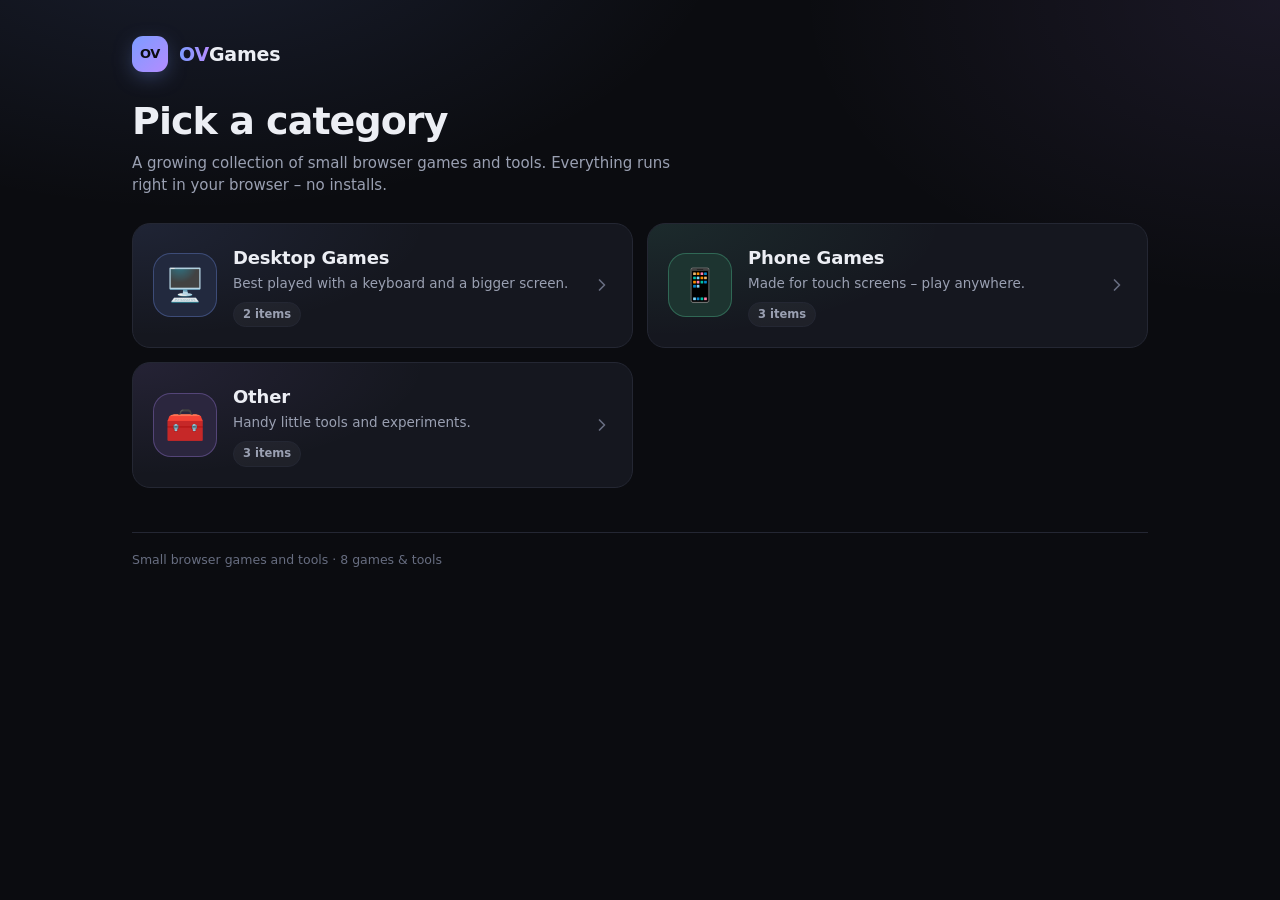
<file: index.html>
<!doctype html>
<html lang="en">
<head>
<meta charset="utf-8">
<meta name="viewport" content="width=device-width, initial-scale=1, viewport-fit=cover">
<meta name="theme-color" content="#0b0c10">
<meta name="description" content="OVGames — a collection of small browser games and tools.">
<title>OVGames</title>
<link rel="icon" href="data:image/svg+xml,%3Csvg xmlns='http://www.w3.org/2000/svg' viewBox='0 0 32 32'%3E%3Crect width='32' height='32' rx='8' fill='%23181a22'/%3E%3Ctext x='16' y='22' font-size='15' font-weight='800' font-family='Arial' text-anchor='middle' fill='%237c9cff'%3EOV%3C/text%3E%3C/svg%3E">
<style>
  /* =====================================================================
     OVGames – valikkosivu. Pelit avataan suoraan omina sivuinaan.
     Uusi peli: lisää rivi GAMES-listaan (ks. skriptin alku).
     ===================================================================== */
  :root {
    --bg: #0b0c10;
    --bg-2: #111319;
    --card: #15171f;
    --card-hover: #1b1e28;
    --line: #242733;
    --line-2: #323646;
    --text: #eceef4;
    --text-2: #9aa0b2;
    --text-3: #676d80;
    --accent: #7c9cff;
    --accent-2: #b48cff;
    --radius: 18px;
    --gutter: 16px;
    color-scheme: dark;
  }

  * { box-sizing: border-box; }
  html { -webkit-text-size-adjust: 100%; }
  body {
    margin: 0;
    min-height: 100vh;
    min-height: 100dvh;
    background:
      radial-gradient(900px 500px at 15% -10%, rgba(124, 156, 255, .13), transparent 60%),
      radial-gradient(800px 500px at 100% 0%, rgba(180, 140, 255, .09), transparent 60%),
      var(--bg);
    background-attachment: fixed;
    color: var(--text);
    font-family: system-ui, -apple-system, "Segoe UI", Roboto, "Helvetica Neue", Arial, sans-serif;
    font-size: 15px;
    line-height: 1.5;
    -webkit-font-smoothing: antialiased;
    -webkit-tap-highlight-color: transparent;
  }
  a { color: inherit; text-decoration: none; }
  :focus-visible { outline: 2px solid var(--accent); outline-offset: 3px; border-radius: 10px; }

  .wrap {
    max-width: 1080px;
    margin: 0 auto;
    padding: max(20px, env(safe-area-inset-top)) max(var(--gutter), env(safe-area-inset-right))
             max(40px, env(safe-area-inset-bottom)) max(var(--gutter), env(safe-area-inset-left));
  }
  @media (min-width: 700px) { :root { --gutter: 32px; } .wrap { padding-top: 36px; } }

  /* ---------- yläpalkki ---------- */
  .top { display: flex; align-items: center; gap: 12px; margin-bottom: 28px; }
  .logo {
    display: inline-flex; align-items: center; gap: 11px;
    font-weight: 800; font-size: 19px; letter-spacing: -.01em;
  }
  .logo-mark {
    width: 36px; height: 36px; border-radius: 11px;
    display: grid; place-items: center;
    background: linear-gradient(135deg, var(--accent), var(--accent-2));
    color: #0b0c10; font-size: 13px; font-weight: 900; letter-spacing: -.02em;
    box-shadow: 0 6px 24px -8px rgba(124, 156, 255, .8);
  }
  .logo span b { font-weight: 800; background: linear-gradient(90deg, var(--accent), var(--accent-2)); -webkit-background-clip: text; background-clip: text; color: transparent; }

  /* ---------- otsikkoalue ---------- */
  .crumbs {
    display: flex; align-items: center; gap: 8px; flex-wrap: wrap;
    margin: 0 0 6px; font-size: 13px; color: var(--text-3);
  }
  .crumbs a { color: var(--text-2); padding: 6px 0; }
  .crumbs a:hover { color: var(--text); }
  .back {
    display: inline-flex; align-items: center; gap: 6px;
    margin: 0 0 14px; padding: 9px 14px 9px 10px;
    border: 1px solid var(--line); border-radius: 999px;
    background: var(--bg-2); color: var(--text-2); font-size: 14px; font-weight: 500;
    transition: color .15s, border-color .15s, background-color .15s;
  }
  .back:hover { color: var(--text); border-color: var(--line-2); background: var(--card); }
  .back svg { width: 18px; height: 18px; }
  h1 { margin: 0; font-size: clamp(26px, 6vw, 38px); line-height: 1.15; letter-spacing: -.025em; font-weight: 750; }
  .lead { margin: 8px 0 26px; color: var(--text-2); max-width: 60ch; }

  /* ---------- kortit ---------- */
  .grid { display: grid; gap: 12px; grid-template-columns: 1fr; }
  @media (min-width: 560px) { .grid { grid-template-columns: repeat(2, minmax(0, 1fr)); gap: 14px; } }
  @media (min-width: 900px) { .grid.games { grid-template-columns: repeat(3, minmax(0, 1fr)); } }

  .card {
    --c: var(--accent);
    position: relative;
    display: flex; align-items: center; gap: 16px;
    min-height: 88px; padding: 16px 18px;
    border: 1px solid var(--line); border-radius: var(--radius);
    background: var(--card);
    overflow: hidden;
    transition: transform .18s ease, border-color .18s, background-color .18s, box-shadow .18s;
  }
  .card::before {
    content: ""; position: absolute; inset: 0; pointer-events: none;
    background: radial-gradient(420px 160px at 0% 0%, color-mix(in srgb, var(--c) 14%, transparent), transparent 70%);
    opacity: .7; transition: opacity .18s;
  }
  .card:hover {
    transform: translateY(-2px);
    border-color: color-mix(in srgb, var(--c) 45%, var(--line));
    background: var(--card-hover);
    box-shadow: 0 14px 34px -18px color-mix(in srgb, var(--c) 70%, transparent);
  }
  .card:hover::before { opacity: 1; }
  .card:active { transform: translateY(0) scale(.99); }

  .icon {
    position: relative; flex: none;
    width: 56px; height: 56px; border-radius: 16px;
    display: grid; place-items: center;
    font-size: 28px; line-height: 1;
    background: color-mix(in srgb, var(--c) 16%, var(--bg-2));
    border: 1px solid color-mix(in srgb, var(--c) 30%, transparent);
  }
  .body { position: relative; min-width: 0; flex: 1; }
  .title { display: block; font-size: 16.5px; font-weight: 650; letter-spacing: -.01em; }
  .desc { display: block; margin-top: 2px; font-size: 13.5px; color: var(--text-2); }
  .meta { display: flex; align-items: center; gap: 6px; flex-wrap: wrap; margin-top: 9px; }
  .chip {
    display: inline-flex; align-items: center; gap: 5px;
    padding: 3px 9px; border-radius: 999px;
    font-size: 11.5px; font-weight: 550; color: var(--text-2);
    background: rgba(255, 255, 255, .045); border: 1px solid var(--line);
  }
  .chip svg { width: 13px; height: 13px; }
  .chip.warn { color: #ffcf7a; border-color: rgba(255, 207, 122, .3); background: rgba(255, 207, 122, .07); }
  .arrow { position: relative; flex: none; width: 20px; height: 20px; color: var(--text-3); transition: transform .18s, color .18s; }
  .card:hover .arrow { color: var(--text); transform: translateX(3px); }

  /* kategoriakortit hieman isommat */
  .grid.cats .card { min-height: 112px; padding: 20px; }
  .grid.cats .icon { width: 64px; height: 64px; font-size: 32px; border-radius: 18px; }
  .grid.cats .title { font-size: 18px; }

  .empty { padding: 40px 0; color: var(--text-3); }

  footer { margin-top: 44px; padding-top: 18px; border-top: 1px solid var(--line); font-size: 12.5px; color: var(--text-3); }

  .view { animation: in .22s ease-out; }
  @keyframes in { from { opacity: 0; transform: translateY(6px); } }
  @media (prefers-reduced-motion: reduce) {
    *, *::before { animation: none !important; transition: none !important; }
  }
</style>
</head>
<body>
<div class="wrap">
  <header class="top">
    <a class="logo" href="#/" aria-label="OVGames home">
      <span class="logo-mark" aria-hidden="true">OV</span>
      <span><b>OV</b>Games</span>
    </a>
  </header>

  <main id="app" aria-live="polite"></main>

  <footer>Small browser games and tools · <span id="count"></span></footer>
</div>

<script>
(() => {
  'use strict';

  /* =====================================================================
     PELILISTA – uusi peli lisätään tähän yhdellä rivillä.
       category = kategorian tunnus (ks. CATEGORIES); tuntematon tunnus luo uuden kategorian
       path     = polku pelin aloitussivuun tämän tiedoston sijainnista
       devices  = 'desktop', 'phone' tai molemmat
       color    = kortin korostusväri (valinnainen)
     ===================================================================== */
  const GAMES = [
    { category: 'desktop-games', title: 'Copper Mountain', icon: '⛰️', color: '#d58b4c',
      path: 'desktop-games/vaskivuori/index.html',
      desc: 'Roguelike adventure – descend ten floors and win back the Sampo.', devices: ['desktop'] },
    { category: 'desktop-games', title: 'Saylor Snake', icon: '🐍', color: '#f7931a',
      path: 'desktop-games/saylorsnake/index.html',
      desc: 'Classic snake with a satirical Bitcoin twist.', devices: ['desktop'] },

    { category: 'phone-games', title: 'Orbit', icon: '🪐', color: '#7ad7ff',
      path: 'phone-games/orbit/index.html',
      desc: 'Fit pieces onto rotating rings and clear lines.', devices: ['phone', 'desktop'] },
    { category: 'phone-games', title: 'Block Workshop', icon: '🧱', color: '#c89a52',
      path: 'phone-games/palikkapaja/palikkapaja.html',
      desc: 'Drag wooden blocks onto the grid and fill rows and columns.', devices: ['phone', 'desktop'] },
    { category: 'phone-games', title: 'Drop', icon: '🧊', color: '#4f8dff',
      path: 'phone-games/pudotus/index.html',
      desc: 'Drop cubes and match three of a color before the stack overflows.', devices: ['phone', 'desktop'] },

    { category: 'other', title: 'Beat Meter', icon: '🎵', color: '#ffb020',
      path: 'other/metronomi/index.html',
      desc: 'Metronome with tap tempo and many time signatures.', devices: ['phone', 'desktop'] },
    { category: 'other', title: 'Key Hunt', icon: '🔑', color: '#ff7a00',
      path: 'other/avainjahti/index.html',
      desc: 'Visualizes just how enormous the Bitcoin key space is.', devices: ['desktop', 'phone'] },
    { category: 'other', title: 'IronGrid', icon: '🥁', color: '#ff5a1f',
      path: 'other/rumpukone/index.html',
      desc: 'Rock & metal drum machine – step sequencer, song mode, samples and WAV export.', devices: ['desktop'] },
  ];

  // Kategorioiden nimet, kuvaukset ja järjestys. Listaamaton kategoria näytetään lopussa tunnuksen pohjalta.
  const CATEGORIES = [
    { id: 'desktop-games', title: 'Desktop Games', icon: '🖥️', color: '#7c9cff', desc: 'Best played with a keyboard and a bigger screen.' },
    { id: 'phone-games',   title: 'Phone Games',   icon: '📱', color: '#5ee0a8', desc: 'Made for touch screens – play anywhere.' },
    { id: 'other',         title: 'Other',         icon: '🧰', color: '#b48cff', desc: 'Handy little tools and experiments.' },
  ];

  /* ===================================================================== */

  const ICONS = {
    desktop: '<svg viewBox="0 0 24 24" fill="none" stroke="currentColor" stroke-width="2" stroke-linecap="round" stroke-linejoin="round" aria-hidden="true"><rect x="3" y="4" width="18" height="12" rx="2"/><path d="M8 20h8M12 16v4"/></svg>',
    phone:   '<svg viewBox="0 0 24 24" fill="none" stroke="currentColor" stroke-width="2" stroke-linecap="round" stroke-linejoin="round" aria-hidden="true"><rect x="7" y="2.5" width="10" height="19" rx="2.5"/><path d="M11 18.5h2"/></svg>',
    arrow:   '<svg class="arrow" viewBox="0 0 24 24" fill="none" stroke="currentColor" stroke-width="2" stroke-linecap="round" stroke-linejoin="round" aria-hidden="true"><path d="m9 6 6 6-6 6"/></svg>',
    back:    '<svg viewBox="0 0 24 24" fill="none" stroke="currentColor" stroke-width="2" stroke-linecap="round" stroke-linejoin="round" aria-hidden="true"><path d="m15 6-6 6 6 6"/></svg>',
  };
  const DEVICE_LABEL = { desktop: 'Desktop', phone: 'Phone' };

  const app = document.getElementById('app');
  const touch = matchMedia('(pointer: coarse)').matches;
  const esc = s => String(s).replace(/[&<>"']/g, c => ({ '&': '&amp;', '<': '&lt;', '>': '&gt;', '"': '&quot;', "'": '&#39;' }[c]));
  const titleCase = id => id.replace(/[-_]+/g, ' ').replace(/\b\w/g, c => c.toUpperCase());

  // Kategoriat: määritellyt ensin, sitten pelilistasta löytyvät muut.
  function categories() {
    const list = CATEGORIES.map(c => ({ ...c }));
    for (const g of GAMES) {
      if (!list.some(c => c.id === g.category)) {
        list.push({ id: g.category, title: titleCase(g.category), icon: '🎮', color: '#7c9cff', desc: '' });
      }
    }
    return list
      .map(c => ({ ...c, games: GAMES.filter(g => g.category === c.id) }))
      .filter(c => c.games.length);
  }

  function categoryCard(c) {
    const n = c.games.length;
    return `<a class="card" href="#/${encodeURIComponent(c.id)}" style="--c:${esc(c.color)}">
      <span class="icon" aria-hidden="true">${esc(c.icon)}</span>
      <span class="body">
        <span class="title">${esc(c.title)}</span>
        ${c.desc ? `<span class="desc">${esc(c.desc)}</span>` : ''}
        <span class="meta"><span class="chip">${n} ${n === 1 ? 'item' : 'items'}</span></span>
      </span>
      ${ICONS.arrow}
    </a>`;
  }

  function gameCard(g) {
    const devices = g.devices && g.devices.length ? g.devices : ['desktop', 'phone'];
    let chips = devices.map(d => `<span class="chip">${ICONS[d] || ''}${esc(DEVICE_LABEL[d] || d)}</span>`).join('');
    if (touch && !devices.includes('phone')) chips += '<span class="chip warn">Best on a computer</span>';
    return `<a class="card" href="${encodeURI(g.path)}" style="--c:${esc(g.color || '#7c9cff')}">
      <span class="icon" aria-hidden="true">${esc(g.icon || '🎮')}</span>
      <span class="body">
        <span class="title">${esc(g.title)}</span>
        ${g.desc ? `<span class="desc">${esc(g.desc)}</span>` : ''}
        <span class="meta">${chips}</span>
      </span>
      ${ICONS.arrow}
    </a>`;
  }

  function renderHome(cats) {
    document.title = 'OVGames';
    app.innerHTML = `<section class="view">
      <h1>Pick a category</h1>
      <p class="lead">A growing collection of small browser games and tools. Everything runs right in your browser – no installs.</p>
      <div class="grid cats">${cats.map(categoryCard).join('')}</div>
    </section>`;
  }

  function renderCategory(c) {
    document.title = `${c.title} · OVGames`;
    app.innerHTML = `<section class="view">
      <a class="back" href="#/">${ICONS.back}All categories</a>
      <h1>${esc(c.icon)} ${esc(c.title)}</h1>
      ${c.desc ? `<p class="lead">${esc(c.desc)}</p>` : '<div style="height:22px"></div>'}
      <div class="grid games">${c.games.map(gameCard).join('')}</div>
    </section>`;
  }

  // Reititys osoitteen #-osan perusteella, jotta selaimen takaisin-painike toimii myös valikossa.
  function route() {
    const cats = categories();
    const id = decodeURIComponent(location.hash.replace(/^#\/?/, ''));
    const cat = cats.find(c => c.id === id);
    if (cat) renderCategory(cat);
    else renderHome(cats);
    window.scrollTo(0, 0);
  }

  document.getElementById('count').textContent = `${GAMES.length} games & tools`;
  window.addEventListener('hashchange', route);
  route();
})();
</script>
</body>
</html>
</file>
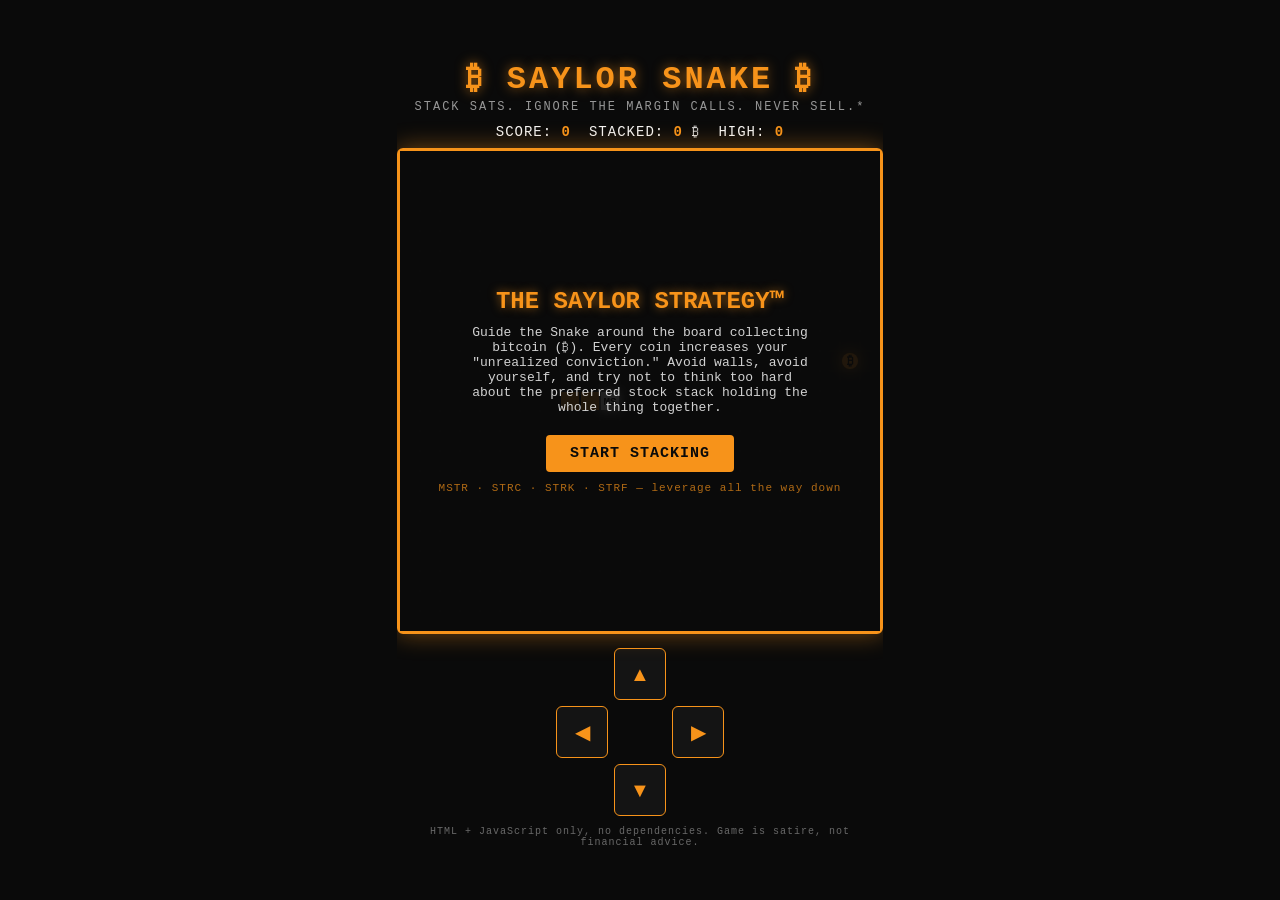
<file: desktop-games/saylorsnake/index.html>
<!DOCTYPE html>
<html lang="en">
<head>
<meta charset="UTF-8">
<title>SAYLOR SNAKE - Stack Sats</title>
<link rel="icon" href="data:image/svg+xml,%3Csvg%20xmlns='http://www.w3.org/2000/svg'%20viewBox='0%200%20100%20100'%3E%3Ccircle%20cx='50'%20cy='50'%20r='48'%20fill='%23f7931a'/%3E%3Ctext%20x='50'%20y='68'%20font-size='58'%20font-family='Arial,%20sans-serif'%20font-weight='bold'%20fill='%230a0a0a'%20text-anchor='middle'%3E%E2%82%BF%3C/text%3E%3C/svg%3E">
<style>
  :root{
    --black:#0a0a0a;
    --orange:#f7931a;
    --white:#f5f5f5;
  }
  *{box-sizing:border-box;}
  html,body{
    margin:0;
    height:100%;
    background:var(--black);
    color:var(--white);
    font-family:"Courier New", monospace;
    display:flex;
    flex-direction:column;
    align-items:center;
    justify-content:center;
    overflow:hidden;
  }
  h1{
    color:var(--orange);
    letter-spacing:3px;
    margin:8px 0 2px 0;
    font-size:clamp(20px,4vw,32px);
    text-shadow:0 0 12px rgba(247,147,26,0.6);
  }
  .subtitle{
    color:var(--white);
    opacity:0.6;
    font-size:12px;
    margin-bottom:10px;
    letter-spacing:2px;
    text-align:center;
    padding:0 12px;
  }
  #hud{
    display:flex;
    flex-wrap:wrap;
    justify-content:center;
    gap:18px;
    color:var(--white);
    font-size:14px;
    margin-bottom:8px;
    letter-spacing:1px;
  }
  #hud span{color:var(--orange); font-weight:bold;}
  #wrap{
    position:relative;
    border:3px solid var(--orange);
    box-shadow:0 0 25px rgba(247,147,26,0.45);
    border-radius:6px;
  }
  canvas{
    display:block;
    background:var(--black);
  }
  #overlay{
    position:absolute;
    inset:0;
    background:rgba(10,10,10,0.9);
    display:flex;
    flex-direction:column;
    align-items:center;
    justify-content:center;
    text-align:center;
    padding:20px;
  }
  #overlay h2{
    color:var(--orange);
    margin:0 0 6px 0;
    font-size:24px;
    text-shadow:0 0 10px rgba(247,147,26,0.6);
  }
  #overlay p{
    color:var(--white);
    margin:4px 0;
    font-size:13px;
    opacity:0.85;
    max-width:340px;
  }
  #overlay .ticker{
    color:var(--orange);
    font-size:11px;
    opacity:0.7;
    margin-top:10px;
    letter-spacing:1px;
  }
  #overlay button{
    margin-top:16px;
    background:var(--orange);
    color:var(--black);
    border:none;
    padding:10px 24px;
    font-family:inherit;
    font-weight:bold;
    font-size:15px;
    letter-spacing:1px;
    border-radius:4px;
    cursor:pointer;
    transition:transform 0.1s ease;
  }
  #overlay button:hover{transform:scale(1.05);}
  footer{
    margin-top:10px;
    font-size:10px;
    color:var(--white);
    opacity:0.4;
    letter-spacing:1px;
    text-align:center;
    max-width:480px;
    padding:0 10px;
  }
  #touchControls{
    display:grid;
    margin-top:14px;
    grid-template-columns:repeat(3,52px);
    grid-template-rows:repeat(3,52px);
    gap:6px;
  }
  #touchControls button{
    background:#141414;
    border:1px solid var(--orange);
    color:var(--orange);
    font-size:20px;
    border-radius:6px;
  }
</style>
</head>
<body>

<h1>₿ SAYLOR SNAKE ₿</h1>
<div class="subtitle">STACK SATS. IGNORE THE MARGIN CALLS. NEVER SELL.*</div>

<div id="hud">
  <div>SCORE: <span id="score">0</span></div>
  <div>STACKED: <span id="stacked">0</span> ₿</div>
  <div>HIGH: <span id="high">0</span></div>
</div>

<div id="wrap">
  <canvas id="game" width="480" height="480"></canvas>
  <div id="overlay">
    <h2>THE SAYLOR STRATEGY™</h2>
    <p>Guide the Snake around the board collecting bitcoin (₿). Every coin
    increases your "unrealized conviction." Avoid walls, avoid yourself,
    and try not to think too hard about the preferred stock stack holding
    the whole thing together.</p>
    <button id="startBtn">START STACKING</button>
    <div class="ticker">MSTR · STRC · STRK · STRF — leverage all the way down</div>
  </div>
</div>

<div id="touchControls">
  <div></div><button data-dir="up">▲</button><div></div>
  <button data-dir="left">◀</button><div></div><button data-dir="right">▶</button>
  <div></div><button data-dir="down">▼</button><div></div>
</div>

<footer>HTML + JavaScript only, no dependencies. Game is satire, not financial advice.</footer>

<script>
(function(){
  const canvas = document.getElementById('game');
  const ctx = canvas.getContext('2d');
  const GRID = 20;
  const CELLS = canvas.width / GRID; // 24
  const scoreEl = document.getElementById('score');
  const stackedEl = document.getElementById('stacked');
  const highEl = document.getElementById('high');
  const overlay = document.getElementById('overlay');
  const startBtn = document.getElementById('startBtn');

  let snake, dir, nextDir, food, score, stacked, speed, running, loopId;
  let highScore = 0;

  // Sarcastic game-over lines poking fun at the leverage-heavy product stack.
  // Framed as narrator commentary, not quotes from any real person.
  const gameOverLines = [
    "The snake got liquidated before the preferred shares did. Small mercies.",
    "Somewhere, a STRC coupon payment just became someone else's problem.",
    "Diamond hands, paper balance sheet.",
    "The convertible notes survive. The snake does not.",
    "Volatility is a feature, said nobody holding STRK at these prices.",
    "You died. The perpetual preferred stock, remarkably, did not — yet.",
    "Turns out 'infinite money glitch' had a wall in it after all.",
    "The NAV premium just went negative faster than your snake."
  ];

  function resetGame(){
    snake = [
      {x: 10, y: 12},
      {x: 9, y: 12},
      {x: 8, y: 12}
    ];
    dir = {x:1, y:0};
    nextDir = {x:1, y:0};
    score = 0;
    stacked = 0;
    speed = 130;
    placeFood();
    updateHud();
  }

  function placeFood(){
    let valid = false;
    while(!valid){
      food = {
        x: Math.floor(Math.random()*CELLS),
        y: Math.floor(Math.random()*CELLS)
      };
      valid = !snake.some(s => s.x === food.x && s.y === food.y);
    }
  }

  function updateHud(){
    scoreEl.textContent = score;
    stackedEl.textContent = stacked;
    highEl.textContent = highScore;
  }

  function drawCell(x, y, color, glow){
    ctx.fillStyle = color;
    if(glow){
      ctx.shadowColor = color;
      ctx.shadowBlur = 12;
    } else {
      ctx.shadowBlur = 0;
    }
    ctx.fillRect(x*GRID+1, y*GRID+1, GRID-2, GRID-2);
    ctx.shadowBlur = 0;
  }

  function drawGrid(){
    ctx.fillStyle = '#0a0a0a';
    ctx.fillRect(0,0,canvas.width,canvas.height);
    ctx.strokeStyle = 'rgba(245,245,245,0.04)';
    for(let i=0;i<=CELLS;i++){
      ctx.beginPath();
      ctx.moveTo(i*GRID,0);
      ctx.lineTo(i*GRID,canvas.height);
      ctx.stroke();
      ctx.beginPath();
      ctx.moveTo(0,i*GRID);
      ctx.lineTo(canvas.width,i*GRID);
      ctx.stroke();
    }
  }

  function drawSnake(){
    snake.forEach((seg, i) => {
      if(i === 0){
        drawCell(seg.x, seg.y, '#f5f5f5', true);
        ctx.fillStyle = '#0a0a0a';
        ctx.font = 'bold 11px Courier New';
        ctx.textAlign = 'center';
        ctx.fillText('MS', seg.x*GRID + GRID/2, seg.y*GRID + GRID/2 + 4);
      } else {
        const fade = Math.max(0.35, 1 - i*0.03);
        ctx.globalAlpha = fade;
        drawCell(seg.x, seg.y, '#f7931a', false);
        ctx.globalAlpha = 1;
      }
    });
  }

  function drawFood(){
    ctx.save();
    ctx.shadowColor = '#f7931a';
    ctx.shadowBlur = 15;
    ctx.fillStyle = '#f7931a';
    ctx.beginPath();
    const cx = food.x*GRID + GRID/2;
    const cy = food.y*GRID + GRID/2;
    ctx.arc(cx, cy, GRID/2 - 2, 0, Math.PI*2);
    ctx.fill();
    ctx.shadowBlur = 0;
    ctx.fillStyle = '#0a0a0a';
    ctx.font = 'bold 13px Courier New';
    ctx.textAlign = 'center';
    ctx.textBaseline = 'middle';
    ctx.fillText('₿', cx, cy+1);
    ctx.restore();
  }

  function step(){
    dir = nextDir;
    const head = {x: snake[0].x + dir.x, y: snake[0].y + dir.y};

    if(head.x < 0 || head.x >= CELLS || head.y < 0 || head.y >= CELLS){
      return gameOver();
    }
    if(snake.some(s => s.x === head.x && s.y === head.y)){
      return gameOver();
    }

    snake.unshift(head);

    if(head.x === food.x && head.y === food.y){
      score += 10;
      stacked += 1;
      if(speed > 60) speed -= 3;
      placeFood();
      restartLoop();
    } else {
      snake.pop();
    }

    updateHud();
    drawGrid();
    drawFood();
    drawSnake();
  }

  function restartLoop(){
    clearInterval(loopId);
    loopId = setInterval(step, speed);
  }

  function gameOver(){
    running = false;
    clearInterval(loopId);
    if(score > highScore) highScore = score;
    updateHud();
    const line = gameOverLines[Math.floor(Math.random()*gameOverLines.length)];
    overlay.innerHTML = `
      <h2>MARGIN CALLED</h2>
      <p>You stacked <strong style="color:#f7931a">${stacked} ₿</strong>
      (${score} points) of unrealized conviction.</p>
      <p style="opacity:0.75;">${line}</p>
      <button id="startBtn2">RE-LEVERAGE AND TRY AGAIN</button>
      <div class="ticker">Past performance of this snake is not indicative of future results</div>
    `;
    overlay.style.display = 'flex';
    document.getElementById('startBtn2').addEventListener('click', beginGame);
  }

  function beginGame(){
    overlay.style.display = 'none';
    resetGame();
    drawGrid();
    drawFood();
    drawSnake();
    running = true;
    restartLoop();
  }

  function setDir(x, y){
    if(dir.x === -x && dir.y === -y) return;
    if(dir.x === x && dir.y === y) return;
    nextDir = {x, y};
  }

  document.addEventListener('keydown', (e) => {
    switch(e.key){
      case 'ArrowUp': case 'w': case 'W': setDir(0,-1); e.preventDefault(); break;
      case 'ArrowDown': case 's': case 'S': setDir(0,1); e.preventDefault(); break;
      case 'ArrowLeft': case 'a': case 'A': setDir(-1,0); e.preventDefault(); break;
      case 'ArrowRight': case 'd': case 'D': setDir(1,0); e.preventDefault(); break;
      case ' ':
        if(!running) beginGame();
        e.preventDefault();
        break;
    }
  });

  document.querySelectorAll('#touchControls button').forEach(btn => {
    btn.addEventListener('click', () => {
      const d = btn.dataset.dir;
      if(d==='up') setDir(0,-1);
      if(d==='down') setDir(0,1);
      if(d==='left') setDir(-1,0);
      if(d==='right') setDir(1,0);
    });
  });

  startBtn.addEventListener('click', beginGame);

  resetGame();
  drawGrid();
  drawFood();
  drawSnake();
})();
</script>
</body>
</html>
</file>
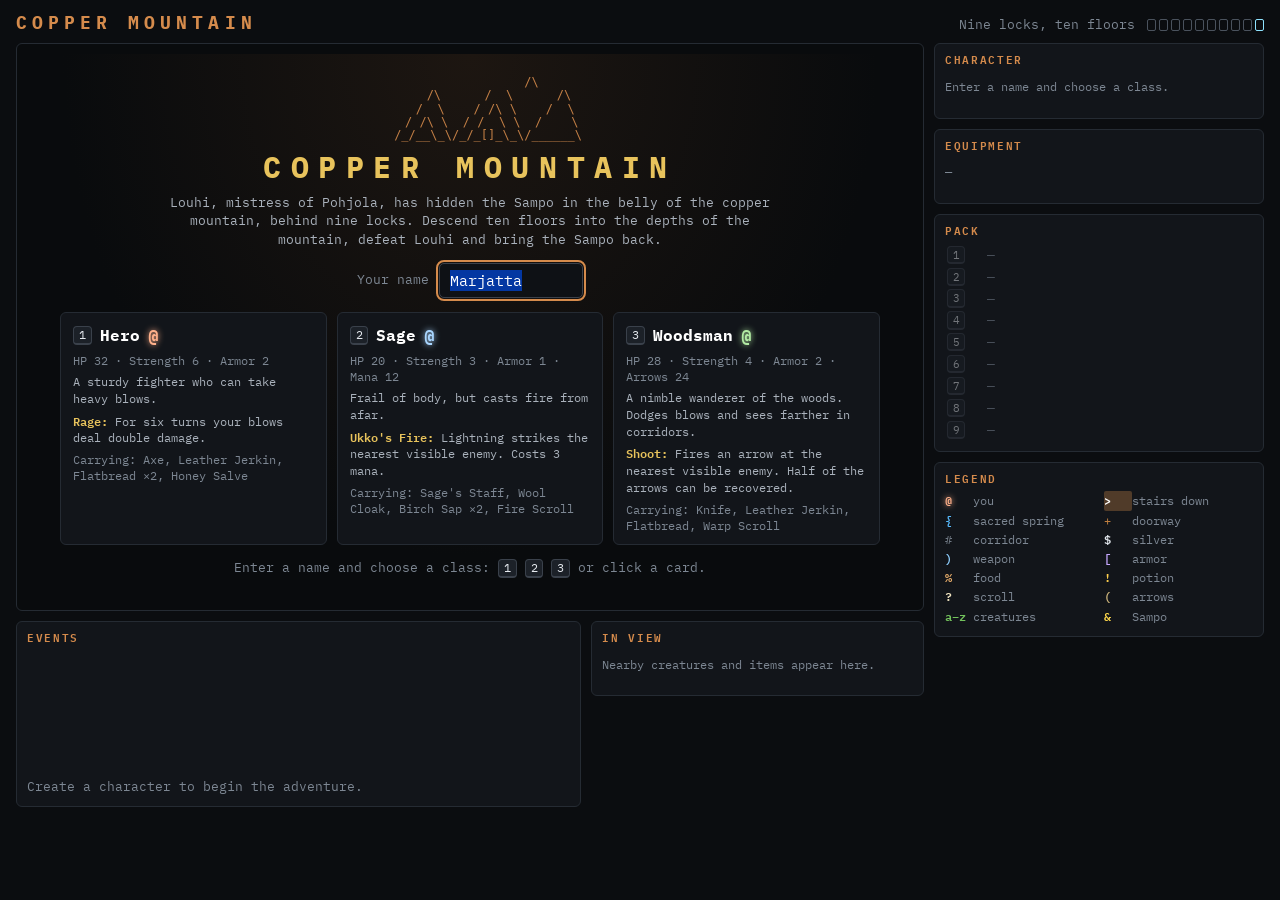
<file: desktop-games/vaskivuori/index.html>
<!DOCTYPE html>
<html lang="en">
<head>
<meta charset="utf-8">
<meta name="viewport" content="width=device-width, initial-scale=1">
<title>Copper Mountain</title>
<link rel="icon" href="data:image/svg+xml,<svg xmlns='http://www.w3.org/2000/svg' viewBox='0 0 32 32'><rect width='32' height='32' rx='6' fill='%230b0d10'/><text x='16' y='23' font-size='22' font-weight='700' text-anchor='middle' fill='%23d58b4c' font-family='monospace'>@</text></svg>">
<link rel="preconnect" href="https://fonts.googleapis.com">
<link rel="preconnect" href="https://fonts.gstatic.com" crossorigin>
<link href="https://fonts.googleapis.com/css2?family=IBM+Plex+Mono:wght@400;600&display=swap" rel="stylesheet">
<style>
  :root {
    color-scheme: dark;
    --mono: 'IBM Plex Mono', Consolas, 'Courier New', monospace;
    --tausta: #0b0d10;
    --paneeli: #12151a;
    --paneeli-2: #181c22;
    --reuna: #252b33;
    --teksti: #cfd5dc;
    --himmea: #7d8793;
    --vaski: #d58b4c;
    --kulta: #e8c35c;
    --hyva: #7fd07c;
    --paha: #ff6b6b;
    --tieto: #82b8ff;
    --hp: #d9534f;
    --mana: #4f8fe0;
    --xp: #c79a3c;
  }

  * { box-sizing: border-box; }

  body {
    margin: 0;
    background: var(--tausta);
    color: var(--teksti);
    font-family: var(--mono);
    font-size: 13px;
    line-height: 1.4;
  }

  button { font: inherit; color: inherit; }

  kbd {
    display: inline-block;
    min-width: 1.6em;
    padding: 0 .35em;
    border: 1px solid #3a414b;
    border-bottom-width: 2px;
    border-radius: 4px;
    background: #1c2128;
    color: #e6eaef;
    font-family: var(--mono);
    font-size: .9em;
    line-height: 1.35;
    text-align: center;
  }

  .app {
    max-width: 1320px;
    margin: 0 auto;
    padding: 10px 16px 16px;
  }

  /* --- yläpalkki --- */
  .ylapalkki {
    display: flex;
    align-items: baseline;
    justify-content: space-between;
    gap: 12px;
    flex-wrap: wrap;
    margin-bottom: 8px;
  }
  .ylapalkki h1 {
    margin: 0;
    font-size: 18px;
    letter-spacing: .28em;
    text-transform: uppercase;
    color: var(--vaski);
  }
  .kerrostieto {
    display: flex;
    align-items: center;
    gap: 12px;
    color: var(--himmea);
  }
  .kerrostieto b { color: var(--teksti); font-weight: 600; }
  .lukot { display: inline-flex; gap: 3px; }
  .lukot i {
    width: 9px;
    height: 12px;
    border: 1px solid #4a525d;
    border-radius: 2px;
  }
  .lukot i.auki { background: var(--vaski); border-color: var(--vaski); }
  .lukot i.louhi { border-color: #8fe3ff; }

  /* --- asettelu --- */
  .peli {
    display: grid;
    grid-template-columns: minmax(0, 1.7fr) minmax(0, 1fr) 330px;
    grid-template-rows: auto 1fr;
    grid-template-areas:
      "kartta kartta sivu"
      "loki nakyvissa sivu";
    gap: 10px;
    align-items: start;
  }
  .kartta-ruutu { grid-area: kartta; }
  .loki-ruutu { grid-area: loki; }
  .nakyvissa-ruutu { grid-area: nakyvissa; }
  .sivu { grid-area: sivu; display: grid; gap: 10px; }

  .ruutu {
    background: var(--paneeli);
    border: 1px solid var(--reuna);
    border-radius: 6px;
    padding: 8px 10px 10px;
    min-width: 0;
  }
  .ruutu > h2 {
    margin: 0 0 6px;
    font-size: 10.5px;
    font-weight: 600;
    letter-spacing: .16em;
    text-transform: uppercase;
    color: var(--vaski);
  }

  /* --- kartta --- */
  .kartta-ruutu {
    position: relative;
    padding: 10px;
    background: #090b0d;
    min-height: 200px;
  }
  .kartta-ruutu.luodaan .kartta-kehys,
  .kartta-ruutu.luodaan .alarivi,
  .kartta-ruutu.luodaan .kosketus { display: none; }
  .kartta-ruutu.luodaan .peite { position: static; padding: 22px 12px; }
  .kartta-kehys { overflow-x: auto; scrollbar-width: thin; }
  .kartta {
    display: block;
    width: max-content;
    margin: 0 auto;
    font-family: var(--mono);
    font-size: 14px;
    line-height: 1.2;
    white-space: pre;
    text-align: left;
    color: var(--teksti);
    cursor: pointer;
    user-select: none;
    -webkit-user-select: none;
  }
  .alarivi {
    display: flex;
    justify-content: space-between;
    align-items: center;
    gap: 12px;
    flex-wrap: wrap;
    margin-top: 8px;
    padding-top: 7px;
    border-top: 1px solid var(--reuna);
    color: var(--himmea);
    font-size: 12px;
  }
  .pikaohje { display: flex; flex-wrap: wrap; gap: 4px 14px; }
  .pikaohje span { white-space: nowrap; }
  .kohta { color: var(--teksti); min-height: 1.4em; }

  .t-f { color: #56606c; }
  .t-c { color: #6f7883; }
  .t-w { color: #9ba6b4; }
  .t-d { color: #c07f3f; }
  .t-s { color: #fff; font-weight: 600; background: rgba(213, 139, 76, .32); border-radius: 2px; }
  .t-l { color: #58bcff; font-weight: 600; }
  .t-k { color: #4d545d; }
  .i { font-weight: 600; }
  .i-weapon { color: #8fd0ff; }
  .i-armor { color: #c6a8ff; }
  .i-food { color: #e2a968; }
  .i-mesivoide { color: #ffcf4d; }
  .i-mahla { color: #9be07a; }
  .i-vakijuoma { color: #ff7a59; }
  .i-scroll { color: #efe3bf; }
  .i-arrows { color: #cdb57c; }
  .i-silver { color: #e3e8ee; }
  .i-sampo { color: #ffd84a; animation: hohto 1.4s ease-in-out infinite; }
  @keyframes hohto { 50% { color: #fff6c9; text-shadow: 0 0 8px #ffd84a; } }
  .m { font-weight: 600; }
  .uni { opacity: .7; }
  .kohde { background: rgba(255, 107, 107, .28); border-radius: 2px; }
  .pl { font-weight: 600; text-shadow: 0 0 6px currentColor; }
  .pl-urho { color: #ffb08a; }
  .pl-tietaja { color: #a9d6ff; }
  .pl-eramies { color: #b2eba3; }
  .raivo { color: #ff4d4d; text-shadow: 0 0 8px #ff4d4d; }
  .mem { opacity: .36; }

  /* --- kosketusohjaimet (vain kosketusnäytöillä) --- */
  .kosketus { display: none; }
  @media (pointer: coarse) {
    .kosketus {
      display: flex;
      justify-content: center;
      align-items: center;
      gap: 18px;
      margin-top: 10px;
    }
    .pikaohje { display: none; }
  }
  .ristiohjain {
    display: grid;
    grid-template-columns: repeat(3, 48px);
    grid-template-rows: repeat(3, 48px);
    gap: 4px;
  }
  .kosketus button {
    border: 1px solid var(--reuna);
    border-radius: 8px;
    background: var(--paneeli-2);
    font-size: 18px;
    touch-action: manipulation;
  }
  .kosketus button:active { background: #262c35; }
  .ristiohjain [data-suunta="0,-1"] { grid-area: 1 / 2; }
  .ristiohjain [data-suunta="-1,0"] { grid-area: 2 / 1; }
  .ristiohjain [data-toiminto="action"] { grid-area: 2 / 2; font-size: 13px; }
  .ristiohjain [data-suunta="1,0"] { grid-area: 2 / 3; }
  .ristiohjain [data-suunta="0,1"] { grid-area: 3 / 2; }
  .kosketus .iso { padding: 12px 16px; font-size: 14px; }

  /* --- loki --- */
  .loki {
    list-style: none;
    margin: 0;
    padding: 0;
    height: calc(8 * 1.45em);
    overflow: hidden;
    display: flex;
    flex-direction: column;
    justify-content: flex-end;
    font-size: 12.5px;
    line-height: 1.45;
  }
  .loki li { color: var(--himmea); }
  .loki li.uusi { color: var(--teksti); }
  .loki li.uusi.hyva { color: var(--hyva); }
  .loki li.uusi.paha { color: var(--paha); }
  .loki li.uusi.tieto { color: var(--tieto); }
  .loki li.uusi.kulta { color: var(--kulta); }
  .loki li.uusi::before { content: '› '; color: var(--vaski); }

  /* --- näkyvissä --- */
  .jalat {
    margin-bottom: 6px;
    padding: 4px 7px;
    border-radius: 4px;
    background: var(--paneeli-2);
    font-size: 12px;
  }
  .lista {
    list-style: none;
    margin: 0;
    padding: 0;
    font-size: 12.5px;
    max-height: calc(8 * 1.6em);
    overflow: hidden;
  }
  .lista li {
    display: flex;
    align-items: center;
    gap: 7px;
    line-height: 1.6;
    white-space: nowrap;
  }
  .lista li[data-x] { cursor: pointer; }
  .lista li[data-x]:hover .ln { text-decoration: underline; }
  .lista .ln { overflow: hidden; text-overflow: ellipsis; }
  .g { display: inline-block; width: 1ch; text-align: center; font-weight: 600; }
  .minipalkki {
    flex: 0 0 42px;
    height: 5px;
    border-radius: 3px;
    background: #2a2f37;
    overflow: hidden;
  }
  .minipalkki i { display: block; height: 100%; background: var(--hp); }
  .lista small { color: var(--himmea); }
  .tag {
    font-style: normal;
    font-size: 10.5px;
    padding: 0 5px;
    border-radius: 3px;
    background: #262b33;
    color: var(--himmea);
  }
  .tag.kohde-tag { background: rgba(255, 107, 107, .25); color: #ffb3b3; }
  .tyhja-teksti { color: var(--himmea); font-size: 12px; }

  /* --- hahmo --- */
  .nimirivi {
    display: flex;
    justify-content: space-between;
    align-items: baseline;
    gap: 8px;
    margin-bottom: 6px;
  }
  .nimirivi b { font-size: 15px; color: #fff; overflow: hidden; text-overflow: ellipsis; white-space: nowrap; }
  .nimirivi span { color: var(--himmea); white-space: nowrap; }
  .mittari {
    display: grid;
    grid-template-columns: 38px 1fr 58px;
    align-items: center;
    gap: 8px;
    margin: 3px 0;
    font-size: 12px;
  }
  .m-nimi { color: var(--himmea); }
  .m-arvo { text-align: right; font-variant-numeric: tabular-nums; }
  .palkki {
    height: 9px;
    border-radius: 5px;
    background: #242931;
    overflow: hidden;
  }
  .palkki i { display: block; height: 100%; border-radius: 5px; transition: width .15s; }
  .mittari.hp i { background: var(--hp); }
  .mittari.mana i { background: var(--mana); }
  .mittari.xp i { background: var(--xp); }
  .mittari.vaara .m-arvo { color: var(--paha); font-weight: 600; }
  .mittari.vaara i { animation: syke 1s ease-in-out infinite; }
  @keyframes syke { 50% { opacity: .45; } }
  .arvot {
    display: grid;
    grid-template-columns: 1fr 1fr;
    gap: 1px 12px;
    margin: 8px 0 0;
    font-size: 12px;
  }
  .arvot div { display: flex; justify-content: space-between; }
  .arvot dt { color: var(--himmea); }
  .arvot dd { margin: 0; font-variant-numeric: tabular-nums; }
  .tilat { display: flex; flex-wrap: wrap; gap: 4px; margin-top: 6px; }
  .tilat:empty { display: none; }
  .tila {
    font-size: 11px;
    padding: 1px 6px;
    border-radius: 3px;
    background: rgba(127, 208, 124, .15);
    color: var(--hyva);
  }
  .tila.odota { background: #242931; color: var(--himmea); }
  .kyky {
    display: flex;
    align-items: center;
    gap: 9px;
    width: 100%;
    margin-top: 8px;
    padding: 6px 8px;
    border: 1px solid #5a4028;
    border-radius: 5px;
    background: rgba(213, 139, 76, .1);
    text-align: left;
    cursor: pointer;
  }
  .kyky:hover { background: rgba(213, 139, 76, .18); }
  .kyky b { display: block; color: var(--kulta); font-weight: 600; }
  .kyky small { color: var(--himmea); }
  .kyky.ei-valmis { border-color: var(--reuna); background: transparent; }
  .kyky.ei-valmis b { color: var(--himmea); }

  /* --- varusteet ja reppu --- */
  .varuste, .reppu li {
    display: grid;
    align-items: center;
    gap: 7px;
    font-size: 12.5px;
    line-height: 1.75;
  }
  .varuste { grid-template-columns: 44px 1ch minmax(0, max-content) minmax(0, 1fr); }
  .varuste .lj { color: var(--himmea); }
  .varuste small, .reppu small {
    color: var(--himmea);
    white-space: nowrap;
    overflow: hidden;
    text-overflow: ellipsis;
    text-align: right;
  }
  .vn { overflow: hidden; text-overflow: ellipsis; white-space: nowrap; }
  .reppu { list-style: none; margin: 0; padding: 0; }
  .reppu li {
    grid-template-columns: auto 1ch minmax(0, max-content) minmax(0, 1fr) 12px 18px;
    padding: 0 2px;
    border-radius: 4px;
    cursor: pointer;
  }
  .reppu li:hover { background: var(--paneeli-2); }
  .reppu li.tyhja { cursor: default; color: #474e58; }
  .reppu li.tyhja:hover { background: none; }
  .reppu li.tyhja kbd { opacity: .45; }
  .vert { font-size: 10px; text-align: center; }
  .vert.parempi { color: var(--hyva); }
  .vert.huonompi { color: #6b5555; }
  .hylkaa {
    width: 18px;
    height: 18px;
    padding: 0;
    border: 0;
    border-radius: 3px;
    background: none;
    color: #59616c;
    line-height: 1;
    cursor: pointer;
  }
  .hylkaa:hover { background: #3a2626; color: var(--paha); }

  .merkit {
    display: grid;
    grid-template-columns: 1fr 1fr;
    gap: 0 10px;
    font-size: 12px;
    line-height: 1.6;
    color: var(--himmea);
  }
  .merkit span .g { margin-right: 6px; }

  /* --- peitenäkymät (hahmonluonti ja pelin loppu) --- */
  .peite {
    position: absolute;
    inset: 0;
    overflow: auto;
    border-radius: 6px;
    display: flex;
    align-items: center;
    justify-content: center;
    padding: 18px;
  }
  .peite[hidden] { display: none; }
  .peite.luonti-peite { background: radial-gradient(ellipse at 50% 0%, #1d1611 0%, #090b0d 65%); }
  .peite.loppu-peite { background: rgba(6, 8, 10, .82); backdrop-filter: blur(2px); }

  .luonti { max-width: 820px; width: 100%; text-align: center; }
  .vuori {
    margin: 0 auto;
    color: var(--vaski);
    font-size: 12px;
    line-height: 1.1;
    opacity: .9;
  }
  .luonti h2 {
    margin: 4px 0 6px;
    font-size: 30px;
    letter-spacing: .32em;
    text-transform: uppercase;
    color: var(--kulta);
  }
  .tarina { max-width: 600px; margin: 0 auto 14px; color: #aab2bc; }
  .nimikentta {
    display: inline-flex;
    align-items: center;
    gap: 10px;
    margin-bottom: 14px;
    color: var(--himmea);
  }
  .nimikentta input {
    width: 16ch;
    padding: 6px 10px;
    border: 1px solid #3a414b;
    border-radius: 5px;
    background: #0e1115;
    color: #fff;
    font: inherit;
    font-size: 15px;
  }
  .nimikentta input:focus { outline: 2px solid var(--vaski); outline-offset: 1px; }
  .luokat {
    display: grid;
    grid-template-columns: repeat(3, minmax(0, 1fr));
    gap: 10px;
    text-align: left;
  }
  .luokka {
    display: flex;
    flex-direction: column;
    gap: 5px;
    padding: 10px 12px;
    border: 1px solid var(--reuna);
    border-radius: 6px;
    background: var(--paneeli);
    cursor: pointer;
    text-align: left;
  }
  .luokka:hover, .luokka:focus-visible { border-color: var(--vaski); background: #17130f; outline: none; }
  .luokka-otsikko { display: flex; align-items: center; gap: 8px; }
  .luokka-otsikko b { font-size: 16px; color: #fff; }
  .luokka-otsikko .g { margin-left: auto; font-size: 18px; }
  .luokka p { margin: 0; font-size: 12px; color: #aab2bc; }
  .luokka .arvorivi { color: var(--himmea); font-size: 11.5px; }
  .luokka .kykyteksti b { color: var(--kulta); font-weight: 600; }
  .luokka .alku { color: var(--himmea); font-size: 11.5px; }
  .vihje { margin: 14px 0 0; color: var(--himmea); }

  .loppu { max-width: 520px; text-align: center; }
  .loppu pre { margin: 0 auto 6px; font-size: 13px; line-height: 1.15; display: inline-block; text-align: left; }
  .hauta { color: #9ba6b4; }
  .sampokuva { color: var(--kulta); }
  .loppu h2 { margin: 6px 0; font-size: 24px; letter-spacing: .12em; }
  .loppu h2.kuolema { color: var(--paha); }
  .loppu h2.voitto { color: var(--kulta); }
  .loppu p { margin: 0 0 10px; color: #aab2bc; }
  .tulos {
    display: grid;
    grid-template-columns: auto auto;
    justify-content: center;
    gap: 2px 24px;
    margin: 0 0 14px;
    text-align: left;
  }
  .tulos dt { color: var(--himmea); }
  .tulos dd { margin: 0; text-align: right; font-variant-numeric: tabular-nums; }
  .tulos .pisteet { color: var(--kulta); font-weight: 600; }
  .uusi-peli {
    display: inline-flex;
    align-items: center;
    gap: 8px;
    padding: 8px 16px;
    border: 1px solid var(--vaski);
    border-radius: 6px;
    background: rgba(213, 139, 76, .14);
    cursor: pointer;
  }
  .uusi-peli:hover { background: rgba(213, 139, 76, .26); }

  /* --- kapeat näytöt --- */
  @media (max-width: 1020px) {
    .peli {
      grid-template-columns: minmax(0, 1fr) minmax(0, 1fr);
      grid-template-areas:
        "kartta kartta"
        "loki nakyvissa"
        "sivu sivu";
    }
    .sivu { grid-template-columns: 1fr 1fr; }
  }
  @media (max-width: 640px) {
    .app { padding: 8px 8px 16px; }
    .peli {
      grid-template-columns: minmax(0, 1fr);
      grid-template-areas: "kartta" "loki" "nakyvissa" "sivu";
    }
    .sivu { grid-template-columns: 1fr; }
    .luokat { grid-template-columns: 1fr; }
    .kartta-ruutu { padding: 6px; }
    .luonti h2 { font-size: 22px; }
  }
</style>
</head>
<body>
<div class="app">
  <header class="ylapalkki">
    <h1>Copper Mountain</h1>
    <div class="kerrostieto">
      <span id="kerros"></span>
      <span class="lukot" id="lukot" title="Opened locks"></span>
    </div>
  </header>

  <main class="peli">
    <section class="ruutu kartta-ruutu" id="kartta-ruutu">
      <div class="kartta-kehys"><pre id="kartta" class="kartta" aria-label="Game map"></pre></div>
      <div class="kosketus" id="kosketus">
        <div class="ristiohjain">
          <button data-suunta="0,-1" aria-label="Up">▲</button>
          <button data-suunta="-1,0" aria-label="Left">◀</button>
          <button data-toiminto="action" aria-label="Action">●</button>
          <button data-suunta="1,0" aria-label="Right">▶</button>
          <button data-suunta="0,1" aria-label="Down">▼</button>
        </div>
        <button class="iso" data-toiminto="ability">Ability</button>
      </div>
      <div class="alarivi">
        <div class="pikaohje">
          <span><kbd>←↑↓→</kbd>/<kbd>WASD</kbd> move and attack</span>
          <span><kbd>Space</kbd> wait · stairs · spring</span>
          <span><kbd>Q</kbd> ability</span>
          <span><kbd>1</kbd>–<kbd>9</kbd> use</span>
          <span><kbd>Shift</kbd>+<kbd>1</kbd>–<kbd>9</kbd> drop</span>
        </div>
        <div class="kohta" id="kohta"></div>
      </div>
      <div class="peite" id="peite" hidden></div>
    </section>

    <section class="ruutu loki-ruutu">
      <h2>Events</h2>
      <ol class="loki" id="loki" aria-live="polite"></ol>
    </section>

    <section class="ruutu nakyvissa-ruutu">
      <h2>In view</h2>
      <div id="nakyvissa"></div>
    </section>

    <aside class="sivu">
      <section class="ruutu">
        <h2>Character</h2>
        <div id="hahmo"></div>
      </section>
      <section class="ruutu">
        <h2>Equipment</h2>
        <div id="varusteet"></div>
      </section>
      <section class="ruutu">
        <h2>Pack</h2>
        <ol class="reppu" id="reppu"></ol>
      </section>
      <section class="ruutu">
        <h2>Legend</h2>
        <div class="merkit" id="merkit"></div>
      </section>
    </aside>
  </main>
</div>

<script src="peli.js"></script>
<script>
(function () {
  'use strict';

  const V = window.Vaskivuori;
  const T = V.T;
  const $ = s => document.querySelector(s);
  const el = {
    ruutu: $('#kartta-ruutu'), kartta: $('#kartta'), peite: $('#peite'), kohta: $('#kohta'),
    loki: $('#loki'), nakyvissa: $('#nakyvissa'), hahmo: $('#hahmo'), varusteet: $('#varusteet'),
    reppu: $('#reppu'), merkit: $('#merkit'), kerros: $('#kerros'), lukot: $('#lukot'),
  };

  const NAMES = ['Aino', 'Väinö', 'Kyllikki', 'Ilmari', 'Marjatta', 'Kalervo', 'Annikki', 'Tellervo', 'Antero', 'Mielikki', 'Untamo', 'Lemmikki'];
  const LINE_HEIGHT = 1.2;

  const TERRAIN = [];
  TERRAIN[T.ROCK] = [' ', ''];
  TERRAIN[T.FLOOR] = ['.', 't-f'];
  TERRAIN[T.CORR] = ['#', 't-c'];
  TERRAIN[T.WALL_H] = ['-', 't-w'];
  TERRAIN[T.WALL_V] = ['|', 't-w'];
  TERRAIN[T.DOOR] = ['+', 't-d'];
  TERRAIN[T.STAIRS] = ['>', 't-s'];
  TERRAIN[T.SPRING] = ['{', 't-l'];
  TERRAIN[T.DRY] = ['{', 't-k'];

  const TERRAIN_NAME = {
    [T.FLOOR]: 'floor', [T.CORR]: 'corridor', [T.WALL_H]: 'rock wall', [T.WALL_V]: 'rock wall',
    [T.DOOR]: 'doorway', [T.STAIRS]: 'Stairs down', [T.SPRING]: 'Sacred spring', [T.DRY]: 'dried-up spring',
  };

  const LEGEND = [
    ['@', 'pl pl-urho', 'you'],
    ['>', 't-s', 'stairs down'],
    ['{', 't-l', 'sacred spring'],
    ['+', 't-d', 'doorway'],
    ['#', 't-c', 'corridor'],
    ['$', 'i i-silver', 'silver'],
    [')', 'i i-weapon', 'weapon'],
    ['[', 'i i-armor', 'armor'],
    ['%', 'i i-food', 'food'],
    ['!', 'i i-mesivoide', 'potion'],
    ['?', 'i i-scroll', 'scroll'],
    ['(', 'i i-arrows', 'arrows'],
    ['a–z', 'm m-hiisi', 'creatures'],
    ['&', 'i i-sampo', 'Sampo'],
  ];

  let game = null;
  let mode = 'luonti';
  let lastName = '';
  let travel = null;
  let blockRepeat = false;
  let endShownAt = 0;
  let charRatio = 0.6;

  const esc = s => String(s).replace(/[&<>"]/g, c => ({ '&': '&amp;', '<': '&lt;', '>': '&gt;', '"': '&quot;' }[c]));
  const itemClass = id => `i i-${V.ITEMS[id].kind} i-${id}`;
  const randomName = () => NAMES[Math.floor(Math.random() * NAMES.length)];

  // Hirviöiden värit tulevat pelilogiikan taulukosta.
  const style = document.createElement('style');
  style.textContent = Object.entries(V.MONSTERS).map(([id, m]) => `.m-${id}{color:${m.color}}`).join('\n');
  document.head.appendChild(style);

  // --- piirto ---------------------------------------------------------------

  const wrap = (cls, s) => (cls ? `<span class="${cls}">${esc(s)}</span>` : esc(s));

  function threats() {
    return game ? V.visibleMonsters(game).filter(m => !m.asleep).length : 0;
  }

  function renderMap() {
    const W = V.W, H = V.H;
    if (!game) {
      el.kartta.textContent = Array(H).fill(' '.repeat(W)).join('\n');
      return;
    }
    const g = game, p = g.player;
    const mons = new Map();
    for (const m of g.monsters) {
      const i = m.y * W + m.x;
      if (g.vis[i]) mons.set(i, m);
    }
    const target = p.cls !== 'urho' && !g.over ? V.nearestTarget(g) : null;
    const rows = [];
    for (let y = 0; y < H; y++) {
      let row = '', cur = null, buf = '';
      for (let x = 0; x < W; x++) {
        const i = y * W + x;
        let ch = ' ', cls = '';
        if (x === p.x && y === p.y) {
          ch = '@';
          cls = 'pl pl-' + p.cls + (p.raivo > 0 ? ' raivo' : '');
        } else if (mons.has(i)) {
          const m = mons.get(i);
          ch = V.MONSTERS[m.id].ch;
          cls = 'm m-' + m.id + (m === target ? ' kohde' : '') + (m.asleep ? ' uni' : '');
        } else if (g.seen[i]) {
          const it = g.items.get(i);
          if (it) {
            ch = V.ITEMS[it.id].ch;
            cls = itemClass(it.id);
          } else {
            [ch, cls] = TERRAIN[g.map[i]];
          }
          if (cls && !g.vis[i]) cls += ' mem';
        }
        if (cls !== cur) {
          row += wrap(cur, buf);
          cur = cls;
          buf = '';
        }
        buf += ch;
      }
      rows.push(row + wrap(cur, buf));
    }
    el.kartta.innerHTML = rows.join('\n');
    centerOnPlayer();
  }

  // Kapealla näytöllä kartta on leveämpi kuin ruutu: pidetään pelaaja näkyvissä.
  function centerOnPlayer() {
    const frame = el.kartta.parentElement;
    if (!game || frame.scrollWidth <= frame.clientWidth) return;
    const cellW = el.kartta.offsetWidth / V.W;
    frame.scrollLeft = (game.player.x + 0.5) * cellW - frame.clientWidth / 2;
  }

  function renderHeader() {
    const depth = game ? game.depth : 0;
    el.kerros.innerHTML = game
      ? `Floor <b>${depth}/${V.MAX_DEPTH}</b> · ${esc(V.FLOOR_NAMES[depth - 1])}`
      : 'Nine locks, ten floors';
    let locks = '';
    for (let k = 1; k <= V.MAX_DEPTH; k++) {
      const cls = k < depth ? 'auki' : k === V.MAX_DEPTH ? 'louhi' : '';
      locks += `<i class="${cls}" title="${k === V.MAX_DEPTH ? "Louhi's Chamber" : 'Lock ' + k}"></i>`;
    }
    el.lukot.innerHTML = locks;
  }

  function renderLog(fromIndex) {
    if (!game) {
      el.loki.innerHTML = '<li>Create a character to begin the adventure.</li>';
      return;
    }
    const log = game.log;
    const start = Math.max(0, log.length - 8);
    let html = '';
    for (let k = start; k < log.length; k++) {
      const e = log[k];
      const fresh = k >= fromIndex;
      html += `<li class="${fresh ? 'uusi ' + e.kind : ''}">${esc(e.text)}</li>`;
    }
    el.loki.innerHTML = html;
  }

  function meter(label, cls, pct, text) {
    pct = Math.max(0, Math.min(100, pct));
    return `<div class="mittari ${cls}"><span class="m-nimi">${label}</span>` +
      `<span class="palkki"><i style="width:${pct}%"></i></span><span class="m-arvo">${text}</span></div>`;
  }

  function renderHahmo() {
    if (!game) {
      el.hahmo.innerHTML = '<p class="tyhja-teksti">Enter a name and choose a class.</p>';
      return;
    }
    const g = game, p = g.player, c = V.classOf(p);
    const base = V.XP_TABLE[p.level - 1], next = V.XP_TABLE[p.level];
    const danger = !g.over && p.hp <= p.maxHp * 0.3;
    let h = `<div class="nimirivi"><b>${esc(p.name)}</b><span>${c.name} · level ${p.level}</span></div>`;
    h += meter('HP', 'hp' + (danger ? ' vaara' : ''), (p.hp / p.maxHp) * 100, `${p.hp}/${p.maxHp}`);
    if (p.maxMana) h += meter('Mana', 'mana', (p.mana / p.maxMana) * 100, `${p.mana}/${p.maxMana}`);
    h += meter('XP', 'xp', ((p.xp - base) / (next - base)) * 100, `${p.xp}/${next}`);

    const def = V.ITEMS[p.armor.id].def;
    const stats = [
      ['Strength', p.voima],
      ['Armor', p.shield > 0 ? `${def}+4` : def],
      ['Silver', p.silver],
      ['Kills', p.kills],
      ['Turn', g.turn],
      p.cls === 'eramies' ? ['Arrows', p.arrows] : ['Deepest', `${g.maxDepth}/${V.MAX_DEPTH}`],
    ];
    if (p.cls === 'eramies') stats.push(['Dodge', `${V.dodge(p)}%`]);
    h += '<dl class="arvot">' + stats.map(([k, v]) => `<div><dt>${k}</dt><dd>${v}</dd></div>`).join('') + '</dl>';

    const effects = [];
    if (p.raivo > 0) effects.push(`<span class="tila">Rage: ${p.raivo} turns</span>`);
    if (p.shield > 0) effects.push(`<span class="tila">Shield spell: ${p.shield} turns</span>`);
    if (danger) effects.push('<span class="tila odota" style="color:var(--paha)">Low on health – eat or drink something!</span>');
    h += `<div class="tilat">${effects.join('')}</div>`;

    const ab = V.abilityInfo(g);
    h += `<button class="kyky${ab.ready ? '' : ' ei-valmis'}" data-toiminto="ability" title="${esc(c.abilityDesc)}">` +
      `<kbd>Q</kbd><span><b>${ab.name}</b><small>${esc(ab.text)}</small></span></button>`;
    el.hahmo.innerHTML = h;
  }

  function renderVarusteet() {
    if (!game) {
      el.varusteet.innerHTML = '<p class="tyhja-teksti">—</p>';
      return;
    }
    const p = game.player;
    const w = V.ITEMS[p.weapon.id], a = V.ITEMS[p.armor.id];
    const [lo, hi] = V.dmgRange(p);
    const spell = p.cls === 'tietaja' && w.spell ? `, spell +${w.spell}` : '';
    el.varusteet.innerHTML =
      `<div class="varuste" title="Weapon damage ${w.min}–${w.max} + ${lo - w.min} from strength">` +
        `<span class="lj">Weapon</span><span class="g i-weapon">)</span><span class="vn">${w.name}</span><small>hit ${lo}–${hi}${spell}</small></div>` +
      `<div class="varuste"><span class="lj">Armor</span><span class="g i-armor">[</span><span class="vn">${a.name}</span><small>armor ${a.def}</small></div>`;
  }

  function renderReppu() {
    const p = game && game.player;
    let html = '';
    for (let s = 0; s < V.PACK_SIZE; s++) {
      const it = p && p.pack[s];
      if (!it) {
        html += `<li class="tyhja"><kbd>${s + 1}</kbd><span class="g"></span><span>—</span><small></small><span></span><span></span></li>`;
        continue;
      }
      const d = V.ITEMS[it.id];
      const cmp = V.compareItem(it, p);
      const arrow = cmp > 0 ? '<span class="vert parempi" title="Better than current">▲</span>'
        : cmp < 0 ? '<span class="vert huonompi" title="Worse than current">▼</span>' : '<span></span>';
      html += `<li data-slot="${s}" title="Use: ${s + 1} · Drop: Shift+${s + 1}">` +
        `<kbd>${s + 1}</kbd><span class="g ${itemClass(it.id)}">${esc(d.ch)}</span>` +
        `<span class="vn">${esc(V.itemLabel(it))}</span><small>${esc(V.itemInfo(it, p))}</small>${arrow}` +
        `<button class="hylkaa" data-hylkaa="${s}" aria-label="Drop ${esc(d.name)}">×</button></li>`;
    }
    el.reppu.innerHTML = html;
  }

  function describeMonster(m) {
    const d = V.MONSTERS[m.id];
    return `${d.name} (${m.hp}/${m.maxHp} HP${m.asleep ? ', asleep' : ''})`;
  }

  function renderNakyvissa() {
    if (!game) {
      el.nakyvissa.innerHTML = '<p class="tyhja-teksti">Nearby creatures and items appear here.</p>';
      return;
    }
    const g = game, p = g.player, W = V.W;
    let html = '';

    const here = p.y * W + p.x;
    const underItem = g.items.get(here);
    const underTerrain = g.map[here];
    if (underItem) {
      const why = V.compareItem(underItem, p) <= 0 && ['weapon', 'armor'].includes(V.ITEMS[underItem.id].kind)
        ? 'your current one is better' : 'your pack is full';
      html += `<div class="jalat">Underfoot: <b>${esc(V.itemLabel(underItem))}</b> – ${why}. ` +
        'Take it by dropping something in its place (<kbd>Shift</kbd>+number).</div>';
    } else if (underTerrain === T.STAIRS) {
      html += '<div class="jalat">Underfoot: <b>Stairs down</b> – <kbd>Space</kbd> to descend</div>';
    } else if (underTerrain === T.SPRING) {
      html += '<div class="jalat">Underfoot: <b>Sacred spring</b> – <kbd>Space</kbd> to drink</div>';
    }

    const rows = [];
    const target = p.cls !== 'urho' ? V.nearestTarget(g) : null;
    for (const m of V.visibleMonsters(g)) {
      const d = V.MONSTERS[m.id];
      const tags = (m === target ? '<em class="tag kohde-tag">target</em>' : '') + (m.asleep ? '<em class="tag">asleep</em>' : '');
      rows.push(`<li><span class="g m m-${m.id}">${esc(d.ch)}</span><span class="ln">${d.name}</span>` +
        `<span class="minipalkki"><i style="width:${(m.hp / m.maxHp) * 100}%"></i></span><small>${m.hp}/${m.maxHp}</small>${tags}</li>`);
    }

    const counted = new Map();
    let stairs = null, spring = null;
    for (let i = 0; i < g.map.length; i++) {
      if (!g.seen[i] || i === here) continue;
      const x = i % W, y = (i - x) / W;
      const it = g.items.get(i);
      if (it && g.vis[i]) {
        const e = counted.get(it.id) || { it, n: 0, x, y };
        e.n++;
        counted.set(it.id, e);
      }
      if (g.map[i] === T.STAIRS) stairs = { x, y, vis: g.vis[i] };
      if (g.map[i] === T.SPRING) spring = { x, y, vis: g.vis[i] };
    }
    for (const e of counted.values()) {
      const d = V.ITEMS[e.it.id];
      const label = d.kind === 'silver' ? 'Silver' : d.kind === 'arrows' ? 'Arrows' : d.name;
      rows.push(`<li data-x="${e.x}" data-y="${e.y}" title="Click to walk there"><span class="g ${itemClass(e.it.id)}">${esc(d.ch)}</span>` +
        `<span class="ln">${label}${e.n > 1 ? ` ×${e.n}` : ''}</span></li>`);
    }
    if (spring) {
      rows.push(`<li data-x="${spring.x}" data-y="${spring.y}" title="Click to walk there"><span class="g t-l">{</span>` +
        `<span class="ln">Sacred spring</span>${spring.vis ? '' : '<em class="tag">remembered</em>'}</li>`);
    }
    if (stairs) {
      rows.push(`<li data-x="${stairs.x}" data-y="${stairs.y}" title="Click to walk there"><span class="g t-s">&gt;</span>` +
        `<span class="ln">Stairs down</span>${stairs.vis ? '' : '<em class="tag">remembered</em>'}</li>`);
    }

    html += rows.length ? `<ul class="lista">${rows.join('')}</ul>` : '<p class="tyhja-teksti">Nothing in particular.</p>';
    el.nakyvissa.innerHTML = html;
  }

  function renderMerkit() {
    el.merkit.innerHTML = LEGEND.map(([ch, cls, name]) =>
      `<span><span class="${cls}" style="display:inline-block;width:4ch">${esc(ch)}</span>${name}</span>`).join('');
  }

  function render(fromLog) {
    renderHeader();
    renderMap();
    renderLog(fromLog);
    renderHahmo();
    renderVarusteet();
    renderReppu();
    renderNakyvissa();
  }

  // --- kartan skaalaus ------------------------------------------------------

  function measureFont() {
    const ctx = document.createElement('canvas').getContext('2d');
    ctx.font = `100px ${getComputedStyle(el.kartta).fontFamily}`;
    charRatio = ctx.measureText('M'.repeat(10)).width / 1000;
  }

  function fitMap() {
    const cs = getComputedStyle(el.ruutu);
    const availW = el.ruutu.clientWidth - parseFloat(cs.paddingLeft) - parseFloat(cs.paddingRight) - 2;
    let size = availW / (V.W * charRatio);
    if (window.innerWidth > 1020) {
      const other = document.querySelector('.ylapalkki').offsetHeight + document.querySelector('.loki-ruutu').offsetHeight;
      const chrome = el.ruutu.offsetHeight - el.kartta.offsetHeight;
      const availH = window.innerHeight - other - chrome - 44;
      size = Math.min(size, availH / (V.H * LINE_HEIGHT));
    }
    // Puhelimessa koko kartta ei mahdu luettavana, joten se saa vieriä sivusuunnassa.
    const minSize = window.innerWidth <= 640 ? 11 : 6;
    size = Math.max(minSize, Math.min(22, Math.floor(size * 10) / 10));
    el.kartta.style.fontSize = size + 'px';
    centerOnPlayer();
  }

  // --- pelin kulku ----------------------------------------------------------

  function doAct(action) {
    if (!game || game.over) return { spent: false };
    const before = { log: game.log.length, hp: game.player.hp, threats: threats(), depth: game.depth };
    const spent = V.act(game, action);
    if (game.player.hp < before.hp || threats() > before.threats || game.depth !== before.depth) blockRepeat = true;
    render(before.log);
    if (game.over) finish();
    return { spent, logged: game.log.length > before.log };
  }

  function stopTravel() {
    if (travel) clearTimeout(travel.timer);
    travel = null;
  }

  function goTo(x, y) {
    stopTravel();
    if (mode !== 'peli') return;
    const p = game.player, dx = x - p.x, dy = y - p.y;
    if (dx === 0 && dy === 0) { doAct({ type: 'action' }); return; }
    if (Math.abs(dx) + Math.abs(dy) === 1) { doAct({ type: 'move', dx, dy }); return; }
    const steps = V.pathTo(game, x, y);
    if (!steps) return;
    travel = { steps, i: 0, timer: 0 };
    travelStep();
  }

  // Kävely pysähtyy, jos jotain tapahtuu: vihollinen näkyviin, osuma tai uusi viesti.
  function travelStep() {
    if (!travel) return;
    const [dx, dy] = travel.steps[travel.i++];
    const res = doAct({ type: 'move', dx, dy });
    if (!travel) return;
    if (!res.spent || res.logged || game.over || threats() > 0 || travel.i >= travel.steps.length) {
      travel = null;
      return;
    }
    travel.timer = setTimeout(travelStep, 45);
  }

  function cellFromEvent(ev) {
    const r = el.kartta.getBoundingClientRect();
    const x = Math.floor(((ev.clientX - r.left) / r.width) * V.W);
    const y = Math.floor(((ev.clientY - r.top) / r.height) * V.H);
    return x >= 0 && y >= 0 && x < V.W && y < V.H ? { x, y } : null;
  }

  function describeCell(c) {
    if (!game || !c) return '';
    const g = game, i = c.y * V.W + c.x;
    if (c.x === g.player.x && c.y === g.player.y) return `@ ${g.player.name} (you)`;
    if (!g.seen[i]) return '';
    const m = g.vis[i] && g.monsters.find(o => o.x === c.x && o.y === c.y);
    if (m) return `${V.MONSTERS[m.id].ch} ${describeMonster(m)}`;
    const it = g.items.get(i);
    if (it) return `${V.ITEMS[it.id].ch} ${V.itemLabel(it)}` + (V.itemInfo(it, g.player) ? ` – ${V.itemInfo(it, g.player)}` : '');
    const name = TERRAIN_NAME[g.map[i]];
    return name ? `${TERRAIN[g.map[i]][0]} ${name}` : '';
  }

  function finish() {
    stopTravel();
    mode = 'loppu';
    endShownAt = performance.now();
    const g = game, p = g.player, c = V.classOf(p);
    const center = (s, w) => {
      s = String(s).slice(0, w);
      const left = Math.floor((w - s.length) / 2);
      return ' '.repeat(left) + s + ' '.repeat(w - s.length - left);
    };
    let art, title, text;
    if (g.won) {
      art = `<pre class="sampokuva">${esc([
        '      *    .    *    .    *',
        '   .    .-==========-.    .',
        '        |  S A M P O |',
        '  *     |  (\\ ** /)  |     *',
        '        \'-==========-\'',
        '     .     //||||\\\\     .',
      ].join('\n'))}</pre>`;
      title = '<h2 class="voitto">The Sampo is yours!</h2>';
      text = `${esc(p.name)} defeated Louhi and carries the bright-lidded Sampo back home. Fortune returns to the people.`;
    } else {
      const inner = 19;
      art = `<pre class="hauta">${esc([
        '        _______________',
        '       /               \\',
        `      /${center('REST', inner - 2)}\\`,
        `     /${center('IN PEACE', inner)}\\`,
        `    |${center('', inner + 2)}|`,
        `    |${center(p.name, inner + 2)}|`,
        `    |${center(c.name + ', level ' + p.level, inner + 2)}|`,
        `    |${center('floor ' + g.depth, inner + 2)}|`,
        `    |${center('killed by:', inner + 2)}|`,
        `    |${center(g.cause, inner + 2)}|`,
        `  __|${'_'.repeat(inner + 2)}|__`,
      ].join('\n'))}</pre>`;
      title = '<h2 class="kuolema">You died</h2>';
      text = `${esc(p.name)} fell on floor ${g.depth}. The copper mountain still keeps the Sampo hidden.`;
    }
    el.peite.className = 'peite loppu-peite';
    el.peite.innerHTML =
      `<div class="loppu">${art}${title}<p>${text}</p>` +
      '<dl class="tulos">' +
        `<dt>Level</dt><dd>${p.level}</dd>` +
        `<dt>Deepest floor</dt><dd>${g.maxDepth}/${V.MAX_DEPTH}</dd>` +
        `<dt>Enemies slain</dt><dd>${p.kills}</dd>` +
        `<dt>Silver</dt><dd>${p.silver}</dd>` +
        `<dt>Turns</dt><dd>${g.turn}</dd>` +
        `<dt class="pisteet">Score</dt><dd class="pisteet">${V.score(g)}</dd>` +
      '</dl>' +
      '<button class="uusi-peli" id="uusi-peli"><kbd>Enter</kbd> New game</button></div>';
    el.peite.hidden = false;
    $('#uusi-peli').addEventListener('click', showCreation);
  }

  function classCard(c, n) {
    const w = V.ITEMS[c.weapon], a = V.ITEMS[c.armor];
    const extras = c.items.map(([id, k]) => V.ITEMS[id].name + (k > 1 ? ` ×${k}` : '')).join(', ');
    const res = c.mana ? ` · Mana ${c.mana}` : c.arrows ? ` · Arrows ${c.arrows}` : '';
    return `<button class="luokka" data-luokka="${c.id}">` +
      `<span class="luokka-otsikko"><kbd>${n}</kbd><b>${c.name}</b><span class="g pl pl-${c.id}">@</span></span>` +
      `<span class="arvorivi">HP ${c.hp} · Strength ${c.voima} · Armor ${a.def}${res}</span>` +
      `<p>${esc(c.desc)}</p>` +
      `<p class="kykyteksti"><b>${c.abilityName}:</b> ${esc(c.abilityDesc)}</p>` +
      `<p class="alku">Carrying: ${esc(w.name)}, ${esc(a.name)}, ${esc(extras)}</p>` +
      '</button>';
  }

  function showCreation() {
    stopTravel();
    mode = 'luonti';
    game = null;
    el.ruutu.classList.add('luodaan');
    el.peite.className = 'peite luonti-peite';
    el.peite.innerHTML =
      '<div class="luonti">' +
      `<pre class="vuori" aria-hidden="true">${esc([
        '                 /\\',
        '        /\\      /  \\      /\\',
        '       /  \\    / /\\ \\    /  \\',
        '      / /\\ \\  / /  \\ \\  /    \\',
        '     /_/__\\_\\/_/_[]_\\_\\/______\\',
      ].join('\n'))}</pre>` +
      '<h2>Copper Mountain</h2>' +
      '<p class="tarina">Louhi, mistress of Pohjola, has hidden the Sampo in the belly of the copper mountain, behind nine locks. ' +
      'Descend ten floors into the depths of the mountain, defeat Louhi and bring the Sampo back.</p>' +
      '<label class="nimikentta">Your name <input id="nimi" maxlength="16" autocomplete="off" spellcheck="false"></label>' +
      `<div class="luokat">${V.CLASSES.map((c, k) => classCard(c, k + 1)).join('')}</div>` +
      '<p class="vihje">Enter a name and choose a class: <kbd>1</kbd> <kbd>2</kbd> <kbd>3</kbd> or click a card.</p>' +
      '</div>';
    el.peite.hidden = false;
    el.peite.querySelectorAll('[data-luokka]').forEach(b => b.addEventListener('click', () => start(b.dataset.luokka)));
    const input = $('#nimi');
    input.value = lastName || randomName();
    input.focus();
    input.select();
    render(0);
  }

  function start(classId) {
    const input = $('#nimi');
    const name = ((input && input.value.trim()) || randomName()).slice(0, 16);
    lastName = name;
    game = V.newGame(name, classId);
    mode = 'peli';
    blockRepeat = true;
    el.ruutu.classList.remove('luodaan');
    el.peite.hidden = true;
    el.peite.innerHTML = '';
    render(0);
    fitMap();
    window.scrollTo(0, 0);
  }

  // --- syötteet -------------------------------------------------------------

  const MOVE = {
    ArrowUp: [0, -1], KeyW: [0, -1], Numpad8: [0, -1],
    ArrowDown: [0, 1], KeyS: [0, 1], Numpad2: [0, 1],
    ArrowLeft: [-1, 0], KeyA: [-1, 0], Numpad4: [-1, 0],
    ArrowRight: [1, 0], KeyD: [1, 0], Numpad6: [1, 0],
  };
  const ACTION_KEYS = new Set(['Space', 'Enter', 'NumpadEnter', 'Numpad5', 'Period']);

  // Fyysinen näppäin (e.code) toimii näppäimistöasettelusta riippumatta; e.key on varalla, jos code puuttuu.
  function keyCode(e) {
    if (e.code) return e.code;
    const k = e.key || '';
    if (/^[1-9]$/.test(k)) return 'Digit' + k;
    if (/^[a-zåäö]$/i.test(k)) return 'Key' + k.toUpperCase();
    if (k === ' ') return 'Space';
    if (k === '.') return 'Period';
    return k;
  }

  document.addEventListener('keydown', e => {
    if (e.ctrlKey || e.metaKey || e.altKey) return;
    const code = keyCode(e);

    if (mode === 'luonti') {
      const m = /^(?:Digit|Numpad)([1-3])$/.exec(code);
      if (m) {
        e.preventDefault();
        start(V.CLASSES[+m[1] - 1].id);
      }
      return;
    }

    if (mode === 'loppu') {
      if (code === 'Enter' || code === 'NumpadEnter') {
        e.preventDefault();
        // Viive estää ohittamasta loppuruutua vahingossa kesken näppäilyn.
        if (!e.repeat && performance.now() - endShownAt > 700) showCreation();
      } else if (MOVE[code] || ACTION_KEYS.has(code)) {
        e.preventDefault();
      }
      return;
    }

    let action = null;
    if (MOVE[code]) action = { type: 'move', dx: MOVE[code][0], dy: MOVE[code][1] };
    else if (ACTION_KEYS.has(code)) action = { type: 'action' };
    else if (code === 'KeyQ') action = { type: 'ability' };
    else if (/^Digit[1-9]$/.test(code)) action = { type: e.shiftKey ? 'drop' : 'use', slot: +code.slice(5) - 1 };
    if (!action) return;

    e.preventDefault();
    stopTravel();
    if (e.repeat && (blockRepeat || action.type === 'use' || action.type === 'drop' || action.type === 'ability')) return;
    doAct(action);
  });

  document.addEventListener('keyup', () => { blockRepeat = false; });

  el.kartta.addEventListener('click', ev => {
    const c = cellFromEvent(ev);
    if (c) goTo(c.x, c.y);
  });
  el.kartta.addEventListener('mousemove', ev => { el.kohta.textContent = describeCell(cellFromEvent(ev)); });
  el.kartta.addEventListener('mouseleave', () => { el.kohta.textContent = ''; });

  document.addEventListener('click', ev => {
    if (mode !== 'peli') return;
    const drop = ev.target.closest('[data-hylkaa]');
    if (drop) { stopTravel(); doAct({ type: 'drop', slot: +drop.dataset.hylkaa }); return; }
    const slot = ev.target.closest('[data-slot]');
    if (slot) { stopTravel(); doAct({ type: 'use', slot: +slot.dataset.slot }); return; }
    const dir = ev.target.closest('[data-suunta]');
    if (dir) { stopTravel(); const [dx, dy] = dir.dataset.suunta.split(',').map(Number); doAct({ type: 'move', dx, dy }); return; }
    const act = ev.target.closest('[data-toiminto]');
    if (act) { stopTravel(); doAct({ type: act.dataset.toiminto }); return; }
    const spot = ev.target.closest('[data-x]');
    if (spot) goTo(+spot.dataset.x, +spot.dataset.y);
  });

  window.addEventListener('resize', fitMap);

  renderMerkit();
  measureFont();
  showCreation();
  fitMap();
  if (document.fonts && document.fonts.ready) {
    document.fonts.ready.then(() => { measureFont(); fitMap(); });
  }
})();
</script>
</body>
</html>
</file>
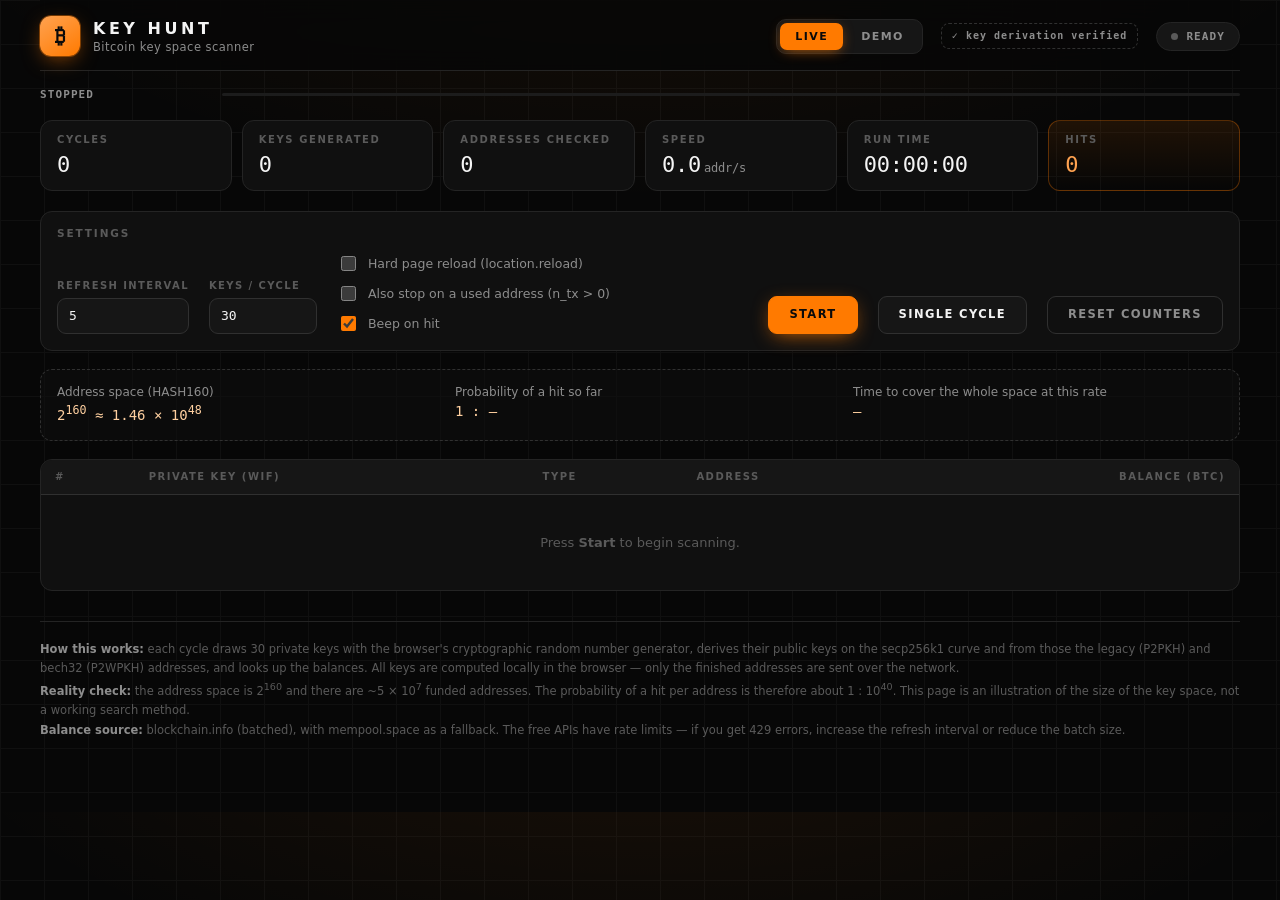
<file: other/avainjahti/index.html>
<!doctype html>
<html lang="en">
<head>
<meta charset="utf-8">
<meta name="viewport" content="width=device-width, initial-scale=1">
<title>Key Hunt — Bitcoin key space scanner</title>
<style>
  :root {
    --bg:        #070707;
    --bg-grid:   #101010;
    --surface:   #101010;
    --surface-2: #161616;
    --surface-3: #1c1c1c;
    --line:      #242424;
    --line-2:    #303030;
    --txt:       #f4f4f4;
    --dim:       #8d8d8d;
    --dimmer:    #5a5a5a;
    --orange:    #ff7a00;
    --orange-2:  #ffa250;
    --orange-3:  #ffd0a0;
    --orange-bg: rgba(255,122,0,.10);
    --red:       #ff4136;
    --mono: ui-monospace, "SF Mono", "JetBrains Mono", "Cascadia Mono", Consolas, monospace;
    --sans: "Inter", system-ui, -apple-system, "Segoe UI", Roboto, sans-serif;
    --r: 12px;
  }

  * { box-sizing: border-box; }

  html { color-scheme: dark; }

  body {
    margin: 0;
    background:
      radial-gradient(1100px 600px at 50% -220px, rgba(255,122,0,.10), transparent 70%),
      linear-gradient(var(--bg-grid) 1px, transparent 1px) 0 0 / 100% 44px,
      linear-gradient(90deg, var(--bg-grid) 1px, transparent 1px) 0 0 / 44px 100%,
      var(--bg);
    color: var(--txt);
    font-family: var(--sans);
    font-size: 14px;
    -webkit-font-smoothing: antialiased;
  }

  .shell { max-width: 1240px; margin: 0 auto; padding: 0 20px 72px; }

  code, .mono { font-family: var(--mono); }

  /* ---------------- Otsake ---------------- */

  header.top {
    position: sticky; top: 0; z-index: 40;
    display: flex; align-items: center; gap: 18px; flex-wrap: wrap;
    padding: 16px 0 14px;
    margin-bottom: 18px;
    background: rgba(7,7,7,.82);
    backdrop-filter: blur(14px);
    border-bottom: 1px solid var(--line);
  }

  .brand { display: flex; align-items: center; gap: 13px; margin-right: auto; }

  .logo {
    width: 40px; height: 40px; border-radius: 11px;
    display: grid; place-items: center;
    font-size: 21px; font-weight: 700; color: #0a0a0a;
    background: linear-gradient(145deg, var(--orange-2), var(--orange));
    box-shadow: 0 0 0 1px rgba(255,122,0,.4), 0 6px 22px -6px rgba(255,122,0,.7);
  }

  .brand h1 {
    margin: 0; font-size: 16px; font-weight: 650;
    letter-spacing: .22em; text-transform: uppercase;
  }
  .brand p { margin: 2px 0 0; font-size: 11.5px; color: var(--dim); letter-spacing: .04em; }

  /* Segmentoitu LIVE / DEMO -valitsin */
  .seg {
    display: inline-flex; padding: 3px; gap: 3px;
    background: var(--surface-2); border: 1px solid var(--line); border-radius: 10px;
  }
  .seg button {
    appearance: none; border: 0; cursor: pointer;
    background: transparent; color: var(--dim);
    font: 600 11px/1 var(--sans); letter-spacing: .13em; text-transform: uppercase;
    padding: 8px 15px; border-radius: 7px; transition: .16s;
  }
  .seg button:hover { color: var(--txt); }
  .seg button[aria-pressed="true"] {
    background: var(--orange); color: #0a0a0a;
    box-shadow: 0 3px 14px -4px rgba(255,122,0,.8);
  }

  .pill {
    display: inline-flex; align-items: center; gap: 8px;
    padding: 8px 14px; border-radius: 999px;
    background: var(--surface-2); border: 1px solid var(--line);
    font: 600 11px/1 var(--mono); letter-spacing: .1em; text-transform: uppercase;
    color: var(--dim); white-space: nowrap;
  }
  .dot { width: 7px; height: 7px; border-radius: 50%; background: var(--dimmer); flex: none; }
  .pill[data-state="run"]  { color: var(--orange-2); border-color: rgba(255,122,0,.35); }
  .pill[data-state="run"]  .dot { background: var(--orange); animation: pulse 1.1s infinite; }
  .pill[data-state="hit"]  { color: #0a0a0a; background: var(--orange); border-color: var(--orange); }
  .pill[data-state="hit"]  .dot { background: #0a0a0a; }
  .pill[data-state="err"]  { color: var(--red); border-color: rgba(255,65,54,.4); }
  .pill[data-state="err"]  .dot { background: var(--red); }

  @keyframes pulse { 0%,100% { opacity: 1; transform: scale(1); } 50% { opacity: .35; transform: scale(.75); } }

  .selftest {
    font: 600 10px/1 var(--mono); letter-spacing: .1em;
    color: var(--dimmer); padding: 7px 10px; border: 1px dashed var(--line-2); border-radius: 8px;
  }
  .selftest.pass { color: var(--dim); }
  .selftest.fail { color: var(--red); border-color: var(--red); border-style: solid; }

  /* ---------------- Sykliraita ---------------- */

  .cycle {
    display: flex; align-items: center; gap: 14px;
    margin-bottom: 20px;
  }
  .track {
    flex: 1; height: 3px; border-radius: 2px; background: var(--surface-3); overflow: hidden;
  }
  .track i {
    display: block; height: 100%; width: 0%;
    background: linear-gradient(90deg, var(--orange), var(--orange-2));
    box-shadow: 0 0 12px rgba(255,122,0,.7);
  }
  .cycle .label {
    font: 600 11px/1 var(--mono); color: var(--dim);
    letter-spacing: .1em; text-transform: uppercase; white-space: nowrap;
    min-width: 168px;
  }
  .cycle .label b { color: var(--orange-2); font-weight: 600; }

  /* ---------------- Tilastot ---------------- */

  .stats {
    display: grid; gap: 10px; margin-bottom: 20px;
    grid-template-columns: repeat(auto-fit, minmax(150px, 1fr));
  }
  .tile {
    background: var(--surface); border: 1px solid var(--line);
    border-radius: var(--r); padding: 14px 16px;
  }
  .tile .k {
    font: 600 10px/1 var(--sans); letter-spacing: .16em; text-transform: uppercase;
    color: var(--dimmer); margin-bottom: 9px;
  }
  .tile .v { font: 400 22px/1 var(--mono); letter-spacing: -.01em; }
  .tile .v small { font-size: 12px; color: var(--dim); margin-left: 3px; }
  .tile.accent { border-color: rgba(255,122,0,.32); background: linear-gradient(var(--orange-bg), transparent); }
  .tile.accent .v { color: var(--orange-2); }

  /* ---------------- Paneelit ---------------- */

  .panel {
    background: var(--surface); border: 1px solid var(--line);
    border-radius: var(--r); padding: 16px; margin-bottom: 18px;
  }
  .panel > h2 {
    margin: 0 0 14px; font: 600 10.5px/1 var(--sans);
    letter-spacing: .18em; text-transform: uppercase; color: var(--dimmer);
  }

  .controls { display: flex; flex-wrap: wrap; gap: 14px 20px; align-items: flex-end; }
  .field { display: flex; flex-direction: column; gap: 7px; }
  .field > span {
    font: 600 10px/1 var(--sans); letter-spacing: .14em;
    text-transform: uppercase; color: var(--dimmer);
  }
  .field input[type="number"], .field select {
    appearance: none; background: var(--surface-2); color: var(--txt);
    border: 1px solid var(--line-2); border-radius: 9px;
    padding: 9px 11px; font: 400 13px/1.2 var(--mono); min-width: 108px;
  }
  .field select { padding-right: 30px; background-image:
    linear-gradient(45deg, transparent 50%, var(--dim) 50%),
    linear-gradient(135deg, var(--dim) 50%, transparent 50%);
    background-position: calc(100% - 16px) 52%, calc(100% - 11px) 52%;
    background-size: 5px 5px, 5px 5px; background-repeat: no-repeat; }
  .field input:focus, .field select:focus {
    outline: none; border-color: var(--orange); box-shadow: 0 0 0 3px rgba(255,122,0,.16);
  }

  .checks { display: flex; flex-direction: column; gap: 9px; }
  .check { display: flex; align-items: center; gap: 9px; cursor: pointer; font-size: 12.5px; color: var(--dim); }
  .check input { accent-color: var(--orange); width: 15px; height: 15px; cursor: pointer; }
  .check:hover { color: var(--txt); }

  .spacer { flex: 1 1 20px; }

  button.btn {
    appearance: none; cursor: pointer;
    border: 1px solid var(--line-2); background: var(--surface-2); color: var(--txt);
    font: 600 11.5px/1 var(--sans); letter-spacing: .12em; text-transform: uppercase;
    padding: 12px 20px; border-radius: 9px; transition: .16s;
  }
  button.btn:hover { border-color: var(--dim); background: var(--surface-3); }
  button.btn.primary {
    background: var(--orange); border-color: var(--orange); color: #0a0a0a;
    box-shadow: 0 5px 20px -6px rgba(255,122,0,.85);
  }
  button.btn.primary:hover { background: var(--orange-2); border-color: var(--orange-2); }
  button.btn.ghost { background: transparent; color: var(--dim); }
  button.btn.ghost:hover { color: var(--txt); }
  button.btn:disabled { opacity: .4; cursor: not-allowed; }

  button.btn.armed {
    color: var(--orange); border-color: var(--orange); background: var(--orange-bg);
    animation: armedPulse 1s ease-in-out infinite;
  }
  @keyframes armedPulse { 50% { background: rgba(255,122,0,.24); } }

  /* ---------------- Kertoimet ---------------- */

  .odds {
    display: grid; gap: 12px 28px; grid-template-columns: repeat(auto-fit, minmax(230px, 1fr));
    padding: 15px 16px; margin-bottom: 18px;
    border: 1px dashed var(--line-2); border-radius: var(--r);
    background: rgba(16,16,16,.55);
  }
  .odds div { font-size: 12px; color: var(--dim); }
  .odds b { display: block; font: 400 14px/1.4 var(--mono); color: var(--orange-3); margin-top: 3px; }

  /* ---------------- Taulukko ---------------- */

  .tablewrap {
    border: 1px solid var(--line); border-radius: var(--r);
    background: var(--surface); overflow: auto; margin-bottom: 18px;
  }
  table { width: 100%; border-collapse: collapse; font-size: 12.5px; }
  thead th {
    position: sticky; top: 0; z-index: 5;
    background: var(--surface-2);
    font: 600 10px/1 var(--sans); letter-spacing: .15em; text-transform: uppercase;
    color: var(--dimmer); text-align: left;
    padding: 12px 14px; border-bottom: 1px solid var(--line-2); white-space: nowrap;
  }
  thead th.num { text-align: right; }
  tbody td { padding: 9px 14px; border-bottom: 1px solid #1a1a1a; vertical-align: middle; }
  tbody tr.alt td { background: rgba(255,255,255,.016); }
  tbody tr:hover td { background: rgba(255,122,0,.05); }
  td.idx { font: 400 11px/1 var(--mono); color: var(--dimmer); width: 42px; }
  td.wif { width: 1%; white-space: nowrap; }
  td.addr code, td.wif code { font-size: 12px; letter-spacing: -.1px; }
  td.bal { text-align: right; font-family: var(--mono); white-space: nowrap; width: 1%; color: var(--dimmer); }
  td.bal.zero { color: #3d3d3d; }
  td.bal.pending { color: var(--dimmer); }
  td.bal.used { color: var(--orange-3); }
  td.bal.hit {
    color: var(--orange); font-weight: 600;
    text-shadow: 0 0 16px rgba(255,122,0,.9);
  }
  tr.hitrow td { background: rgba(255,122,0,.12) !important; }
  tr.hitrow td:first-child { box-shadow: inset 3px 0 0 var(--orange); }

  .badge {
    display: inline-block; padding: 3px 8px; border-radius: 5px;
    font: 600 9.5px/1.35 var(--mono); letter-spacing: .09em;
    background: var(--surface-3); color: var(--dim); border: 1px solid var(--line-2);
  }
  .badge.b32 { color: var(--orange-3); border-color: rgba(255,122,0,.28); background: var(--orange-bg); }

  [data-copy] { cursor: pointer; border-bottom: 1px dotted transparent; transition: .14s; }
  [data-copy]:hover { color: var(--orange-2); border-bottom-color: rgba(255,122,0,.5); }
  [data-copy].copied { color: var(--orange); border-bottom-color: transparent; }

  .empty { padding: 40px 16px; text-align: center; color: var(--dimmer); font-size: 13px; }

  /* ---------------- Löydöt ---------------- */

  .find {
    border: 1px solid rgba(255,122,0,.32); border-radius: 10px;
    background: linear-gradient(var(--orange-bg), transparent);
    padding: 14px 16px; margin-bottom: 10px;
  }
  .find .row1 { display: flex; align-items: baseline; gap: 12px; flex-wrap: wrap; margin-bottom: 10px; }
  .find .amt { font: 600 17px/1 var(--mono); color: var(--orange); }
  .find .when { font-size: 11px; color: var(--dimmer); margin-left: auto; font-family: var(--mono); }
  .find dl { display: grid; grid-template-columns: 104px 1fr; gap: 6px 14px; margin: 0; }
  .find dt { font: 600 9.5px/1.7 var(--sans); letter-spacing: .13em; text-transform: uppercase; color: var(--dimmer); }
  .find dd { margin: 0; font-family: var(--mono); font-size: 12px; word-break: break-all; }
  .find .acts { display: flex; gap: 8px; margin-top: 12px; flex-wrap: wrap; }
  .find .acts button { padding: 7px 13px; font-size: 10px; }

  /* ---------------- Hälytys ---------------- */

  .overlay {
    position: fixed; inset: 0; z-index: 100;
    display: grid; place-items: center; padding: 24px;
    background: rgba(0,0,0,.86); backdrop-filter: blur(8px);
    animation: fade .25s ease-out;
  }
  @keyframes fade { from { opacity: 0; } }
  .overlay[hidden] { display: none !important; }

  .alert {
    width: min(660px, 100%); max-height: 86vh; overflow: auto;
    background: #0c0c0c; border: 1px solid var(--orange); border-radius: 16px;
    box-shadow: 0 0 0 1px rgba(255,122,0,.25), 0 0 90px -10px rgba(255,122,0,.55);
    padding: 26px 26px 22px;
    animation: rise .3s cubic-bezier(.2,.8,.3,1);
  }
  @keyframes rise { from { transform: translateY(14px) scale(.98); opacity: 0; } }

  .alert .banner {
    display: flex; align-items: center; gap: 12px; margin-bottom: 6px;
  }
  .alert .siren {
    width: 11px; height: 11px; border-radius: 50%; background: var(--orange);
    box-shadow: 0 0 0 0 rgba(255,122,0,.7); animation: siren 1.4s infinite;
  }
  @keyframes siren {
    0%   { box-shadow: 0 0 0 0 rgba(255,122,0,.7); }
    70%  { box-shadow: 0 0 0 16px rgba(255,122,0,0); }
    100% { box-shadow: 0 0 0 0 rgba(255,122,0,0); }
  }
  .alert h2 {
    margin: 0; font: 700 26px/1.1 var(--sans); letter-spacing: .12em; text-transform: uppercase;
    color: var(--orange);
  }
  .alert .lead { margin: 0 0 20px; color: var(--dim); font-size: 13px; }
  .alert .amt { font: 600 34px/1.1 var(--mono); color: #fff; margin: 0 0 20px; }
  .alert .amt span { font-size: 15px; color: var(--dim); margin-left: 6px; }
  .alert .acts { display: flex; gap: 9px; margin-top: 22px; flex-wrap: wrap; }

  .kv { display: grid; grid-template-columns: 112px 1fr; gap: 9px 14px; }
  .kv dt { font: 600 9.5px/1.7 var(--sans); letter-spacing: .13em; text-transform: uppercase; color: var(--dimmer); }
  .kv dd { margin: 0; font-family: var(--mono); font-size: 12.5px; word-break: break-all; }

  .warn {
    margin-top: 20px; padding: 12px 14px; border-radius: 9px;
    border: 1px solid var(--line-2); background: var(--surface-2);
    font-size: 12px; color: var(--dim); line-height: 1.55;
  }

  .banner-msg {
    margin-bottom: 18px; padding: 12px 15px; border-radius: 10px;
    border: 1px solid rgba(255,65,54,.4); background: rgba(255,65,54,.08);
    color: #ff8078; font-size: 12.5px; font-family: var(--mono);
  }
  .banner-msg[hidden] { display: none; }

  footer.foot {
    margin-top: 30px; padding-top: 18px; border-top: 1px solid var(--line);
    color: var(--dimmer); font-size: 11.5px; line-height: 1.7;
  }
  footer.foot b { color: var(--dim); font-weight: 600; }

  @media (max-width: 720px) {
    .brand p { display: none; }
    .cycle .label { min-width: 0; }
    .find dl, .kv { grid-template-columns: 1fr; gap: 3px; }
    .find dt, .kv dt { margin-top: 8px; }
  }
</style>
</head>
<body>
<div class="shell">

  <header class="top">
    <div class="brand">
      <div class="logo">₿</div>
      <div>
        <h1>Key Hunt</h1>
        <p>Bitcoin key space scanner</p>
      </div>
    </div>
    <div class="seg" role="group" aria-label="Mode">
      <button id="modeLive" aria-pressed="true">Live</button>
      <button id="modeDemo" aria-pressed="false">Demo</button>
    </div>
    <span class="selftest" id="selftest">self-test…</span>
    <span class="pill" id="status" data-state="idle"><i class="dot"></i><span id="statusText">Ready</span></span>
  </header>

  <div class="cycle">
    <span class="label" id="cycleLabel">Stopped</span>
    <span class="track"><i id="cycleBar"></i></span>
  </div>

  <div class="banner-msg" id="apiBanner" hidden></div>

  <section class="stats">
    <div class="tile"><div class="k">Cycles</div><div class="v" id="sCycles">0</div></div>
    <div class="tile"><div class="k">Keys generated</div><div class="v" id="sKeys">0</div></div>
    <div class="tile"><div class="k">Addresses checked</div><div class="v" id="sAddrs">0</div></div>
    <div class="tile"><div class="k">Speed</div><div class="v" id="sRate">0<small>addr/s</small></div></div>
    <div class="tile"><div class="k">Run time</div><div class="v" id="sTime">00:00:00</div></div>
    <div class="tile accent"><div class="k">Hits</div><div class="v" id="sHits">0</div></div>
  </section>

  <section class="panel">
    <h2>Settings</h2>
    <div class="controls">
      <label class="field">
        <span>Refresh interval</span>
        <input type="number" id="cInterval" min="1" max="3600" step="1" value="5" autocomplete="off">
      </label>
      <label class="field">
        <span>Keys / cycle</span>
        <input type="number" id="cBatch" min="1" max="200" step="1" value="30" autocomplete="off">
      </label>
      <label class="field" id="demoOddsField">
        <span>Demo: hit odds</span>
        <select id="cOdds" autocomplete="off">
          <option value="0">Never</option>
          <option value="100">1 : 100</option>
          <option value="1000" selected>1 : 1,000</option>
          <option value="10000">1 : 10,000</option>
          <option value="100000">1 : 100,000</option>
        </select>
      </label>
      <div class="checks">
        <label class="check"><input type="checkbox" id="cHard" autocomplete="off"> Hard page reload (location.reload)</label>
        <label class="check"><input type="checkbox" id="cUsed" autocomplete="off"> Also stop on a used address (n_tx&nbsp;&gt;&nbsp;0)</label>
        <label class="check"><input type="checkbox" id="cSound" checked autocomplete="off"> Beep on hit</label>
      </div>
      <div class="spacer"></div>
      <button class="btn primary" id="btnStart">Start</button>
      <button class="btn" id="btnOnce">Single cycle</button>
      <button class="btn ghost" id="btnReset">Reset counters</button>
    </div>
  </section>

  <section class="odds">
    <div>Address space (HASH160)<b>2<sup>160</sup> ≈ 1.46 × 10<sup>48</sup></b></div>
    <div>Probability of a hit so far<b id="oProb">1 : –</b></div>
    <div>Time to cover the whole space at this rate<b id="oTime">–</b></div>
  </section>

  <div class="tablewrap">
    <table>
      <thead>
        <tr>
          <th>#</th>
          <th>Private key (WIF)</th>
          <th>Type</th>
          <th>Address</th>
          <th class="num">Balance (BTC)</th>
        </tr>
      </thead>
      <tbody id="rows"></tbody>
    </table>
    <div class="empty" id="tableEmpty">Press <b>Start</b> to begin scanning.</div>
  </div>

  <section class="panel" id="findsPanel" hidden>
    <h2>Saved finds</h2>
    <div id="findsList"></div>
    <div class="controls" style="margin-top:14px">
      <button class="btn" id="btnExport">Download all (JSON)</button>
      <button class="btn ghost" id="btnClearFinds">Clear finds</button>
    </div>
  </section>

  <footer class="foot">
    <b>How this works:</b> each cycle draws <span id="fBatch">30</span> private keys
    with the browser's cryptographic random number generator, derives their public keys on the
    secp256k1 curve and from those the legacy (P2PKH) and bech32 (P2WPKH) addresses, and looks up the balances.
    All keys are computed locally in the browser — only the finished addresses are sent over the network.<br>
    <b>Reality check:</b> the address space is 2<sup>160</sup> and there are ~5&nbsp;×&nbsp;10<sup>7</sup> funded addresses.
    The probability of a hit per address is therefore about 1 : 10<sup>40</sup>. This page is an illustration
    of the size of the key space, not a working search method.<br>
    <b>Balance source:</b> blockchain.info (batched), with mempool.space as a fallback. The free APIs have
    rate limits — if you get 429 errors, increase the refresh interval or reduce the batch size.
  </footer>

</div>

<div class="overlay" id="overlay" hidden>
  <div class="alert" role="alertdialog" aria-labelledby="alertTitle">
    <div class="banner"><i class="siren"></i><h2 id="alertTitle">Hit</h2></div>
    <p class="lead" id="alertLead">Scanning stopped.</p>
    <p class="amt" id="alertAmt">0 <span>BTC</span></p>
    <dl class="kv" id="alertKv"></dl>
    <div class="warn" id="alertWarn"></div>
    <div class="acts">
      <button class="btn primary" id="aCopyWif">Copy WIF</button>
      <button class="btn" id="aCopyAddr">Copy address</button>
      <button class="btn" id="aDownload">Download JSON</button>
      <button class="btn ghost" id="aResume">Resume scanning</button>
      <button class="btn ghost" id="aClose">Close</button>
    </div>
  </div>
</div>

<script src="btc.js"></script>
<script src="app.js"></script>
</body>
</html>
</file>
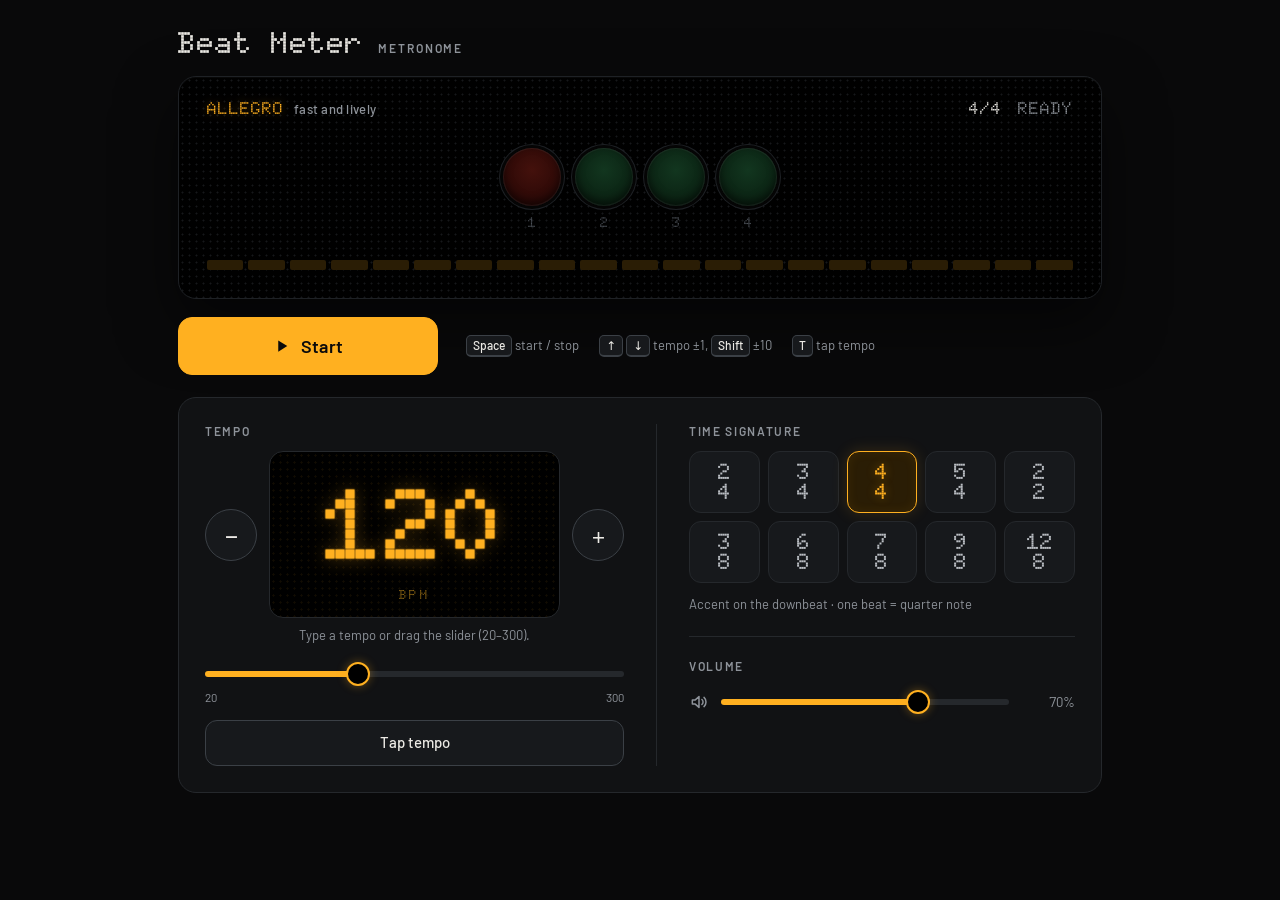
<file: other/metronomi/index.html>
<!doctype html>
<html lang="en">
<meta charset="utf-8">
<meta name="viewport" content="width=device-width, initial-scale=1, viewport-fit=cover">
<title>Beat Meter</title>
<link rel="preconnect" href="https://fonts.googleapis.com">
<link rel="preconnect" href="https://fonts.gstatic.com" crossorigin>
<link rel="stylesheet" href="https://fonts.googleapis.com/css2?family=Barlow:wght@400;500;600&family=Doto:wght@600..900&display=swap">
<style>
  /* Yksi tumma ilme riippumatta käyttöjärjestelmän teemasta */
  :root {
    --bg: #09090A;
    --panel: #111214;
    --field: #17191C;
    --line: #25282C;
    --line-strong: #3B4046;
    --text: #ECEAE5;
    --text-2: #8E939A;
    --amber: #FFB020;
    --amber-dim: #2A1D05;
    --amber-halo: rgb(255 176 32 / .35);
    --red: #FF3B2F;
    --danger: #FF7A6E;
    --led-font: "Doto", "Courier New", ui-monospace, monospace;
    color-scheme: dark;
  }

  *, *::before, *::after { box-sizing: border-box; }
  [hidden] { display: none !important; }
  html { background: var(--bg); }
  body {
    margin: 0;
    background: var(--bg);
    color: var(--text);
    font-family: "Barlow", system-ui, -apple-system, "Segoe UI", sans-serif;
    font-size: 16px;
    line-height: 1.45;
    -webkit-font-smoothing: antialiased;
  }
  button, input { font: inherit; color: inherit; }
  :focus-visible { outline: 2px solid var(--amber); outline-offset: 3px; }
  ::selection { background: rgb(255 176 32 / .3); color: var(--text); }
  .sr-only {
    position: absolute; width: 1px; height: 1px; padding: 0; margin: -1px;
    overflow: hidden; clip: rect(0 0 0 0); white-space: nowrap; border: 0;
  }

  .app {
    max-width: 980px;
    margin: 0 auto;
    padding-inline: 16px;
    padding-block: 20px 36px;
  }
  @media (min-width: 600px) {
    .app { padding-inline: 28px; padding-block: 28px 44px; }
  }

  .top {
    display: flex;
    align-items: baseline;
    gap: 14px;
    margin-bottom: 18px;
  }
  .brand {
    margin: 0;
    font-family: var(--led-font);
    font-weight: 900;
    font-size: 30px;
    line-height: 1;
    letter-spacing: .02em;
  }
  .kicker {
    font-size: 12px;
    font-weight: 600;
    letter-spacing: .16em;
    text-transform: uppercase;
    color: var(--text-2);
  }

  /* ---------- LED-näyttö ---------- */
  .display {
    display: flex;
    flex-direction: column;
    gap: 22px;
    padding: 16px 16px 20px;
    border: 1px solid #1E2125;
    border-radius: 18px;
    background:
      radial-gradient(circle, #16171A 0.8px, transparent 1.2px) 0 0 / 7px 7px,
      #000;
    box-shadow: inset 0 1px 0 rgb(255 255 255 / .03), 0 24px 60px rgb(0 0 0 / .55);
  }
  @media (min-width: 600px) {
    .display { padding: 22px 28px 28px; gap: 30px; }
  }

  .status {
    display: flex;
    align-items: baseline;
    justify-content: space-between;
    flex-wrap: wrap;
    gap: 6px 16px;
    font-family: var(--led-font);
    font-weight: 800;
    font-size: 17px;
    line-height: 1.1;
    letter-spacing: .06em;
    text-transform: uppercase;
  }
  .status .marking {
    margin: 0;
    display: flex;
    align-items: baseline;
    gap: 10px;
    color: var(--amber);
    text-shadow: 0 0 10px var(--amber-halo);
  }
  .status .marking small {
    font-family: "Barlow", system-ui, sans-serif;
    font-size: 13px;
    font-weight: 500;
    letter-spacing: .02em;
    text-transform: none;
    color: var(--text-2);
    text-shadow: none;
  }
  .status .readout {
    margin: 0;
    display: flex;
    gap: 16px;
    color: var(--text);
    font-variant-numeric: tabular-nums;
  }
  .status .readout .dim { color: var(--text-2); }
  #counter { white-space: pre; }

  .beats {
    display: flex;
    justify-content: center;
    gap: 8px;
  }
  @media (min-width: 600px) {
    .beats { gap: 14px; }
  }
  .beat {
    --c: #2EE86F; --hi: #C9FFDA; --edge: #0F9A42; --halo: rgb(46 232 111 / .32);
    --dim: #0A2112; --dim-hi: #12361F;
    flex: 0 1 58px;
    min-width: 0;
    display: flex;
    flex-direction: column;
    align-items: center;
    gap: 10px;
  }
  .beat[data-level="1"] {
    --c: #FFB020; --hi: #FFEBB5; --edge: #B87404; --halo: rgb(255 176 32 / .34);
    --dim: #261A04; --dim-hi: #3B2A08;
  }
  .beat[data-level="2"] {
    --c: #FF3B2F; --hi: #FFD0CB; --edge: #A8150C; --halo: rgb(255 59 47 / .38);
    --dim: #2A0806; --dim-hi: #44110C;
  }
  .beat.group-start { margin-left: 6px; }
  @media (min-width: 600px) {
    .beat.group-start { margin-left: 12px; }
  }
  .led {
    position: relative;
    width: 100%;
    aspect-ratio: 1;
    border-radius: 50%;
    background: radial-gradient(circle at 50% 38%, var(--dim-hi), var(--dim) 72%);
    box-shadow:
      inset 0 0 0 1px rgb(255 255 255 / .06),
      inset 0 -4px 8px rgb(0 0 0 / .55),
      0 0 0 3px #050505,
      0 0 0 4px #1E2125;
  }
  .glow {
    position: absolute;
    inset: 0;
    border-radius: 50%;
    opacity: 0;
    background: radial-gradient(circle at 46% 38%, #fff 0 10%, var(--hi) 24%, var(--c) 58%, var(--edge) 100%);
    box-shadow: 0 0 14px 2px var(--c), 0 0 40px 10px var(--halo);
    transition: opacity .16s ease-out;
  }
  .beat.on .glow { opacity: .34; }
  .num {
    font-family: var(--led-font);
    font-weight: 800;
    font-size: 14px;
    line-height: 1;
    color: #4A4F56;
    transition: color .12s;
  }
  .beat.on .num { color: var(--c); text-shadow: 0 0 8px var(--halo); }

  .sweep {
    display: flex;
    gap: 3px;
  }
  @media (min-width: 600px) {
    .sweep { gap: 5px; }
  }
  .seg {
    position: relative;
    flex: 1 1 0;
    height: 10px;
    border-radius: 2px;
    background: var(--amber-dim);
  }
  .seg i {
    position: absolute;
    inset: 0;
    border-radius: 2px;
    background: #FFC24D;
    box-shadow: 0 0 10px 1px rgb(255 176 32 / .75);
    opacity: 0;
  }

  /* ---------- Käynnistys ---------- */
  .transport {
    display: flex;
    align-items: center;
    flex-wrap: wrap;
    gap: 14px 28px;
    margin-block: 18px 22px;
  }
  .btn-start {
    flex: 1 1 100%;
    display: inline-flex;
    align-items: center;
    justify-content: center;
    gap: 10px;
    height: 58px;
    border: 1.5px solid var(--amber);
    border-radius: 14px;
    background: var(--amber);
    color: #0A0A0B;
    font-size: 18px;
    font-weight: 600;
    letter-spacing: .01em;
    cursor: pointer;
    touch-action: manipulation;
    transition: background-color .15s, color .15s, border-color .15s, box-shadow .15s, transform .08s;
  }
  @media (min-width: 600px) {
    .btn-start { flex: 0 0 260px; }
  }
  .btn-start:hover { box-shadow: 0 0 22px var(--amber-halo); }
  .btn-start:active { transform: scale(.98); }
  .btn-start.running {
    background: #140404;
    border-color: var(--red);
    color: #FF6A60;
    box-shadow: 0 0 20px rgb(255 59 47 / .25), inset 0 0 14px rgb(255 59 47 / .12);
  }
  .btn-start svg { width: 18px; height: 18px; fill: currentColor; }

  .hint {
    display: flex;
    flex-wrap: wrap;
    gap: 6px 20px;
    margin: 0;
    font-size: 13px;
    color: var(--text-2);
  }
  kbd {
    display: inline-block;
    min-width: 1.6em;
    padding: 1px 6px;
    border: 1px solid var(--line-strong);
    border-bottom-width: 2px;
    border-radius: 5px;
    background: var(--field);
    color: var(--text);
    font: 500 12px/1.4 "Barlow", system-ui, sans-serif;
    text-align: center;
  }
  @media (hover: none) {
    .hint { display: none; }
  }

  /* ---------- Säätimet ---------- */
  .panel {
    display: grid;
    grid-template-columns: minmax(0, 1fr);
    gap: 24px;
    padding: 20px;
    border: 1px solid var(--line);
    border-radius: 18px;
    background: var(--panel);
  }
  .side {
    display: flex;
    flex-direction: column;
    gap: 22px;
    padding-top: 24px;
    border-top: 1px solid var(--line);
  }
  .side > section + section {
    padding-top: 22px;
    border-top: 1px solid var(--line);
  }
  @media (min-width: 600px) {
    .panel { padding: 26px; }
  }
  @media (min-width: 780px) {
    .panel { grid-template-columns: minmax(0, 1fr) minmax(0, 1fr); gap: 32px; }
    .side { padding-top: 0; border-top: 0; padding-left: 32px; border-left: 1px solid var(--line); }
  }

  .label {
    display: block;
    margin: 0 0 12px;
    font-size: 12px;
    font-weight: 600;
    line-height: 1.3;
    letter-spacing: .14em;
    text-transform: uppercase;
    color: var(--text-2);
  }

  .bpm-row {
    display: grid;
    grid-template-columns: 52px minmax(0, 1fr) 52px;
    align-items: center;
    gap: 12px;
  }
  .step {
    width: 52px;
    height: 52px;
    border-radius: 50%;
    border: 1px solid var(--line-strong);
    background: var(--field);
    font-size: 26px;
    line-height: 1;
    cursor: pointer;
    touch-action: manipulation;
    user-select: none;
    -webkit-user-select: none;
    -webkit-touch-callout: none;
    transition: border-color .12s, color .12s, transform .08s;
  }
  .step:hover { border-color: var(--amber); color: var(--amber); }
  .step:active { transform: scale(.94); }

  .bpm-field {
    display: flex;
    flex-direction: column;
    align-items: center;
    gap: 2px;
    padding: 12px 8px 12px;
    border: 1px solid var(--line);
    border-radius: 14px;
    background:
      radial-gradient(circle, rgb(255 176 32 / .07) 0.9px, transparent 1.3px) 0 0 / 7px 7px,
      #000;
    cursor: text;
    transition: border-color .12s, box-shadow .12s;
  }
  .bpm-field:hover { border-color: var(--line-strong); }
  .bpm-field:focus-within { border-color: var(--amber); box-shadow: 0 0 0 3px rgb(255 176 32 / .18); }
  .bpm-field.invalid { border-color: var(--danger); }
  .bpm-field input {
    width: 100%;
    min-width: 0;
    padding: 0;
    border: 0;
    outline: none;
    background: transparent;
    text-align: center;
    font-family: var(--led-font);
    font-weight: 900;
    font-size: clamp(72px, 21vw, 100px);
    line-height: 1;
    color: var(--amber);
    caret-color: var(--amber);
    text-shadow: 0 0 2px rgb(255 176 32 / .8), 0 0 18px var(--amber-halo);
    font-variant-numeric: tabular-nums;
  }
  .bpm-unit {
    font-family: var(--led-font);
    font-weight: 800;
    font-size: 13px;
    letter-spacing: .2em;
    color: #8A6414;
  }
  .help {
    margin: 8px 0 0;
    min-height: 1.45em;
    font-size: 13px;
    color: var(--text-2);
    text-align: center;
  }
  .help.error { color: var(--danger); }

  .slider { margin-top: 14px; }
  .slider-ends {
    display: flex;
    justify-content: space-between;
    font-size: 12px;
    color: var(--text-2);
    font-variant-numeric: tabular-nums;
  }

  input[type="range"] {
    -webkit-appearance: none;
    appearance: none;
    display: block;
    width: 100%;
    height: 30px;
    margin: 0;
    background: transparent;
    cursor: pointer;
    --pct: 50%;
  }
  input[type="range"]:focus-visible { outline: none; }
  input[type="range"]::-webkit-slider-runnable-track {
    height: 6px;
    border-radius: 3px;
    background: linear-gradient(to right, var(--amber) var(--pct), var(--line) var(--pct));
  }
  input[type="range"]::-webkit-slider-thumb {
    -webkit-appearance: none;
    width: 24px;
    height: 24px;
    margin-top: -9px;
    border-radius: 50%;
    background: #000;
    border: 2px solid var(--amber);
    box-shadow: 0 0 10px var(--amber-halo);
  }
  input[type="range"]:focus-visible::-webkit-slider-thumb {
    box-shadow: 0 0 0 5px rgb(255 176 32 / .25), 0 0 10px var(--amber-halo);
  }
  input[type="range"]::-moz-range-track { height: 6px; border-radius: 3px; background: var(--line); }
  input[type="range"]::-moz-range-progress { height: 6px; border-radius: 3px; background: var(--amber); }
  input[type="range"]::-moz-range-thumb {
    width: 20px;
    height: 20px;
    border-radius: 50%;
    background: #000;
    border: 2px solid var(--amber);
    box-shadow: 0 0 10px var(--amber-halo);
  }
  input[type="range"]:focus-visible::-moz-range-thumb {
    box-shadow: 0 0 0 5px rgb(255 176 32 / .25), 0 0 10px var(--amber-halo);
  }

  .btn-tap {
    width: 100%;
    height: 46px;
    margin-top: 14px;
    border: 1px solid var(--line-strong);
    border-radius: 12px;
    background: var(--field);
    font-size: 15px;
    font-weight: 500;
    cursor: pointer;
    touch-action: manipulation;
    transition: background-color .1s, border-color .12s, color .12s;
  }
  .btn-tap:hover { border-color: var(--amber); }
  .btn-tap.flash { background: var(--amber-dim); border-color: var(--amber); color: var(--amber); }

  .meters {
    position: relative;
    display: grid;
    grid-template-columns: repeat(5, minmax(0, 1fr));
    gap: 8px;
  }
  .meter {
    display: grid;
    place-items: center;
    height: 62px;
    border: 1px solid var(--line);
    border-radius: 12px;
    background: var(--field);
    color: #B9BDC2;
    cursor: pointer;
    user-select: none;
    -webkit-user-select: none;
    transition: background-color .12s, border-color .12s, color .12s, box-shadow .12s;
  }
  .meter:hover { border-color: var(--line-strong); color: var(--text); }
  input:checked + .meter {
    background: var(--amber-dim);
    border-color: var(--amber);
    color: var(--amber);
    box-shadow: 0 0 16px rgb(255 176 32 / .16), inset 0 0 12px rgb(255 176 32 / .08);
  }
  input:checked + .meter .frac { text-shadow: 0 0 10px var(--amber-halo); }
  input:focus-visible + .meter { outline: 2px solid var(--amber); outline-offset: 2px; }
  .frac {
    display: flex;
    flex-direction: column;
    align-items: center;
    font-family: var(--led-font);
    font-weight: 900;
    font-size: 22px;
    line-height: .92;
  }
  .meter-note {
    margin: 12px 0 0;
    font-size: 13px;
    color: var(--text-2);
  }

  .volume-row {
    display: grid;
    grid-template-columns: auto minmax(0, 1fr) 3.4em;
    align-items: center;
    gap: 12px;
    color: var(--text-2);
  }
  .volume-row output {
    text-align: right;
    font-size: 14px;
    font-variant-numeric: tabular-nums;
  }

  @media (prefers-reduced-motion: reduce) {
    *, *::before, *::after { transition-duration: 0s !important; }
  }
</style>

<div class="app">
  <header class="top">
    <h1 class="brand">Beat Meter</h1>
    <span class="kicker">Metronome</span>
  </header>

  <section class="display" aria-label="Display">
    <div class="status">
      <p class="marking" aria-live="polite"><span id="mark-it">Allegro</span><small id="mark-fi">fast and lively</small></p>
      <p class="readout"><span id="meter-readout">4/4</span><span id="counter" class="dim">Ready</span></p>
    </div>
    <div class="beats" id="beats" aria-hidden="true"></div>
    <div class="sweep" id="sweep" aria-hidden="true"></div>
  </section>

  <div class="transport">
    <button class="btn-start" id="toggle" type="button" aria-pressed="false">
      <svg id="icon-play" viewBox="0 0 24 24" aria-hidden="true"><path d="M7 4.5v15l12-7.5z"/></svg>
      <svg id="icon-stop" viewBox="0 0 24 24" aria-hidden="true" hidden><rect x="5.5" y="5.5" width="13" height="13" rx="2"/></svg>
      <span id="toggle-text">Start</span>
    </button>
    <p class="hint">
      <span><kbd>Space</kbd> start / stop</span>
      <span><kbd>↑</kbd> <kbd>↓</kbd> tempo ±1, <kbd>Shift</kbd> ±10</span>
      <span><kbd>T</kbd> tap tempo</span>
    </p>
  </div>

  <main class="panel">
    <section aria-labelledby="tempo-label">
      <h2 class="label" id="tempo-label">Tempo</h2>
      <div class="bpm-row">
        <button class="step" id="bpm-down" type="button" aria-label="Slow down by one">−</button>
        <label class="bpm-field" id="bpm-field" for="bpm-input">
          <input id="bpm-input" type="text" inputmode="numeric" pattern="[0-9]*" maxlength="3"
                 value="120" autocomplete="off" spellcheck="false"
                 aria-label="Tempo, beats per minute" aria-describedby="bpm-help">
          <span class="bpm-unit" aria-hidden="true">BPM</span>
        </label>
        <button class="step" id="bpm-up" type="button" aria-label="Speed up by one">+</button>
      </div>
      <p class="help" id="bpm-help">Type a tempo or drag the slider (20–300).</p>

      <div class="slider">
        <input type="range" id="bpm-slider" min="20" max="300" step="1" value="120" aria-label="Tempo">
        <div class="slider-ends" aria-hidden="true"><span>20</span><span>300</span></div>
      </div>

      <button class="btn-tap" id="tap" type="button">Tap tempo</button>
    </section>

    <div class="side">
      <section aria-labelledby="meter-label">
        <h2 class="label" id="meter-label">Time signature</h2>
        <div class="meters" id="meters" role="radiogroup" aria-labelledby="meter-label"></div>
        <p class="meter-note" id="meter-note"></p>
      </section>

      <section>
        <label class="label" for="volume">Volume</label>
        <div class="volume-row">
          <svg viewBox="0 0 24 24" width="20" height="20" aria-hidden="true" fill="none" stroke="currentColor" stroke-width="1.8" stroke-linecap="round" stroke-linejoin="round"><path d="M4 9.5h3.5L12 5.5v13l-4.5-4H4z"/><path d="M15.5 9a4 4 0 0 1 0 6"/><path d="M18 6.5a7.5 7.5 0 0 1 0 11"/></svg>
          <input type="range" id="volume" min="0" max="100" step="1" value="70">
          <output id="volume-out" for="volume">70%</output>
        </div>
      </section>
    </div>
  </main>
</div>

<script>
(() => {
  document.documentElement.lang = 'en';

  const MIN = 20, MAX = 300;
  const SEGMENTS = 21;         // pyyhkäisypalkin ledien määrä
  const STORE = 'tahtimittari';

  // Painotukset: 2 = tahdin alku (punainen), 1 = ryhmän alku (keltainen), 0 = tavallinen isku (vihreä)
  const METERS = [
    { id: '2-4',  n: 2,  d: 4, accents: [2,0] },
    { id: '3-4',  n: 3,  d: 4, accents: [2,0,0] },
    { id: '4-4',  n: 4,  d: 4, accents: [2,0,0,0] },
    { id: '5-4',  n: 5,  d: 4, accents: [2,0,0,1,0], group: '3+2' },
    { id: '2-2',  n: 2,  d: 2, accents: [2,0] },
    { id: '3-8',  n: 3,  d: 8, accents: [2,0,0] },
    { id: '6-8',  n: 6,  d: 8, accents: [2,0,0,1,0,0], group: '3+3' },
    { id: '7-8',  n: 7,  d: 8, accents: [2,0,1,0,1,0,0], group: '2+2+3' },
    { id: '9-8',  n: 9,  d: 8, accents: [2,0,0,1,0,0,1,0,0], group: '3+3+3' },
    { id: '12-8', n: 12, d: 8, accents: [2,0,0,1,0,0,1,0,0,1,0,0], group: '3+3+3+3' },
  ];
  const NOTE = { 2: 'half note', 4: 'quarter note', 8: 'eighth note' };
  const MARKINGS = [
    [40, 'Grave', 'very slowly'],
    [60, 'Largo', 'broadly'],
    [66, 'Larghetto', 'fairly broadly'],
    [76, 'Adagio', 'slowly'],
    [108, 'Andante', 'at a walking pace'],
    [120, 'Moderato', 'moderately'],
    [168, 'Allegro', 'fast and lively'],
    [200, 'Presto', 'very fast'],
    [Infinity, 'Prestissimo', 'extremely fast'],
  ];
  const HELP = 'Type a tempo or drag the slider (20–300).';

  const $ = (s) => document.querySelector(s);
  const el = {
    input: $('#bpm-input'), field: $('#bpm-field'), help: $('#bpm-help'),
    slider: $('#bpm-slider'), down: $('#bpm-down'), up: $('#bpm-up'), tap: $('#tap'),
    markIt: $('#mark-it'), markFi: $('#mark-fi'),
    meterReadout: $('#meter-readout'), counter: $('#counter'),
    meters: $('#meters'), meterNote: $('#meter-note'),
    volume: $('#volume'), volumeOut: $('#volume-out'),
    beats: $('#beats'), sweep: $('#sweep'),
    toggle: $('#toggle'), toggleText: $('#toggle-text'), iconPlay: $('#icon-play'), iconStop: $('#icon-stop'),
  };

  const state = { bpm: 120, meter: METERS[2], volume: 70, running: false };
  const motionQuery = matchMedia('(prefers-reduced-motion: reduce)');

  const clamp = (v) => Math.round(Math.min(MAX, Math.max(MIN, v)));
  const markingFor = (b) => MARKINGS.find((m) => b < m[0]);

  function save() {
    try {
      localStorage.setItem(STORE, JSON.stringify({ bpm: state.bpm, meter: state.meter.id, volume: state.volume }));
    } catch (e) {}
  }
  function load() {
    try {
      const s = JSON.parse(localStorage.getItem(STORE) || '{}');
      if (Number.isFinite(s.bpm)) state.bpm = clamp(s.bpm);
      const m = METERS.find((x) => x.id === s.meter);
      if (m) state.meter = m;
      if (Number.isFinite(s.volume)) state.volume = Math.min(100, Math.max(0, s.volume));
    } catch (e) {}
  }

  // ---------- Tempo ----------
  function setHelp(text, isError) {
    el.help.textContent = text || HELP;
    el.help.classList.toggle('error', !!isError);
    el.field.classList.toggle('invalid', !!isError);
  }

  function setBpm(v, fromInput) {
    const b = clamp(v);
    state.bpm = b;
    if (!fromInput) el.input.value = b;
    el.slider.value = b;
    el.slider.style.setProperty('--pct', ((b - MIN) / (MAX - MIN) * 100) + '%');
    const [, it, fi] = markingFor(b);
    if (el.markIt.textContent !== it) {
      el.markIt.textContent = it;
      el.markFi.textContent = fi;
    }
    setHelp();
    save();
  }

  el.input.addEventListener('input', () => {
    const digits = el.input.value.replace(/\D/g, '').slice(0, 3);
    if (digits !== el.input.value) el.input.value = digits;
    const n = parseInt(digits, 10);
    if (n >= MIN && n <= MAX) setBpm(n, true);
    else if (n > MAX) setHelp(`The maximum tempo is ${MAX} BPM.`, true);
    else setHelp();   // kesken kirjoittamisen, esim. "1" matkalla lukuun 140
  });
  function commitInput() {
    const n = parseInt(el.input.value, 10);
    if (Number.isNaN(n)) { setBpm(state.bpm); return; }
    setBpm(n);
    if (clamp(n) !== n) setHelp(`Tempo was clamped to ${MIN}–${MAX}.`);
  }
  el.input.addEventListener('change', commitInput);
  el.input.addEventListener('focus', () => requestAnimationFrame(() => el.input.select()));
  el.input.addEventListener('keydown', (e) => {
    if (e.key === 'Enter') {
      commitInput();
      el.input.select();
    } else if (e.key === 'Escape') {
      setBpm(state.bpm);
      el.input.blur();
    } else if (e.key === 'ArrowUp' || e.key === 'ArrowDown') {
      e.preventDefault();
      setBpm(state.bpm + (e.key === 'ArrowUp' ? 1 : -1) * (e.shiftKey ? 10 : 1));
    }
  });

  el.slider.addEventListener('input', () => setBpm(+el.slider.value));

  function stepper(btn, delta) {
    let wait, repeat;
    const halt = () => { clearTimeout(wait); clearInterval(repeat); };
    btn.addEventListener('pointerdown', (e) => {
      if (e.button !== 0) return;
      setBpm(state.bpm + delta);
      wait = setTimeout(() => { repeat = setInterval(() => setBpm(state.bpm + delta), 70); }, 420);
    });
    ['pointerup', 'pointerleave', 'pointercancel'].forEach((t) => btn.addEventListener(t, halt));
    btn.addEventListener('click', (e) => { if (e.detail === 0) setBpm(state.bpm + delta); }); // näppäimistö
    btn.addEventListener('contextmenu', (e) => e.preventDefault());
  }
  stepper(el.down, -1);
  stepper(el.up, 1);

  // Napautustempo: keskiarvo enintään kuudesta viimeisestä napautuksesta
  let taps = [], tapReset, tapFlash;
  function tapTempo() {
    const now = performance.now();
    if (taps.length && now - taps[taps.length - 1] > 2000) taps = [];
    taps.push(now);
    if (taps.length > 6) taps.shift();
    if (taps.length >= 2) {
      const avg = (taps[taps.length - 1] - taps[0]) / (taps.length - 1);
      setBpm(60000 / avg);
      el.tap.textContent = `Tapped: ${state.bpm} BPM`;
    } else {
      el.tap.textContent = 'Keep tapping in time…';
    }
    el.tap.classList.add('flash');
    clearTimeout(tapFlash);
    tapFlash = setTimeout(() => el.tap.classList.remove('flash'), 90);
    clearTimeout(tapReset);
    tapReset = setTimeout(() => { taps = []; el.tap.textContent = 'Tap tempo'; }, 2000);
  }
  el.tap.addEventListener('pointerdown', (e) => { if (e.button === 0) tapTempo(); });
  el.tap.addEventListener('click', (e) => { if (e.detail === 0) tapTempo(); });

  // ---------- Tahtilaji ----------
  el.meters.innerHTML = METERS.map((m) => `
    <input class="sr-only" type="radio" name="meter" id="meter-${m.id}" value="${m.id}">
    <label class="meter" for="meter-${m.id}">
      <span class="frac" aria-hidden="true"><span>${m.n}</span><span>${m.d}</span></span>
      <span class="sr-only">${m.n}/${m.d}</span>
    </label>`).join('');
  el.meters.addEventListener('change', (e) => setMeter(e.target.value));

  function setMeter(id) {
    const m = METERS.find((x) => x.id === id) || METERS[2];
    state.meter = m;
    document.getElementById('meter-' + m.id).checked = true;
    el.beats.innerHTML = m.accents.map((a, i) => `
      <div class="beat${a && i ? ' group-start' : ''}" data-level="${a}">
        <div class="led"><i class="glow"></i></div>
        <span class="num">${i + 1}</span>
      </div>`).join('');
    el.meterReadout.textContent = `${m.n}/${m.d}`;
    el.meterNote.textContent =
      (m.group ? `Grouping ${m.group}` : 'Accent on the downbeat') + ` · one beat = ${NOTE[m.d]}`;
    if (state.running && sched.beat !== 0) { sched.beat = 0; sched.bar++; }
    save();
  }

  // ---------- Äänenvoimakkuus ----------
  function setVolume(v) {
    state.volume = v;
    el.volume.value = v;
    el.volume.style.setProperty('--pct', v + '%');
    el.volumeOut.textContent = v + '%';
    if (master) master.gain.setTargetAtTime((v / 100) ** 2, ctx.currentTime, 0.015);
    save();
  }
  el.volume.addEventListener('input', () => setVolume(+el.volume.value));

  // ---------- Ääni ja ajastus ----------
  // Iskut ajastetaan Web Audion kelloon hieman etukäteen, jotta rytmi pysyy tasaisena.
  let ctx = null, master = null, run = null;
  const sched = { next: 0, beat: 0, bar: 1, tick: 0, timer: null };
  const queue = [];
  const VOICES = { 2: { f: 1568, g: 1 }, 1: { f: 1175, g: .8 }, 0: { f: 880, g: .6 } };

  function audio() {
    if (!ctx) {
      const AC = window.AudioContext || window.webkitAudioContext;
      ctx = new AC({ latencyHint: 'interactive' });
      master = ctx.createGain();
      master.gain.value = (state.volume / 100) ** 2;
      master.connect(ctx.destination);
    }
    if (ctx.state === 'suspended') ctx.resume();
  }

  function click(t, level) {
    const v = VOICES[level];
    const o = ctx.createOscillator();
    const g = ctx.createGain();
    o.type = 'triangle';
    o.frequency.setValueAtTime(v.f, t);
    o.frequency.exponentialRampToValueAtTime(v.f * .82, t + .05);
    g.gain.setValueAtTime(.0001, t);
    g.gain.exponentialRampToValueAtTime(v.g, t + .002);
    g.gain.exponentialRampToValueAtTime(.0001, t + .055);
    o.connect(g);
    g.connect(run);
    o.start(t);
    o.stop(t + .06);
  }

  function schedule() {
    const ahead = document.hidden ? 1.5 : 0.12;   // taustavälilehdellä ajastin hidastuu
    if (sched.next < ctx.currentTime - 0.2) sched.next = ctx.currentTime + 0.05;
    while (sched.next < ctx.currentTime + ahead) {
      const m = state.meter;
      const i = sched.beat % m.n;
      click(sched.next, m.accents[i]);
      queue.push({ t: sched.next, beat: i, bar: sched.bar, tick: sched.tick });
      sched.next += 60 / state.bpm;
      sched.tick++;
      sched.beat = i + 1;
      if (sched.beat >= m.n) { sched.beat = 0; sched.bar++; }
    }
  }

  function start() {
    audio();
    run = ctx.createGain();
    run.connect(master);
    Object.assign(sched, { beat: 0, bar: 1, tick: 0, next: ctx.currentTime + 0.08 });
    queue.length = 0;
    last = null;
    state.running = true;
    schedule();
    sched.timer = setInterval(schedule, 25);
    renderToggle();
    loop();
  }

  function stop() {
    state.running = false;
    clearInterval(sched.timer);
    if (run) {
      const r = run;
      r.gain.setTargetAtTime(0, ctx.currentTime, 0.004);   // vaimenna jo ajastetut iskut
      setTimeout(() => r.disconnect(), 250);
      run = null;
    }
    queue.length = 0;
    last = null;
    for (const b of el.beats.children) b.classList.remove('on');
    el.counter.textContent = 'Ready';
    el.counter.classList.add('dim');
    renderToggle();
    loop();
  }

  const toggleRun = () => (state.running ? stop() : start());
  el.toggle.addEventListener('click', toggleRun);

  // ---------- LED-näyttö ----------
  el.sweep.innerHTML = '<div class="seg"><i></i></div>'.repeat(SEGMENTS);
  const segs = [...el.sweep.querySelectorAll('i')];
  const levels = new Float32Array(SEGMENTS);
  let last = null, raf = null, prevFrame = 0;

  function onBeat(b) {
    const beats = el.beats.children;
    for (let i = 0; i < beats.length; i++) beats[i].classList.toggle('on', i === b.beat);
    const glow = beats[b.beat] && beats[b.beat].querySelector('.glow');
    if (glow && glow.animate) {
      glow.getAnimations().forEach((a) => a.cancel());
      glow.animate([{ opacity: 1 }, { opacity: .34 }], {
        duration: Math.min(280, 60000 / state.bpm * .8),
        easing: 'cubic-bezier(.2, .7, .3, 1)',
      });
    }
    el.counter.classList.remove('dim');
    el.counter.textContent = `Bar ${b.bar}  Beat ${b.beat + 1}`;
  }

  function frame(ts) {
    raf = null;
    const dt = prevFrame ? Math.min(0.1, (ts - prevFrame) / 1000) : 1 / 60;
    prevFrame = ts;

    let pos = -10;   // valopisteen paikka palkissa, -10 = ei näkyvissä
    if (state.running && ctx) {
      const now = ctx.currentTime - (ctx.outputLatency || 0);
      while (queue.length && queue[0].t <= now) { last = queue.shift(); onBeat(last); }
      if (last && !motionQuery.matches) {
        // Valo on palkin päässä jokaisen iskun hetkellä ja hidastaa päihin kuin heiluri.
        const nextT = queue.length ? queue[0].t : sched.next;
        const p = Math.min(1, Math.max(0, (now - last.t) / (nextT - last.t)));
        const side = last.tick % 2 ? 1 : -1;
        pos = (side * Math.cos(Math.PI * p) + 1) / 2 * (SEGMENTS - 1);
      }
    }

    const decay = Math.exp(-dt / 0.09);   // jälkihehku
    let lit = false;
    for (let i = 0; i < SEGMENTS; i++) {
      const direct = Math.max(0, 1 - Math.abs(i - pos) / 0.85);
      let v = Math.max(direct, levels[i] * decay);
      if (v < 0.01) v = 0;
      if (v !== levels[i]) {
        levels[i] = v;
        segs[i].style.opacity = v.toFixed(3);
      }
      if (v) lit = true;
    }

    if (state.running || lit) loop();
    else prevFrame = 0;
  }
  function loop() { if (!raf) raf = requestAnimationFrame(frame); }

  function renderToggle() {
    el.toggle.setAttribute('aria-pressed', String(state.running));
    el.toggle.classList.toggle('running', state.running);
    el.toggleText.textContent = state.running ? 'Stop' : 'Start';
    el.iconPlay.toggleAttribute('hidden', state.running);
    el.iconStop.toggleAttribute('hidden', !state.running);
  }

  // ---------- Pikanäppäimet ----------
  document.addEventListener('keydown', (e) => {
    if (e.defaultPrevented || e.ctrlKey || e.metaKey || e.altKey) return;
    const t = e.target;
    const inText = t === el.input;
    if (e.key === ' ') {
      if (inText || t.tagName === 'BUTTON') return;   // painike reagoi itse välilyöntiin
      e.preventDefault();
      if (!e.repeat) toggleRun();
    } else if ((e.key === 'ArrowUp' || e.key === 'ArrowDown') && t.tagName !== 'INPUT') {
      e.preventDefault();
      setBpm(state.bpm + (e.key === 'ArrowUp' ? 1 : -1) * (e.shiftKey ? 10 : 1));
    } else if ((e.key === 't' || e.key === 'T') && !inText && !e.repeat) {
      tapTempo();
    }
  });

  // ---------- Käynnistys ----------
  load();
  setMeter(state.meter.id);
  setBpm(state.bpm);
  setVolume(state.volume);
  renderToggle();
})();
</script>
</file>
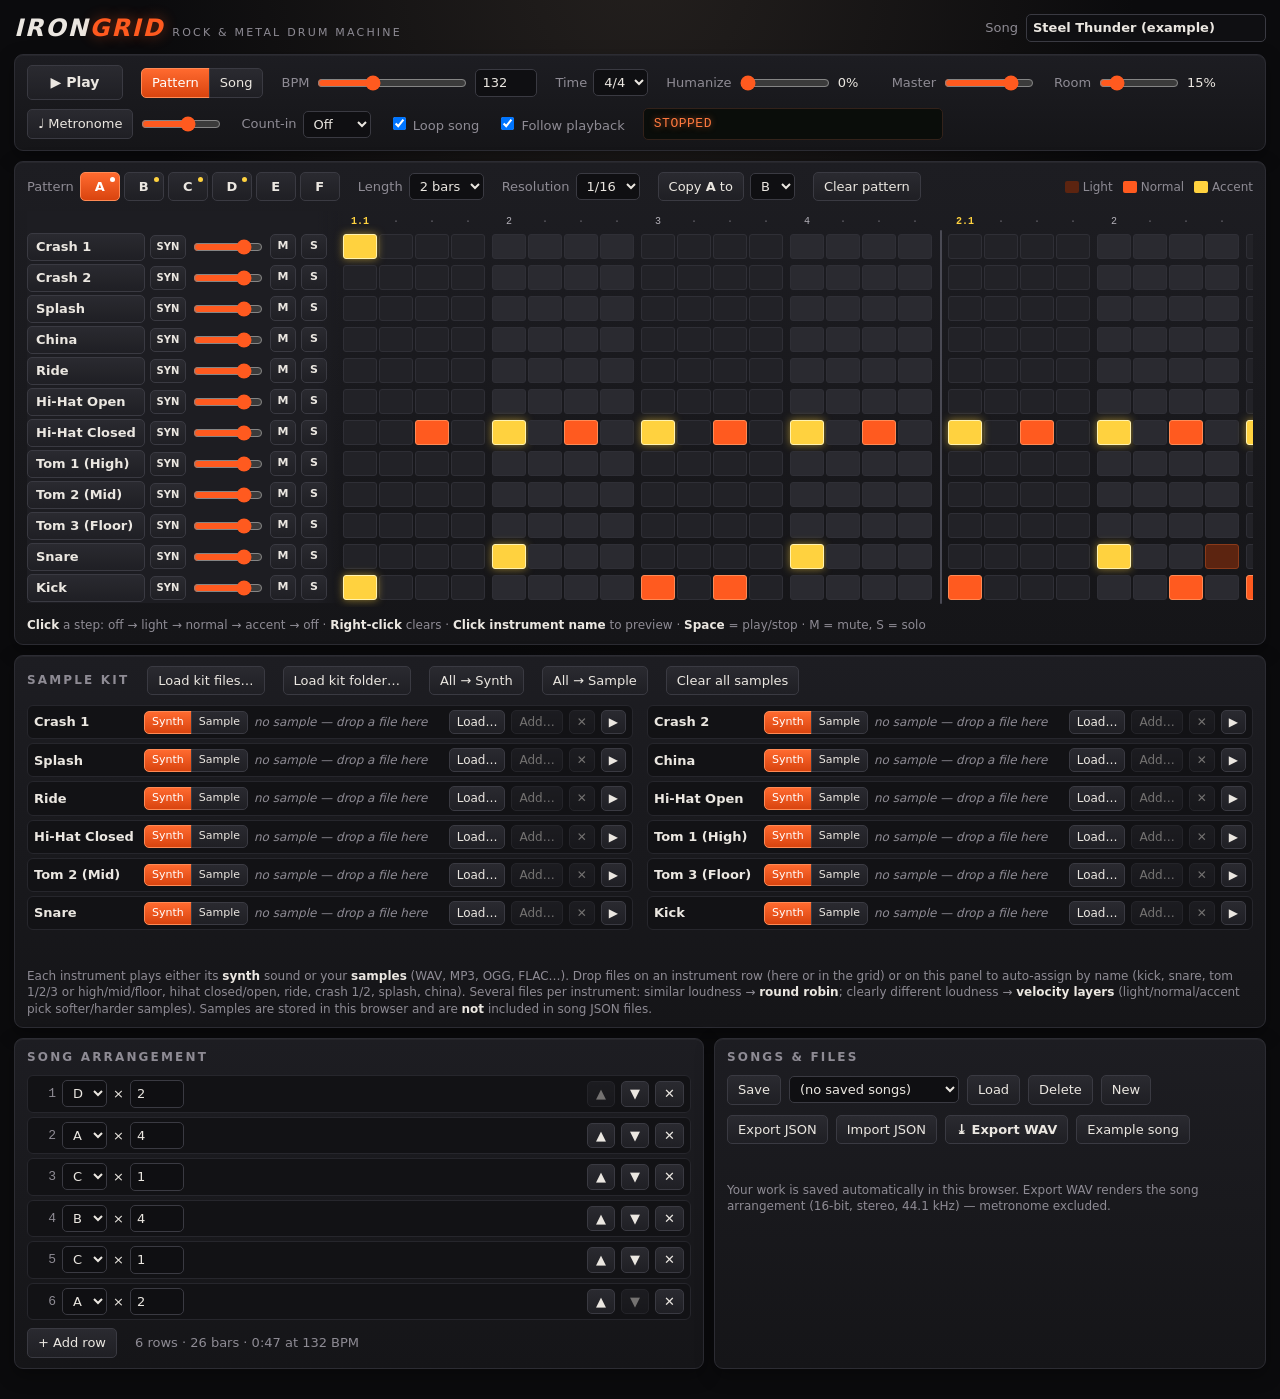
<file: other/rumpukone/index.html>
<!DOCTYPE html>
<html lang="en">
<head>
<meta charset="utf-8">
<meta name="viewport" content="width=device-width, initial-scale=1">
<title>IronGrid Drum Machine</title>
<style>
:root{
  --bg:#0b0b0d; --panel:#151518; --panel2:#1d1d22; --line:#2c2c33; --text:#ebe7e1; --muted:#8e8b94;
  --acc:#ff5a1f; --acc2:#ffd23f; --dim:#7a2e10; --cell:#222227; --cell2:#2a2a30;
  --ok:#5fd17a; --err:#ff5050; --mute:#e0a020; --solo:#2fb4ff;
}
*{box-sizing:border-box}
html,body{margin:0}
body{background:radial-gradient(ellipse at 50% -10%,#24201e 0%,#0b0b0d 55%) fixed,#0b0b0d;color:var(--text);
  font:13px/1.35 "Segoe UI",system-ui,-apple-system,sans-serif;padding:12px 14px 30px;min-width:900px}
button,select,input{font:inherit;color:inherit}
button{background:linear-gradient(#2a2a30,#1f1f24);border:1px solid #3a3a42;border-radius:5px;padding:5px 10px;cursor:pointer;white-space:nowrap}
button:hover{border-color:#5a5a64;background:linear-gradient(#33333a,#25252b)}
button:active{transform:translateY(1px)}
button.on{background:linear-gradient(#ff6a2f,#d9440f);border-color:#ff8a55;color:#fff}
button:disabled{opacity:.45;cursor:default}
select,input[type=number],input[type=text]{background:#0f0f12;border:1px solid #3a3a42;border-radius:5px;padding:4px 6px}
input[type=number]{width:62px}
input[type=range]{accent-color:var(--acc);vertical-align:middle}
label{color:var(--muted);user-select:none}
h2{font-size:12px;letter-spacing:.18em;text-transform:uppercase;color:var(--muted);margin:0 0 10px;font-weight:600}
.panel{background:linear-gradient(180deg,var(--panel2),var(--panel));border:1px solid var(--line);border-radius:9px;padding:10px 12px;margin-bottom:10px;
  box-shadow:0 1px 0 rgba(255,255,255,.04) inset,0 6px 18px rgba(0,0,0,.35)}
header{display:flex;align-items:center;gap:16px;margin-bottom:10px}
.brand{font-weight:900;font-size:24px;letter-spacing:.08em;text-transform:uppercase;font-style:italic}
.brand span{color:var(--acc);text-shadow:0 0 14px rgba(255,90,31,.45)}
.brand small{font-size:11px;font-weight:500;font-style:normal;letter-spacing:.2em;color:var(--muted);margin-left:8px}
header .name{margin-left:auto;display:flex;align-items:center;gap:8px}
header .name input{width:240px;font-weight:600}
.row{display:flex;flex-wrap:wrap;align-items:center;gap:10px 18px}
.grp{display:flex;align-items:center;gap:6px}
.seg{display:inline-flex}
.seg button{border-radius:0;margin-left:-1px}
.seg button:first-child{border-radius:5px 0 0 5px;margin-left:0}
.seg button:last-child{border-radius:0 5px 5px 0}
#playBtn{font-weight:700;min-width:96px;font-size:14px;padding:7px 14px}
#playBtn.on{background:linear-gradient(#3fd06a,#209a48);border-color:#6be38e}
.lcd{font-family:Consolas,"Courier New",monospace;background:#0a0d0a;color:#ff7a3f;border:1px solid #33221a;border-radius:5px;padding:6px 10px;
  min-width:300px;text-shadow:0 0 6px rgba(255,110,50,.6);letter-spacing:.04em}
.tabs{display:inline-flex;gap:4px}
.tabs button{width:40px;font-weight:800;position:relative}
.tabs button.has::after{content:"";position:absolute;right:4px;top:4px;width:5px;height:5px;border-radius:50%;background:var(--acc2)}
.tabs button.on.has::after{background:#fff}
.tabs button.playing{box-shadow:0 0 0 2px var(--ok)}
/* grid */
.gridwrap{overflow-x:auto;padding-bottom:4px}
#grid{display:inline-block;min-width:100%;--cw:34px}
.grow{display:flex;align-items:center;height:31px}
.grow.head{height:20px}
.ctrl{position:sticky;left:0;z-index:2;display:flex;align-items:center;gap:5px;width:316px;flex:none;padding-right:10px;
  background:linear-gradient(90deg,var(--panel2) 92%,rgba(29,29,34,0));height:100%}
.iname{width:118px;text-align:left;font-weight:600;padding:4px 8px;overflow:hidden;text-overflow:ellipsis}
.iname:hover{color:var(--acc2)}
.ctrl input[type=range]{width:70px}
.ms{width:26px;padding:4px 0;font-size:11px;font-weight:800}
.ms.m.on{background:var(--mute);border-color:#ffc850;color:#111}
.ms.s.on{background:var(--solo);border-color:#80d4ff;color:#111}
.ms.src{width:36px;font-size:10px}
.ms.src.on{background:#7d4dff;border-color:#a88bff;color:#fff}
.ms.src.warn{background:#5a2020;border-color:#c04040;color:#fff}
.grow.drop,.kitrow.drop,#kitPanel.drop{outline:2px dashed var(--acc2);outline-offset:-2px}
#kitList{display:grid;grid-template-columns:repeat(auto-fill,minmax(540px,1fr));gap:4px 14px;margin-top:10px}
.kitrow{display:flex;align-items:center;gap:6px;padding:4px 6px;border-radius:6px;background:#121215;border:1px solid #26262c;min-width:0}
.kname{width:104px;flex:none;font-weight:600}
.kfiles{flex:1;min-width:0;overflow:hidden;text-overflow:ellipsis;white-space:nowrap;color:var(--muted);font-size:12px}
.kfiles b{color:var(--text);font-weight:600}
.seg.small button{padding:3px 7px;font-size:11px}
.kitrow>button{padding:3px 7px;font-size:12px}
.cells{display:flex;align-items:center}
.cell{width:var(--cw);height:25px;margin-right:2px;border-radius:3px;background:var(--cell);border:1px solid #2f2f36;cursor:pointer;flex:none;
  transition:background .06s}
.cell.alt{background:var(--cell2)}
.cell:hover{border-color:#77777f}
.cell.v1{background:#5c2410;border-color:#8a3a1a}
.cell.v2{background:var(--acc);border-color:#ff8a55}
.cell.v3{background:var(--acc2);border-color:#fff2b0;box-shadow:0 0 8px rgba(255,210,63,.55)}
.cell.beat{margin-left:5px}
.cell.bar{margin-left:14px;position:relative}
.cell.bar::before{content:"";position:absolute;left:-9px;top:-5px;bottom:-5px;width:2px;background:#4a4a54;border-radius:1px}
.cell.first.bar{margin-left:0}
.cell.first.bar::before{display:none}
.cell.play{outline:2px solid rgba(255,255,255,.85);outline-offset:-1px;filter:brightness(1.45)}
.hcell{width:var(--cw);margin-right:2px;flex:none;font-size:10px;color:#6c6a72;text-align:center;font-family:Consolas,monospace}
.hcell.beatlbl{color:#b3b0b8}
.hcell.barlbl{color:var(--acc2);font-weight:700}
.hcell.beat{margin-left:5px}.hcell.bar{margin-left:14px}.hcell.first{margin-left:0}
.hcell.play{color:#fff;background:#444;border-radius:3px}
.sep{height:6px}
/* bottom */
.bottom{display:grid;grid-template-columns:1.25fr 1fr;gap:10px}
.bottom .panel{margin-bottom:0}
#songList{display:flex;flex-direction:column;gap:4px;max-height:300px;overflow:auto;margin-bottom:8px}
.srow{display:flex;align-items:center;gap:6px;padding:4px 6px;border-radius:6px;background:#121215;border:1px solid #26262c}
.srow.playing{border-color:var(--ok);background:#13201a}
.srow .idx{width:22px;color:var(--muted);font-family:Consolas,monospace;text-align:right}
.srow .rep{color:var(--muted);font-family:Consolas,monospace;min-width:60px}
.srow input[type=number]{width:54px}
.srow .sp{flex:1}
.srow button{padding:3px 8px}
.files .row{gap:8px}
.msg{min-height:20px;margin-top:8px;font-size:12px}
.msg.ok{color:var(--ok)} .msg.err{color:var(--err);white-space:pre-wrap}
.hint{color:var(--muted);font-size:12px;margin-top:10px}
.hint b{color:var(--text)}
.legend{display:inline-flex;gap:10px;align-items:center;margin-left:auto;color:var(--muted);font-size:12px}
.legend i{display:inline-block;width:14px;height:12px;border-radius:2px;vertical-align:-2px;margin-right:4px}
#overlay{position:fixed;inset:0;background:rgba(0,0,0,.72);display:none;align-items:center;justify-content:center;z-index:50}
#overlay.show{display:flex}
#overlay .box{background:var(--panel2);border:1px solid var(--line);border-radius:10px;padding:22px 26px;width:380px;text-align:center}
.bar-outer{height:10px;background:#0c0c0e;border-radius:5px;overflow:hidden;margin-top:12px;border:1px solid #333}
.bar-inner{height:100%;width:0;background:linear-gradient(90deg,#d9440f,#ffd23f);transition:width .15s}
</style>
</head>
<body>
<header>
  <div class="brand">Iron<span>Grid</span><small>rock &amp; metal drum machine</small></div>
  <div class="name"><label for="songName">Song</label><input autocomplete="off" type="text" id="songName" maxlength="60" spellcheck="false"></div>
</header>

<section class="panel">
  <div class="row">
    <button id="playBtn" title="Play / Stop (Space)">▶ Play</button>
    <div class="seg" id="modeSeg">
      <button data-mode="pattern">Pattern</button><button data-mode="song">Song</button>
    </div>
    <div class="grp"><label for="bpmRange">BPM</label><input autocomplete="off" type="range" id="bpmRange" min="40" max="300" step="1" style="width:150px"><input autocomplete="off" type="number" id="bpmNum" min="40" max="300" step="1"></div>
    <div class="grp"><label for="tsSel">Time</label><select autocomplete="off" id="tsSel"><option value="4">4/4</option><option value="3">3/4</option></select></div>
    <div class="grp"><label for="humRange">Humanize</label><input autocomplete="off" type="range" id="humRange" min="0" max="100" step="1" style="width:90px"><span id="humVal" style="width:36px"></span></div>
    <div class="grp"><label for="masterVol">Master</label><input autocomplete="off" type="range" id="masterVol" min="0" max="1" step="0.01" style="width:90px"></div>
    <div class="grp"><label for="roomRange" title="Room reverb amount">Room</label><input autocomplete="off" type="range" id="roomRange" min="0" max="100" step="1" style="width:80px"><span id="roomVal" style="width:36px"></span></div>
  </div>
  <div class="row" style="margin-top:8px">
    <div class="grp"><button id="metroBtn" title="Metronome on/off">♩ Metronome</button><input autocomplete="off" type="range" id="metroVol" min="0" max="1" step="0.01" style="width:80px" title="Metronome volume"></div>
    <div class="grp"><label for="countIn">Count-in</label><select autocomplete="off" id="countIn"><option value="0">Off</option><option value="1">1 bar</option></select></div>
    <div class="grp"><label><input autocomplete="off" type="checkbox" id="loopSong"> Loop song</label></div>
    <div class="grp"><label><input autocomplete="off" type="checkbox" id="follow"> Follow playback</label></div>
    <div class="lcd" id="status">STOPPED</div>
  </div>
</section>

<section class="panel">
  <div class="row" style="margin-bottom:10px">
    <div class="grp"><label>Pattern</label><div class="tabs" id="tabs"></div></div>
    <div class="grp"><label for="barsSel">Length</label><select autocomplete="off" id="barsSel"><option value="1">1 bar</option><option value="2">2 bars</option><option value="4">4 bars</option></select></div>
    <div class="grp"><label for="resSel">Resolution</label><select autocomplete="off" id="resSel"><option value="16">1/16</option><option value="32">1/32</option></select></div>
    <div class="grp"><button id="copyBtn">Copy <b id="copyFrom">A</b> to</button><select autocomplete="off" id="copyTo"></select></div>
    <button id="clearBtn">Clear pattern</button>
    <div class="legend"><span><i style="background:#5c2410"></i>Light</span><span><i style="background:var(--acc)"></i>Normal</span><span><i style="background:var(--acc2)"></i>Accent</span></div>
  </div>
  <div class="gridwrap" id="gridwrap"><div id="grid"></div></div>
  <div class="hint"><b>Click</b> a step: off → light → normal → accent → off · <b>Right-click</b> clears · <b>Click instrument name</b> to preview · <b>Space</b> = play/stop · M = mute, S = solo</div>
</section>

<section class="panel" id="kitPanel">
  <div class="row">
    <h2 style="margin:0">Sample kit</h2>
    <button id="kitFilesBtn" title="Choose several audio files; they are assigned to instruments by file name">Load kit files…</button>
    <button id="kitDirBtn" title="Choose a folder of drum samples; files are assigned to instruments by file name">Load kit folder…</button>
    <button id="allSynthBtn">All → Synth</button>
    <button id="allSampleBtn">All → Sample</button>
    <button id="clearKitBtn">Clear all samples</button>
  </div>
  <div id="kitList"></div>
  <div class="msg" id="kitMsg"></div>
  <div class="hint">Each instrument plays either its <b>synth</b> sound or your <b>samples</b> (WAV, MP3, OGG, FLAC…). Drop files on an instrument row (here or in the grid) or on this panel to auto-assign by name (kick, snare, tom 1/2/3 or high/mid/floor, hihat closed/open, ride, crash 1/2, splash, china).
    Several files per instrument: similar loudness → <b>round robin</b>; clearly different loudness → <b>velocity layers</b> (light/normal/accent pick softer/harder samples).
    Samples are stored in this browser and are <b>not</b> included in song JSON files.</div>
  <input autocomplete="off" type="file" id="smpIn" accept="audio/*,.wav,.mp3,.ogg,.flac,.aif,.aiff,.m4a" multiple hidden>
  <input autocomplete="off" type="file" id="kitIn" accept="audio/*,.wav,.mp3,.ogg,.flac,.aif,.aiff,.m4a" multiple hidden>
  <input autocomplete="off" type="file" id="kitDirIn" webkitdirectory multiple hidden>
</section>

<div class="bottom">
  <section class="panel">
    <h2>Song arrangement</h2>
    <div id="songList"></div>
    <div class="row"><button id="addRow">+ Add row</button><span id="songInfo" style="color:var(--muted)"></span></div>
  </section>
  <section class="panel files">
    <h2>Songs &amp; files</h2>
    <div class="row">
      <button id="saveBtn" title="Save in browser under the song name">Save</button>
      <select autocomplete="off" id="libSel" style="min-width:170px"></select>
      <button id="loadBtn">Load</button>
      <button id="delBtn">Delete</button>
      <button id="newBtn" title="Start a new empty song">New</button>
    </div>
    <div class="row" style="margin-top:10px">
      <button id="exportJson">Export JSON</button>
      <button id="importJson">Import JSON</button>
      <input autocomplete="off" type="file" id="fileIn" accept=".json,application/json" hidden>
      <button id="exportWav" style="font-weight:700">⤓ Export WAV</button>
      <button id="exampleBtn" title="Load the example song">Example song</button>
    </div>
    <div class="msg" id="msg"></div>
    <div class="hint">Your work is saved automatically in this browser. Export WAV renders the song arrangement (16-bit, stereo, 44.1 kHz) — metronome excluded.</div>
  </section>
</div>

<div id="overlay"><div class="box"><div id="ovText" style="font-weight:700">Rendering WAV…</div><div class="bar-outer"><div class="bar-inner" id="ovBar"></div></div><div id="ovSub" style="color:var(--muted);margin-top:8px;font-size:12px"></div></div></div>

<script>
'use strict';
/* ====================================================================
   Constants
   ==================================================================== */
const INSTRUMENTS = [
  { id: 'crash1',   name: 'Crash 1',       pan: -0.45 },
  { id: 'crash2',   name: 'Crash 2',       pan:  0.45 },
  { id: 'splash',   name: 'Splash',        pan:  0.30 },
  { id: 'china',    name: 'China',         pan:  0.60 },
  { id: 'ride',     name: 'Ride',          pan:  0.35 },
  { id: 'hhOpen',   name: 'Hi-Hat Open',   pan: -0.30 },
  { id: 'hhClosed', name: 'Hi-Hat Closed', pan: -0.30 },
  { id: 'tom1',     name: 'Tom 1 (High)',  pan: -0.20 },
  { id: 'tom2',     name: 'Tom 2 (Mid)',   pan:  0.10 },
  { id: 'tom3',     name: 'Tom 3 (Floor)', pan:  0.35 },
  { id: 'snare',    name: 'Snare',         pan:  0.00 },
  { id: 'kick',     name: 'Kick',          pan:  0.00 },
];
const IDS = INSTRUMENTS.map(i => i.id);
const PATTERN_IDS = ['A', 'B', 'C', 'D', 'E', 'F'];
const VEL = [0, 0.42, 0.75, 1.0];           // off, light, normal, accent
const FORMAT = 'irongrid-song';
const LS_CURRENT = 'irongrid.current.v1';
const LS_LIBRARY = 'irongrid.library.v1';
const LOOKAHEAD_MS = 25;                    // scheduler wake-up interval
const SCHEDULE_AHEAD = 0.1;                 // seconds scheduled ahead
const HUMANIZE_MAX_TIME = 0.006;            // ±6 ms at 100 %
const HUMANIZE_MAX_VEL = 0.25;              // ±25 % at 100 %
const WAV_RATE = 44100, WAV_TAIL = 2.5;

/* ====================================================================
   Song state helpers
   ==================================================================== */
const stepsPerBeat = res => res / 4;
const stepsPerBar = (ts, res) => ts * res / 4;
const patLen = (p, ts = state.timeSig) => p.bars * stepsPerBar(ts, p.res);

function emptyPattern(bars, res, ts) {
  const n = bars * stepsPerBar(ts, res), steps = {};
  IDS.forEach(id => steps[id] = new Array(n).fill(0));
  return { bars, res, steps };
}
function defaultInstruments() {
  const o = {};
  IDS.forEach(id => o[id] = { volume: 0.8, mute: false, solo: false, source: 'synth' });
  return o;
}
function newSong(name = 'Untitled') {
  const patterns = {};
  PATTERN_IDS.forEach(p => patterns[p] = emptyPattern(1, 16, 4));
  return {
    name, bpm: 120, timeSig: 4, humanize: 0, masterVolume: 0.8, room: 15,
    metronome: { enabled: false, volume: 0.6, countIn: 0 },
    loopSong: true, instruments: defaultInstruments(), patterns,
    song: [{ pattern: 'A', repeats: 4 }],
    ui: { current: 'A', mode: 'pattern', follow: true },
  };
}

// Re-quantize a pattern to new time signature / length / resolution.
function remapPattern(p, oldTs, newTs, newBars, newRes) {
  const oSpb = stepsPerBar(oldTs, p.res), nSpb = stepsPerBar(newTs, newRes);
  const steps = {};
  for (const id of IDS) {
    const src = p.steps[id], dst = new Array(newBars * nSpb).fill(0);
    for (let i = 0; i < src.length; i++) {
      const v = src[i]; if (!v) continue;
      const bar = Math.floor(i / oSpb); if (bar >= newBars) continue;
      const q = (i % oSpb) / stepsPerBeat(p.res);             // position in quarter notes
      if (q >= newTs) continue;
      const j = bar * nSpb + Math.floor(q * stepsPerBeat(newRes) + 1e-9);
      dst[j] = Math.max(dst[j], v);
    }
    for (let b = p.bars; b < newBars; b++) {                   // extend by repeating existing bars
      const from = (b % p.bars) * nSpb;
      for (let k = 0; k < nSpb; k++) dst[b * nSpb + k] = dst[from + k];
    }
    steps[id] = dst;
  }
  return { bars: newBars, res: newRes, steps };
}
const patternHasNotes = p => IDS.some(id => p.steps[id].some(v => v > 0));

/* ====================================================================
   Example song
   ==================================================================== */
function buildExample() {
  const s = newSong('Steel Thunder (example)');
  s.bpm = 132;
  const set = (p, id, idx, v = 2) => idx.forEach(i => p.steps[id][i] = v);
  const range = (a, b, st = 1) => { const r = []; for (let i = a; i < b; i += st) r.push(i); return r; };

  // A: basic rock groove, 2 bars of 16ths
  const A = emptyPattern(2, 16, 4);
  for (let b = 0; b < 2; b++) {
    const o = b * 16;
    set(A, 'hhClosed', [0, 4, 8, 12].map(x => x + o), 3);
    set(A, 'hhClosed', [2, 6, 10, 14].map(x => x + o), 2);
    set(A, 'snare', [4 + o, 12 + o], 3);
    set(A, 'kick', [0 + o, 8 + o, 10 + o], 2);
  }
  A.steps.hhClosed[0] = 0; set(A, 'crash1', [0], 3); A.steps.kick[0] = 3;
  set(A, 'kick', [22]); set(A, 'snare', [23], 1);
  A.steps.hhClosed[30] = 0; set(A, 'hhOpen', [30], 2);
  s.patterns.A = A;

  // B: metal double-bass groove, 2 bars of 32nds
  const B = emptyPattern(2, 32, 4);
  for (let b = 0; b < 2; b++) {
    const o = b * 32;
    set(B, 'kick', range(o, o + 32, 2), 2);
    set(B, 'kick', [0, 8, 16, 24].map(x => x + o), 3);
    set(B, 'snare', [8 + o, 24 + o], 3);
    set(B, 'china', [0, 8, 16, 24].map(x => x + o), 2);
  }
  set(B, 'kick', range(56, 64, 1), 2);                  // 32nd-note burst at the end
  B.steps.china[0] = 0; set(B, 'crash2', [0], 3);
  set(B, 'splash', [44], 2);
  s.patterns.B = B;

  // C: tom fill, 1 bar
  const C = emptyPattern(1, 16, 4);
  set(C, 'snare', [0, 2], 2); set(C, 'snare', [1], 1); set(C, 'snare', [3], 3);
  set(C, 'tom1', [4, 5, 6], 2); set(C, 'tom1', [7], 3);
  set(C, 'tom2', [8, 9, 10], 2); set(C, 'tom2', [11], 3);
  set(C, 'tom3', [12, 13], 2); set(C, 'tom3', [14, 15], 3);
  set(C, 'kick', [0, 4, 8, 12], 2);
  s.patterns.C = C;

  // D: half-time intro on the ride
  const D = emptyPattern(2, 16, 4);
  for (let b = 0; b < 2; b++) {
    const o = b * 16;
    set(D, 'ride', [0, 4, 8, 12].map(x => x + o), 3);
    set(D, 'ride', [2, 6, 10, 14].map(x => x + o), 1);
    set(D, 'kick', [0 + o, 6 + o, 10 + o], 2);
    set(D, 'snare', [8 + o], 3);
    set(D, 'hhClosed', [4 + o, 12 + o], 1);
  }
  D.steps.ride[0] = 0; set(D, 'crash1', [0], 3);
  set(D, 'snare', [29, 30], 1); set(D, 'snare', [31], 2);
  s.patterns.D = D;

  s.song = [
    { pattern: 'D', repeats: 2 }, { pattern: 'A', repeats: 4 }, { pattern: 'C', repeats: 1 },
    { pattern: 'B', repeats: 4 }, { pattern: 'C', repeats: 1 }, { pattern: 'A', repeats: 2 },
  ];
  s.ui = { current: 'A', mode: 'pattern', follow: true };
  return s;
}

/* ====================================================================
   Sound engine — works with AudioContext and OfflineAudioContext
   ==================================================================== */
const METAL_FREQS = [205.3, 304.4, 369.6, 522.7, 540.0, 800.0];   // classic 808 metal ratios

function createEngine(ctx, destination, offline = false) {
  const e = { ctx, offline, curves: {}, choke: null, ch: {} };
  const len = Math.floor(ctx.sampleRate * 2);
  e.noise = ctx.createBuffer(1, len, ctx.sampleRate);
  const nd = e.noise.getChannelData(0);
  for (let i = 0; i < len; i++) nd[i] = Math.random() * 2 - 1;

  e.bus = ctx.createGain(); e.bus.gain.value = 0.72;
  e.comp = ctx.createDynamicsCompressor();
  e.comp.threshold.value = -12; e.comp.knee.value = 8; e.comp.ratio.value = 3;
  e.comp.attack.value = 0.004; e.comp.release.value = 0.18;
  e.master = ctx.createGain();
  e.bus.connect(e.comp); e.comp.connect(e.master); e.master.connect(destination);
  e.metro = ctx.createGain(); e.metro.connect(e.master);
  // Room reverb: send from the drum bus (low end filtered out so the kick stays tight).
  e.revSend = ctx.createGain(); e.revSend.gain.value = 0;
  const revHp = biq(ctx, 'highpass', 220), conv = ctx.createConvolver(), revLp = biq(ctx, 'lowpass', 7000);
  conv.buffer = makeImpulse(ctx, 1.6);
  e.bus.connect(e.revSend); e.revSend.connect(revHp); revHp.connect(conv); conv.connect(revLp); revLp.connect(e.comp);
  e.rr = {};   // round-robin counters for samples

  for (const inst of INSTRUMENTS) {
    const vol = ctx.createGain(), act = ctx.createGain(), prev = ctx.createGain();
    let pan;
    if (ctx.createStereoPanner) { pan = ctx.createStereoPanner(); pan.pan.value = inst.pan; }
    else pan = ctx.createGain();
    vol.connect(act); act.connect(pan); prev.connect(pan); pan.connect(e.bus);
    e.ch[inst.id] = { vol, act, prev };
  }

  const setP = (param, v) => {
    if (e.offline) param.value = v;
    else param.setTargetAtTime(v, ctx.currentTime, 0.012);
  };
  e.applyMix = s => {
    const anySolo = IDS.some(id => s.instruments[id].solo);
    for (const id of IDS) {
      const st = s.instruments[id], c = e.ch[id];
      const active = anySolo ? st.solo : !st.mute;
      setP(c.vol.gain, st.volume); setP(c.prev.gain, st.volume); setP(c.act.gain, active ? 1 : 0);
    }
    setP(e.master.gain, s.masterVolume);
    setP(e.metro.gain, s.metronome.volume);
    setP(e.revSend.gain, (s.room / 100) * 0.6);
  };
  // Play one hit. preview=true bypasses mute/solo (instrument audition).
  // vary (-1…1, scaled by humanize) adds a tiny pitch variation to samples.
  e.hit = (id, t, vel, preview, vary = 0) => {
    let out = preview ? e.ch[id].prev : e.ch[id].vol;
    if (vel < 0.97) {   // softer hits are darker, like real drums and cymbals
      const sh = ctx.createBiquadFilter(); sh.type = 'highshelf';
      sh.frequency.value = 2500; sh.gain.value = -14 * (1 - vel);
      sh.connect(out); out = sh;
    }
    if (id === 'hhClosed' || id === 'hhOpen') {   // hi-hat choke
      if (e.choke && e.choke.t < t) { chokeAt(e.choke.g, t); e.choke = null; }
      if (id === 'hhOpen') { const ck = ctx.createGain(); ck.connect(out); out = ck; e.choke = { g: ck, t }; }
    }
    const list = activeSamples(id);
    if (list) playSample(e, out, t, vel, id, list, vary);
    else VOICES[id](e, out, t, vel);
  };
  e.click = (t, accent) => {
    const o = osc(ctx, 'square', accent ? 2100 : 1400, t, 0.06);
    const bp = biq(ctx, 'bandpass', accent ? 2100 : 1400, 1.5);
    const g = envGain(ctx, t, accent ? 0.9 : 0.6, 0.035, 0.0005);
    o.connect(bp); bp.connect(g); g.connect(e.metro);
  };
  return e;
}

/* ---- synthesis building blocks ---- */
function envGain(ctx, t, peak, decay, attack = 0.001) {
  const g = ctx.createGain(); peak = Math.max(peak, 0.0002);
  g.gain.setValueAtTime(0.0001, t);
  g.gain.exponentialRampToValueAtTime(peak, t + attack);
  g.gain.exponentialRampToValueAtTime(0.0001, t + attack + decay);
  return g;
}
function burstEnv(ctx, t, peak, decay, attack, burstTime, burstLevel) {
  const g = ctx.createGain(); peak = Math.max(peak, 0.0002);
  g.gain.setValueAtTime(0.0001, t);
  g.gain.exponentialRampToValueAtTime(peak, t + attack);
  g.gain.exponentialRampToValueAtTime(peak * burstLevel, t + attack + burstTime);
  g.gain.exponentialRampToValueAtTime(0.0001, t + attack + decay);
  return g;
}
function osc(ctx, type, f, t, dur) {
  const o = ctx.createOscillator(); o.type = type;
  o.frequency.setValueAtTime(f, t); o.start(t); o.stop(t + dur);
  return o;
}
function biq(ctx, type, f, q = 0.7) {
  const b = ctx.createBiquadFilter(); b.type = type; b.frequency.value = f; b.Q.value = q; return b;
}
function noiseSrc(e, t, dur) {
  const s = e.ctx.createBufferSource(); s.buffer = e.noise; s.loop = true;
  s.start(t, Math.random() * 1.9); s.stop(t + dur);
  return s;
}
function shaper(e, k) {
  let c = e.curves[k];
  if (!c) {
    c = new Float32Array(2048);
    for (let i = 0; i < 2048; i++) { const x = i / 1023.5 - 1; c[i] = (1 + k) * x / (1 + k * Math.abs(x)); }
    e.curves[k] = c;
  }
  const s = e.ctx.createWaveShaper(); s.curve = c; s.oversample = '2x';
  return s;
}
function velGain(e, v, out) { const g = e.ctx.createGain(); g.gain.value = v; g.connect(out); return g; }

function metalBank(e, t, dur, scale) {
  const g = e.ctx.createGain(); g.gain.value = 0.25;
  for (const f of METAL_FREQS) osc(e.ctx, 'square', f * scale, t, dur).connect(g);
  return g;
}
function cymbal(e, out, t, v, p) {
  const c = e.ctx, dur = p.decay + 0.06;
  const mix = c.createGain();
  if (p.metal) { const mg = c.createGain(); mg.gain.value = p.metal; metalBank(e, t, dur, p.scale).connect(mg); mg.connect(mix); }
  if (p.noise) { const ng = c.createGain(); ng.gain.value = p.noise; noiseSrc(e, t, dur).connect(ng); ng.connect(mix); }
  let node = mix;
  if (p.drive) { const sh = shaper(e, p.drive); node.connect(sh); node = sh; }
  const bp = biq(c, 'bandpass', p.bp, p.q), hp = biq(c, 'highpass', p.hp, 0.7);
  const env = p.burst
    ? burstEnv(c, t, v * p.gain, p.decay, p.attack || 0.001, p.burst[0], p.burst[1])
    : envGain(c, t, v * p.gain, p.decay, p.attack || 0.001);
  node.connect(bp); bp.connect(hp); hp.connect(env); env.connect(out);
  return env;
}
const CYM = {
  hhClosed: { scale: 1.00, bp: 10000, q: 0.9, hp: 7000, decay: 0.05, metal: 1, noise: 0.5, gain: 1.4 },
  hhOpen:   { scale: 1.00, bp: 10000, q: 0.9, hp: 6500, decay: 0.85, metal: 1, noise: 0.5, gain: 1.1, burst: [0.05, 0.55] },
  crash1:   { scale: 0.82, bp: 5200, q: 0.45, hp: 2600, decay: 3.1, metal: 0.8, noise: 1.1, gain: 0.95, burst: [0.16, 0.38] },
  crash2:   { scale: 1.32, bp: 8200, q: 0.60, hp: 4300, decay: 2.6, metal: 0.9, noise: 0.9, gain: 1.25, burst: [0.10, 0.36] },
  splash:   { scale: 1.75, bp: 9800, q: 0.80, hp: 6800, decay: 0.8, metal: 1.0, noise: 0.8, gain: 1.3, burst: [0.04, 0.45] },
  china:    { scale: 0.68, bp: 3300, q: 3.5, hp: 1500, decay: 1.5, metal: 1.3, noise: 0.7, gain: 1.7, drive: 30, burst: [0.07, 0.3], attack: 0.0004 },
  rideTail: { scale: 1.12, bp: 7000, q: 0.7, hp: 4800, decay: 2.0, metal: 1, noise: 0.15, gain: 0.9 },
  ridePing: { scale: 1.50, bp: 3400, q: 3.0, hp: 2200, decay: 0.09, metal: 1, noise: 0, gain: 1.9 },
};

function tom(e, out, t, v, f, decay) {
  const c = e.ctx, vg = velGain(e, v, out), sh = shaper(e, 1.5); sh.connect(vg);
  const o = osc(c, 'sine', f * 1.4, t, decay + 0.05);
  o.frequency.exponentialRampToValueAtTime(f, t + 0.035);
  o.frequency.exponentialRampToValueAtTime(f * 0.85, t + decay);
  const g = envGain(c, t, 0.95, decay, 0.002); o.connect(g); g.connect(sh);
  const o2 = osc(c, 'triangle', f * 1.55, t, decay * 0.5);
  o2.frequency.exponentialRampToValueAtTime(f * 1.35, t + decay * 0.45);
  const g2 = envGain(c, t, 0.22, decay * 0.4, 0.002); o2.connect(g2); g2.connect(sh);
  const n = noiseSrc(e, t, 0.05), lp = biq(c, 'lowpass', 4000), ng = envGain(c, t, 0.35, 0.025, 0.0005);
  n.connect(lp); lp.connect(ng); ng.connect(sh);
}

const VOICES = {
  kick(e, out, t, v) {
    const c = e.ctx, vg = velGain(e, v * 1.35, out), sh = shaper(e, 2); sh.connect(vg);
    const o = osc(c, 'sine', 150, t, 0.45);
    o.frequency.exponentialRampToValueAtTime(45, t + 0.09);
    const g = envGain(c, t, 1.0, 0.34, 0.002); o.connect(g); g.connect(sh);
    // beater click: short HP-noise + falling square blip
    const n = noiseSrc(e, t, 0.03), hp = biq(c, 'highpass', 3000), ng = envGain(c, t, 0.6, 0.014, 0.0005);
    n.connect(hp); hp.connect(ng); ng.connect(vg);
    const q = osc(c, 'square', 2200, t, 0.03);
    q.frequency.exponentialRampToValueAtTime(700, t + 0.012);
    const qg = envGain(c, t, 0.2, 0.01, 0.0005); q.connect(qg); qg.connect(vg);
  },
  snare(e, out, t, v) {
    const c = e.ctx, vg = velGain(e, v * 1.15, out), sh = shaper(e, 3); sh.connect(vg);
    const n = noiseSrc(e, t, 0.3), hp = biq(c, 'highpass', 1400), ng = envGain(c, t, 0.85, 0.19, 0.0008);
    n.connect(hp); hp.connect(ng); ng.connect(sh);
    const o = osc(c, 'triangle', 195, t, 0.16);
    o.frequency.exponentialRampToValueAtTime(172, t + 0.05);
    const og = envGain(c, t, 0.8, 0.1, 0.001); o.connect(og); og.connect(sh);
    const o2 = osc(c, 'sine', 335, t, 0.1);
    o2.frequency.exponentialRampToValueAtTime(300, t + 0.04);
    const o2g = envGain(c, t, 0.3, 0.06, 0.001); o2.connect(o2g); o2g.connect(sh);
  },
  tom1(e, out, t, v) { tom(e, out, t, v, 205, 0.45); },
  tom2(e, out, t, v) { tom(e, out, t, v, 145, 0.6); },
  tom3(e, out, t, v) { tom(e, out, t, v, 92, 0.85); },
  hhClosed(e, out, t, v) { cymbal(e, out, t, v, CYM.hhClosed); },
  hhOpen(e, out, t, v)   { cymbal(e, out, t, v, CYM.hhOpen); },   // choke is handled in e.hit
  ride(e, out, t, v) {
    const c = e.ctx;
    cymbal(e, out, t, v, CYM.rideTail);
    cymbal(e, out, t, v, CYM.ridePing);
    const bg = envGain(c, t, v * 0.18, 0.45, 0.001);
    osc(c, 'sine', 2480, t, 0.6).connect(bg); osc(c, 'sine', 3720, t, 0.6).connect(bg); bg.connect(out);
  },
  crash1(e, out, t, v) { cymbal(e, out, t, v, CYM.crash1); },
  crash2(e, out, t, v) { cymbal(e, out, t, v, CYM.crash2); },
  splash(e, out, t, v) { cymbal(e, out, t, v, CYM.splash); },
  china(e, out, t, v)  { cymbal(e, out, t, v, CYM.china); },
};
// Hi-hat choke: quick gain ramp to zero on the open hat's choke node.
function chokeAt(g, t) { g.gain.setValueAtTime(1, t); g.gain.linearRampToValueAtTime(0, t + 0.012); }

// Synthetic room impulse response: decaying, slowly darkening stereo noise.
function makeImpulse(ctx, secs) {
  const sr = ctx.sampleRate, n = Math.floor(sr * secs), b = ctx.createBuffer(2, n, sr), fade = sr * 0.008;
  for (let c = 0; c < 2; c++) {
    const d = b.getChannelData(c); let lp = 0;
    for (let i = 0; i < n; i++) {
      const t = i / n;
      lp += (Math.random() * 2 - 1 - lp) * (0.65 - 0.5 * t);
      d[i] = lp * Math.pow(1 - t, 2.4) * (i < fade ? i / fade : 1);
    }
  }
  return b;
}

/* ---- sample playback ---- */
function activeSamples(id) {
  const l = KIT[id];
  return state.instruments[id].source === 'sample' && l && l.length ? l : null;
}
// Lists are sorted by loudness. A clear loudness spread (> 6 dB) means velocity layers,
// otherwise the samples are treated as round-robin variations of the same hit.
const isLayered = l => l.length > 1 && l[l.length - 1].loud - l[0].loud > 6;
function playSample(e, out, t, vel, id, list, vary) {
  const n = (e.rr[id] = (e.rr[id] || 0) + 1);
  let s, gain = vel;
  if (isLayered(list)) {
    const lo = list[0].loud, hi = list[list.length - 1].loud;
    const target = lo + (hi - lo) * Math.min(1, Math.max(0, (vel - 0.3) / 0.7));
    const dist = x => Math.abs(x.loud - target), best = Math.min(...list.map(dist));
    const cand = list.filter(x => dist(x) <= best + 3);
    s = cand[n % cand.length];
    gain = 0.55 + 0.45 * vel;   // the sample itself already carries most of the dynamics
  } else s = list[n % list.length];
  const src = e.ctx.createBufferSource(); src.buffer = s.buffer;
  src.playbackRate.value = 1 + vary * 0.02;
  const g = e.ctx.createGain(); g.gain.value = gain;
  src.connect(g); g.connect(out); src.start(t);
}

/* ====================================================================
   Sequencer core (shared by realtime playback and WAV export)
   ==================================================================== */
function newCursor(mode, countIn, loop) {
  const c = { mode, loop, row: 0, rep: 0, pat: state.ui.current, step: 0,
              countIn: countIn ? state.timeSig : 0, ciBeat: 0, done: false };
  if (mode === 'song') { if (!state.song.length) return null; c.pat = state.song[0].pattern; }
  return c;
}
// Returns the next step event and advances the cursor (null when the song has ended).
function nextEvent(c) {
  if (c.done) return null;
  const beatDur = 60 / state.bpm;
  if (c.countIn > 0) {
    const ev = { dur: beatDur, hits: [], click: { accent: c.ciBeat === 0 },
                 info: { countIn: true, beat: c.ciBeat, of: state.timeSig } };
    c.ciBeat++; c.countIn--;
    return ev;
  }
  if (c.mode === 'song' && c.row >= state.song.length) {
    if (!state.song.length) { c.done = true; return null; }
    c.row = 0; c.rep = 0; c.pat = state.song[0].pattern; c.step = 0;
  }
  const p = state.patterns[c.pat], len = patLen(p);
  if (c.step >= len) c.step = 0;
  const s = c.step, spBeat = stepsPerBeat(p.res), spBar = stepsPerBar(state.timeSig, p.res);
  const hits = [];
  for (const id of IDS) { const v = p.steps[id][s]; if (v) hits.push({ id, vel: VEL[v] }); }
  const click = s % spBeat === 0 ? { accent: s % spBar === 0 } : null;
  const ev = { dur: beatDur / spBeat, hits, click,
               info: { pat: c.pat, step: s, row: c.row, rep: c.rep, bar: Math.floor(s / spBar), beat: Math.floor((s % spBar) / spBeat) } };
  c.step++;
  if (c.step >= len) {
    c.step = 0;
    if (c.mode === 'song') {
      c.rep++;
      const row = state.song[c.row];
      if (!row || c.rep >= row.repeats) {
        c.rep = 0; c.row++;
        if (c.row >= state.song.length) { if (c.loop) c.row = 0; else c.done = true; }
      }
      if (!c.done && state.song[c.row]) c.pat = state.song[c.row].pattern;
    } else {
      c.pat = state.ui.current;   // pattern mode: switch to the selected pattern at loop end
    }
  }
  return ev;
}
function scheduleEvent(e, t, ev, metronomeOn, humanize) {
  if (ev.click && (ev.info.countIn || metronomeOn)) e.click(t, ev.click.accent);   // no humanize on clicks
  const h = humanize / 100;
  for (const hit of ev.hits) {
    let ht = t, v = hit.vel, vary = 0;
    if (h > 0) {
      ht = Math.max(e.offline ? 0 : e.ctx.currentTime, t + (Math.random() * 2 - 1) * HUMANIZE_MAX_TIME * h);
      v = Math.min(1, Math.max(0.05, v * (1 + (Math.random() * 2 - 1) * HUMANIZE_MAX_VEL * h)));
      vary = (Math.random() * 2 - 1) * h;
    }
    e.hit(hit.id, ht, v, false, vary);
  }
}

/* ====================================================================
   Realtime transport
   ==================================================================== */
let state = null;
let actx = null, eng = null;
let playing = false, timer = null, cursor = null, nextTime = 0, endTime = null;
let uiQueue = [], curInfo = null, playCol = -1, rafId = 0;

function ensureAudio() {
  if (!actx) {
    const AC = window.AudioContext || window.webkitAudioContext;
    actx = new AC({ latencyHint: 'interactive' });
    eng = createEngine(actx, actx.destination);
    eng.applyMix(state);
  }
  if (actx.state === 'suspended') actx.resume();
  return actx;
}
function startPlayback() {
  ensureAudio();
  const mode = state.ui.mode;
  cursor = newCursor(mode, state.metronome.countIn > 0, mode === 'pattern' || state.loopSong);
  if (!cursor) { showMsg('The song arrangement is empty — add a row first.', 'err'); return; }
  playing = true; endTime = null; uiQueue = []; curInfo = null; eng.choke = null;
  nextTime = actx.currentTime + 0.06;
  tick();
  timer = setInterval(tick, LOOKAHEAD_MS);
  $('#playBtn').classList.add('on'); $('#playBtn').textContent = '■ Stop';
  cancelAnimationFrame(rafId); rafId = requestAnimationFrame(draw);
}
function stopPlayback() {
  playing = false; clearInterval(timer); timer = null; uiQueue = []; curInfo = null;
  $('#playBtn').classList.remove('on'); $('#playBtn').textContent = '▶ Play';
  cancelAnimationFrame(rafId);
  setPlayCol(-1); markSongRow(-1); markPlayingTab(null);
  $('#status').textContent = 'STOPPED';
}
function togglePlay() { playing ? stopPlayback() : startPlayback(); }
function restartIfPlaying() { if (playing) { stopPlayback(); startPlayback(); } }

function tick() {
  if (!playing) return;
  while (endTime === null && nextTime < actx.currentTime + SCHEDULE_AHEAD) {
    const ev = nextEvent(cursor);
    if (!ev) { endTime = nextTime; break; }
    scheduleEvent(eng, nextTime, ev, state.metronome.enabled, state.humanize);
    uiQueue.push({ t: nextTime, info: ev.info });
    nextTime += ev.dur;
  }
  if (endTime !== null && actx.currentTime >= endTime) stopPlayback();
}
function draw() {
  if (!playing) return;
  let changed = null;
  while (uiQueue.length && uiQueue[0].t <= actx.currentTime) changed = uiQueue.shift().info;
  if (changed) { curInfo = changed; updatePlayUI(changed); }
  rafId = requestAnimationFrame(draw);
}

/* ====================================================================
   UI
   ==================================================================== */
const $ = s => document.querySelector(s);
let cellEls = [], colEls = [];
const CTRL_W = 316;   // width of the sticky instrument column (matches .ctrl in CSS)

function curPat() { return state.patterns[state.ui.current]; }

function renderAll() {
  $('#songName').value = state.name;
  $('#bpmRange').value = state.bpm; $('#bpmNum').value = state.bpm;
  $('#tsSel').value = state.timeSig;
  $('#humRange').value = state.humanize; $('#humVal').textContent = state.humanize + '%';
  $('#masterVol').value = state.masterVolume;
  $('#roomRange').value = state.room; $('#roomVal').textContent = state.room + '%';
  $('#metroBtn').classList.toggle('on', state.metronome.enabled);
  $('#metroVol').value = state.metronome.volume;
  $('#countIn').value = state.metronome.countIn;
  $('#loopSong').checked = state.loopSong;
  $('#follow').checked = state.ui.follow;
  document.querySelectorAll('#modeSeg button').forEach(b => b.classList.toggle('on', b.dataset.mode === state.ui.mode));
  renderTabs(); renderPatternControls(); renderGrid(); renderSong(); renderKit();
  if (eng) eng.applyMix(state);
}
function renderTabs() {
  const el = $('#tabs'); el.innerHTML = '';
  for (const id of PATTERN_IDS) {
    const b = document.createElement('button');
    b.textContent = id; b.dataset.pat = id;
    b.classList.toggle('on', id === state.ui.current);
    b.classList.toggle('has', patternHasNotes(state.patterns[id]));
    b.title = `Edit pattern ${id}`;
    el.appendChild(b);
  }
}
function refreshTabDots() {
  document.querySelectorAll('#tabs button').forEach(b => b.classList.toggle('has', patternHasNotes(state.patterns[b.dataset.pat])));
}
function renderPatternControls() {
  const p = curPat();
  $('#barsSel').value = p.bars; $('#resSel').value = p.res;
  $('#copyFrom').textContent = state.ui.current;
  const sel = $('#copyTo'), prev = sel.value; sel.innerHTML = '';
  PATTERN_IDS.filter(x => x !== state.ui.current).forEach(x => sel.add(new Option(x, x)));
  if (prev && prev !== state.ui.current) sel.value = prev;
}
function renderGrid() {
  const p = curPat(), len = patLen(p), spBeat = stepsPerBeat(p.res), spBar = stepsPerBar(state.timeSig, p.res);
  const grid = $('#grid');
  grid.style.setProperty('--cw', p.res === 32 ? '21px' : '34px');
  grid.innerHTML = ''; cellEls = []; colEls = Array.from({ length: len }, () => []); playCol = -1;
  const cls = s => {
    let c = '';
    if (s === 0) c += ' first bar';
    else if (s % spBar === 0) c += ' bar';
    else if (s % spBeat === 0) c += ' beat';
    if (Math.floor(s / spBeat) % 2 === 1) c += ' alt';
    return c;
  };
  // header with bar.beat labels
  const head = document.createElement('div'); head.className = 'grow head';
  const hc = document.createElement('div'); hc.className = 'ctrl'; head.appendChild(hc);
  const hcells = document.createElement('div'); hcells.className = 'cells';
  for (let s = 0; s < len; s++) {
    const d = document.createElement('div'); d.className = 'hcell' + cls(s).replace(' alt', '');
    if (s % spBeat === 0) {
      const bar = Math.floor(s / spBar) + 1, beat = Math.floor((s % spBar) / spBeat) + 1;
      d.textContent = beat === 1 ? `${bar}.1` : String(beat);
      d.classList.add(beat === 1 ? 'barlbl' : 'beatlbl');
    } else d.textContent = p.res === 32 ? '' : '·';
    hcells.appendChild(d); colEls[s].push(d);
  }
  head.appendChild(hcells); grid.appendChild(head);

  INSTRUMENTS.forEach((inst, r) => {
    const st = state.instruments[inst.id];
    const row = document.createElement('div'); row.className = 'grow'; row.dataset.inst = inst.id;
    const ctrl = document.createElement('div'); ctrl.className = 'ctrl';
    ctrl.innerHTML =
      `<button class="iname" data-prev="${inst.id}" title="Preview ${inst.name}">${inst.name}</button>` +
      `<button class="ms src" data-srct="${inst.id}"></button>` +
      `<input type="range" min="0" max="1" step="0.01" value="${st.volume}" data-vol="${inst.id}" title="${inst.name} volume">` +
      `<button class="ms m${st.mute ? ' on' : ''}" data-mute="${inst.id}" title="Mute">M</button>` +
      `<button class="ms s${st.solo ? ' on' : ''}" data-solo="${inst.id}" title="Solo">S</button>`;
    row.appendChild(ctrl);
    const cells = document.createElement('div'); cells.className = 'cells';
    const arr = p.steps[inst.id], rowCells = [];
    for (let s = 0; s < len; s++) {
      const d = document.createElement('div');
      d.className = 'cell' + cls(s) + (arr[s] ? ' v' + arr[s] : '');
      d.dataset.r = r; d.dataset.s = s;
      cells.appendChild(d); rowCells.push(d); colEls[s].push(d);
    }
    row.appendChild(cells); grid.appendChild(row);
    cellEls.push(rowCells);
  });
  refreshSrcButtons();
  if (playing && curInfo && !curInfo.countIn && curInfo.pat === state.ui.current) setPlayCol(curInfo.step);
}
function setCell(r, s, v) {
  curPat().steps[INSTRUMENTS[r].id][s] = v;
  const el = cellEls[r][s];
  el.classList.remove('v1', 'v2', 'v3'); if (v) el.classList.add('v' + v);
  refreshTabDots(); saveSoon();
}
function setPlayCol(s) {
  if (playCol >= 0 && colEls[playCol]) colEls[playCol].forEach(el => el.classList.remove('play'));
  playCol = s;
  if (s >= 0 && colEls[s]) {
    colEls[s].forEach(el => el.classList.add('play'));
    // keep playhead visible on long patterns
    const wrap = $('#gridwrap'), cell = colEls[s][0];
    const x = cell.offsetLeft, left = wrap.scrollLeft + CTRL_W, right = wrap.scrollLeft + wrap.clientWidth;
    if (x < left || x + 30 > right) wrap.scrollLeft = Math.max(0, x - CTRL_W - 10);
  }
}
function markSongRow(i, rep) {
  document.querySelectorAll('#songList .srow').forEach((el, k) => {
    el.classList.toggle('playing', k === i);
    const r = el.querySelector('.rep'); r.textContent = k === i ? `${rep + 1}/${state.song[k].repeats}` : '';
  });
}
function markPlayingTab(pat) {
  document.querySelectorAll('#tabs button').forEach(b => b.classList.toggle('playing', b.dataset.pat === pat));
}
function updatePlayUI(info) {
  if (info.countIn) {
    setPlayCol(-1);
    $('#status').textContent = `COUNT-IN  ${info.beat + 1}/${info.of}`;
    return;
  }
  if (state.ui.mode === 'song' && state.ui.follow && info.pat !== state.ui.current) {
    state.ui.current = info.pat; renderTabs(); renderPatternControls(); renderGrid();
  }
  markPlayingTab(info.pat);
  setPlayCol(info.pat === state.ui.current ? info.step : -1);
  const p = state.patterns[info.pat];
  const pos = `BAR ${info.bar + 1}/${p.bars}  BEAT ${info.beat + 1}`;
  if (state.ui.mode === 'song') {
    const row = state.song[info.row];
    $('#status').textContent = `SONG ROW ${info.row + 1}/${state.song.length}  ${info.pat}×${row ? row.repeats : '?'} (${info.rep + 1})  ${pos}`;
    markSongRow(info.row, info.rep);
  } else {
    $('#status').textContent = `PATTERN ${info.pat}  ${pos}`;
  }
}

function renderSong() {
  const list = $('#songList'); list.innerHTML = '';
  state.song.forEach((r, i) => {
    const d = document.createElement('div'); d.className = 'srow'; d.dataset.i = i;
    d.innerHTML =
      `<span class="idx">${i + 1}</span>` +
      `<select data-k="pattern">${PATTERN_IDS.map(p => `<option${p === r.pattern ? ' selected' : ''}>${p}</option>`).join('')}</select>` +
      `<span>×</span><input type="number" min="1" max="99" value="${r.repeats}" data-k="repeats" title="Repeats">` +
      `<span class="rep"></span><span class="sp"></span>` +
      `<button data-act="up" title="Move up"${i === 0 ? ' disabled' : ''}>▲</button>` +
      `<button data-act="down" title="Move down"${i === state.song.length - 1 ? ' disabled' : ''}>▼</button>` +
      `<button data-act="del" title="Remove row">✕</button>`;
    list.appendChild(d);
  });
  if (!state.song.length) list.innerHTML = '<div style="color:var(--muted)">No rows — click “Add row”.</div>';
  updateSongInfo();
}
function songDuration() {
  let secs = 0, bars = 0;
  for (const r of state.song) {
    const p = state.patterns[r.pattern];
    secs += r.repeats * patLen(p) * (60 / state.bpm) / stepsPerBeat(p.res);
    bars += r.repeats * p.bars;
  }
  return { secs, bars };
}
function fmtTime(s) { const m = Math.floor(s / 60), r = Math.round(s - m * 60); return `${m}:${String(r).padStart(2, '0')}`; }
function updateSongInfo() {
  const { secs, bars } = songDuration();
  $('#songInfo').textContent = `${state.song.length} rows · ${bars} bars · ${fmtTime(secs)} at ${state.bpm} BPM`;
}

const msgTimers = {};
function showMsg(text, type = 'ok', target = '#msg') {
  const m = $(target); m.textContent = text; m.className = 'msg ' + type;
  clearTimeout(msgTimers[target]);
  if (type === 'ok') msgTimers[target] = setTimeout(() => { m.textContent = ''; }, 6000);
}
const kitMsg = (text, type = 'ok') => showMsg(text, type, '#kitMsg');
const esc = s => String(s).replace(/[&<>"']/g, c => ({ '&': '&amp;', '<': '&lt;', '>': '&gt;', '"': '&quot;', "'": '&#39;' }[c]));

/* ====================================================================
   Sample kit — user-loaded samples, stored in IndexedDB
   ==================================================================== */
const KIT = {};                      // id -> [{ name, data (original file bytes), buffer, loud (dB) }], sorted by loudness
const MAX_SAMPLES = 16, MAX_FILE_MB = 25;
const AUDIO_EXT = /\.(wav|wave|mp3|ogg|oga|opus|flac|aif|aiff|m4a|webm)$/i;
const DB_NAME = 'irongrid', DB_STORE = 'samples';
let dbPromise = null, dbWarned = false, decodeCtx = null;

function openDb() {
  if (!dbPromise) dbPromise = new Promise((res, rej) => {
    try {
      const r = indexedDB.open(DB_NAME, 1);
      r.onupgradeneeded = () => r.result.createObjectStore(DB_STORE);
      r.onsuccess = () => res(r.result);
      r.onerror = () => rej(r.error);
    } catch (err) { rej(err); }
  });
  return dbPromise;
}
async function persistKit(id) {
  try {
    const db = await openDb();
    await new Promise((res, rej) => {
      const tx = db.transaction(DB_STORE, 'readwrite'), st = tx.objectStore(DB_STORE);
      const l = KIT[id];
      if (l && l.length) st.put(l.map(x => ({ name: x.name, data: x.data })), id); else st.delete(id);
      tx.oncomplete = res; tx.onerror = tx.onabort = () => rej(tx.error);
    });
  } catch (err) {
    if (!dbWarned) { dbWarned = true; kitMsg('Samples could not be stored in this browser (' + (err && err.message || err) + '). They work until the page is closed.', 'err'); }
  }
}
async function restoreKit() {
  let keys = [], vals = [];
  try {
    const db = await openDb();
    [keys, vals] = await new Promise((res, rej) => {
      const tx = db.transaction(DB_STORE), st = tx.objectStore(DB_STORE);
      const k = st.getAllKeys(), v = st.getAll();
      tx.oncomplete = () => res([k.result, v.result]); tx.onerror = () => rej(tx.error);
    });
  } catch (err) { return; }   // no IndexedDB (e.g. private mode): synth only
  if (!keys.length) return;
  kitMsg('Loading samples…', 'info');
  for (let i = 0; i < keys.length; i++) {
    if (!IDS.includes(keys[i]) || !Array.isArray(vals[i])) continue;
    const list = [];
    for (const it of vals[i]) {
      try { list.push(await makeSample(it.name, it.data)); } catch (err) { /* skip undecodable */ }
    }
    if (list.length) KIT[keys[i]] = sortByLoud(list);
  }
  renderKit(); refreshSrcButtons();
  kitMsg('');
}

function decodeAudio(data) {
  const OAC = window.OfflineAudioContext || window.webkitOfflineAudioContext;
  if (!decodeCtx) decodeCtx = new OAC(2, 1, WAV_RATE);
  return decodeCtx.decodeAudioData(data.slice(0));   // copy: decoding detaches the buffer
}
// Remove leading silence so samples sit tight on the grid.
function trimStart(buf) {
  const thr = 0.003; let first = buf.length;
  for (let c = 0; c < buf.numberOfChannels; c++) {
    const d = buf.getChannelData(c);
    for (let i = 0; i < first; i++) if (Math.abs(d[i]) > thr) { first = i; break; }
  }
  first = Math.max(0, first - Math.floor(buf.sampleRate * 0.001));
  if (first === 0 || first >= buf.length - 1) return buf;
  const out = new AudioBuffer({ length: buf.length - first, numberOfChannels: buf.numberOfChannels, sampleRate: buf.sampleRate });
  for (let c = 0; c < buf.numberOfChannels; c++) out.copyToChannel(buf.getChannelData(c).subarray(first), c);
  return out;
}
function measureLoud(buf) {   // RMS of the first 100 ms in dB
  const n = Math.min(buf.length, Math.floor(buf.sampleRate * 0.1)); let s = 0;
  for (let c = 0; c < buf.numberOfChannels; c++) { const d = buf.getChannelData(c); for (let i = 0; i < n; i++) s += d[i] * d[i]; }
  return 10 * Math.log10(s / (n * buf.numberOfChannels) + 1e-12);
}
async function makeSample(name, data) {
  const buffer = trimStart(await decodeAudio(data));
  return { name, data, buffer, loud: measureLoud(buffer) };
}
const sortByLoud = l => l.sort((a, b) => a.loud - b.loud);
// Too many files for one instrument: keep MAX_SAMPLES spread evenly across the loudness range.
function thin(list) {
  if (list.length <= MAX_SAMPLES) return list;
  sortByLoud(list);
  return Array.from({ length: MAX_SAMPLES }, (_, i) => list[Math.round(i * (list.length - 1) / (MAX_SAMPLES - 1))]);
}
async function readSampleFiles(files) {
  const ok = [], failed = [];
  for (const f of files) {
    if (f.size > MAX_FILE_MB * 1048576) { failed.push(`${f.name} (larger than ${MAX_FILE_MB} MB)`); continue; }
    try { ok.push(await makeSample(f.name, await f.arrayBuffer())); }
    catch (err) { failed.push(`${f.name} (not a supported audio file)`); }
  }
  return { ok, failed };
}
function kitChanged(ids) {
  ids.forEach(persistKit);
  renderKit(); refreshSrcButtons(); saveSoon();
}
async function loadSamplesFor(id, files, add) {
  files = [...files]; if (!files.length) return;
  const name = INSTRUMENTS.find(i => i.id === id).name;
  kitMsg(`Loading ${files.length} file(s) for ${name}…`, 'info');
  const { ok, failed } = await readSampleFiles(files);
  if (!ok.length) { kitMsg(`Nothing loaded for ${name}: ` + failed.join(', '), 'err'); return; }
  const before = (add && KIT[id]) || [];
  const all = before.concat(ok), list = sortByLoud(thin(all));
  KIT[id] = list; state.instruments[id].source = 'sample';
  kitChanged([id]);
  let m = `${name}: ${list.length} sample(s) loaded (${isLayered(list) ? 'velocity layers' : list.length > 1 ? 'round robin' : 'single sample'}).`;
  if (all.length > list.length) m += ` Kept ${MAX_SAMPLES} of ${all.length}.`;
  if (failed.length) m += ' Skipped: ' + failed.join(', ');
  kitMsg(m, failed.length ? 'err' : 'ok');
}

// Guess the instrument from a file name ("Kick_01.wav", "tom-floor.wav", "HH open 2.flac" …).
function classifySample(filename) {
  let n = filename.toLowerCase().replace(/^.*[\\/]/, '').replace(/\.[a-z0-9]+$/, '')
    .replace(/[_\-.,()\[\]]+/g, ' ').replace(/([a-z])(\d)/g, '$1 $2').replace(/(\d)([a-z])/g, '$1 $2');
  n = ' ' + n.replace(/\s+/g, ' ').trim() + ' ';
  const has = re => re.test(n);
  if (has(/china|chna/)) return 'china';
  if (has(/splash|\bspl\b/)) return 'splash';
  if (has(/ride|\brd\b/)) return 'ride';
  if (has(/crash|\bcr\b|\bcrsh\b/)) return has(/ (2|b|ii|r|right) /) ? 'crash2' : has(/ (1|a|i|l|left) /) ? 'crash1' : 'crash?';
  if (has(/hi ?hat|\bhh\b|\bhat\b|\bohh?\b|\bchh?\b|pedal/)) return has(/open|\bohh?\b| o /) ? 'hhOpen' : 'hhClosed';
  if (has(/tom|\btm\b|\bft\b|\bht\b|\bmt\b|\blt\b|floor/)) {
    if (has(/floor|\bft\b|\blow\b|\blo\b|\blt\b| 3 /)) return 'tom3';
    if (has(/\bmid\b|\bmt\b|\bmed| 2 /)) return 'tom2';
    if (has(/high|\bhi\b|\bht\b|rack| 1 /)) return 'tom1';
    return 'tom?';
  }
  if (has(/snare|\bsd\b|\bsnr\b/)) return 'snare';
  if (has(/kick|\bbd\b|bass ?drum|\bkik\b|\bkck\b/)) return 'kick';
  return null;
}
async function autoAssign(files) {
  files = [...files].filter(f => AUDIO_EXT.test(f.name) || (f.type || '').startsWith('audio/'));
  if (!files.length) { kitMsg('No audio files found.', 'err'); return; }
  const groups = {}, unknown = [], unresolved = { crash: [], tom: [] };
  for (const f of files) {
    const c = classifySample(f.webkitRelativePath || f.name);
    if (!c) unknown.push(f.name);
    else if (c === 'crash?') unresolved.crash.push(f);
    else if (c === 'tom?') unresolved.tom.push(f);
    else (groups[c] = groups[c] || []).push(f);
  }
  // Unnumbered crashes/toms: group by name stem, then fill the empty slots in order
  // (alphabetical, so "tom 10, 12, 16" → high, mid, floor).
  const spread = (list, targets) => {
    // "01", "rr2", "v3" or a single digit = variation of the same drum; "16", "18" = cymbal/tom sizes (different drums)
    const stem = f => f.name.toLowerCase().replace(/\.[a-z0-9]+$/, '').replace(/[\s_\-]*((rr|v|vel)\s*\d+|(?<!\d)0\d+|(?<!\d)\d)$/, '');
    const stems = [...new Set(list.map(stem))].sort((a, b) => a.localeCompare(b, undefined, { numeric: true }));
    const free = targets.filter(t => !groups[t]);
    stems.forEach((s, i) => {
      const t = free.length ? free[Math.min(i, free.length - 1)] : targets[0];
      (groups[t] = groups[t] || []).push(...list.filter(f => stem(f) === s));
    });
  };
  spread(unresolved.crash, ['crash1', 'crash2']);
  spread(unresolved.tom, ['tom1', 'tom2', 'tom3']);
  const ids = IDS.filter(id => groups[id]);
  if (!ids.length) { kitMsg('Could not recognise any instrument from the file names. Load files per instrument instead.', 'err'); return; }
  const done = [], failedAll = [];
  for (const [k, id] of ids.entries()) {
    kitMsg(`Loading samples… ${k + 1}/${ids.length} (${INSTRUMENTS.find(i => i.id === id).name})`, 'info');
    const { ok, failed } = await readSampleFiles(groups[id].slice(0, 64));
    failedAll.push(...failed);
    if (!ok.length) continue;
    KIT[id] = sortByLoud(thin(ok)); state.instruments[id].source = 'sample';
    done.push(`${INSTRUMENTS.find(i => i.id === id).name} ×${KIT[id].length}`);
  }
  kitChanged(ids);
  let m = done.length ? 'Assigned: ' + done.join(', ') + '.' : 'No samples could be loaded.';
  if (unknown.length) m += ` Not recognised (${unknown.length}): ${unknown.slice(0, 8).join(', ')}${unknown.length > 8 ? '…' : ''}`;
  if (failedAll.length) m += ' Skipped: ' + failedAll.join(', ');
  kitMsg(m, unknown.length || failedAll.length || !done.length ? 'err' : 'ok');
}

function renderKit() {
  const el = $('#kitList'); if (!el) return;
  el.innerHTML = '';
  for (const inst of INSTRUMENTS) {
    const list = KIT[inst.id] || [], src = state.instruments[inst.id].source;
    const row = document.createElement('div'); row.className = 'kitrow'; row.dataset.inst = inst.id;
    const kind = isLayered(list) ? 'velocity layers' : list.length > 1 ? 'round robin' : '';
    const files = list.length
      ? `<b>${esc(list[0].name)}</b>${list.length > 1 ? ` +${list.length - 1} · ${kind}` : ''}`
      : '<i>no sample — drop a file here</i>';
    row.innerHTML =
      `<span class="kname">${inst.name}</span>` +
      `<div class="seg small"><button data-ksrc="synth" class="${src === 'synth' ? 'on' : ''}">Synth</button>` +
      `<button data-ksrc="sample" class="${src === 'sample' ? 'on' : ''}">Sample</button></div>` +
      `<span class="kfiles" title="${esc(list.map(x => x.name).join('\n'))}">${files}</span>` +
      `<button data-kact="load" title="Replace samples">Load…</button>` +
      `<button data-kact="add" title="Add more samples (round robin / velocity layers)"${list.length ? '' : ' disabled'}>Add…</button>` +
      `<button data-kact="clear" title="Remove samples"${list.length ? '' : ' disabled'}>✕</button>` +
      `<button data-kact="play" title="Preview">▶</button>`;
    el.appendChild(row);
  }
}
function refreshSrcButtons() {
  document.querySelectorAll('[data-srct]').forEach(b => {
    const id = b.dataset.srct, has = !!(KIT[id] && KIT[id].length), smp = state.instruments[id].source === 'sample';
    b.textContent = smp ? 'SMP' : 'SYN';
    b.classList.toggle('on', smp && has);
    b.classList.toggle('warn', smp && !has);
    b.title = smp ? (has ? 'Playing samples — click for synth' : 'Sample selected but none loaded — using synth. Click to load.')
                  : (has ? 'Playing synth — click for samples' : 'Synth sound — click to load a sample');
  });
}
let pickTarget = null;
function pickSamples(id, add) { pickTarget = { id, add }; $('#smpIn').click(); }
function setSource(id, src) {
  if (src === 'sample' && !(KIT[id] && KIT[id].length)) { pickSamples(id, false); return; }
  state.instruments[id].source = src;
  renderKit(); refreshSrcButtons(); saveSoon();
}

/* ====================================================================
   Persistence, import / export
   ==================================================================== */
function serialize(s = state) {
  return {
    format: FORMAT, version: 1, name: s.name, bpm: s.bpm, timeSig: s.timeSig, humanize: s.humanize,
    masterVolume: s.masterVolume, room: s.room, metronome: { ...s.metronome }, loopSong: s.loopSong,
    instruments: JSON.parse(JSON.stringify(s.instruments)),
    patterns: JSON.parse(JSON.stringify(s.patterns)),
    song: s.song.map(r => ({ pattern: r.pattern, repeats: r.repeats })),
    ui: { ...s.ui },
  };
}
// Validates an imported object and returns a clean song state, or throws a readable Error.
function validateSong(o) {
  const fail = m => { throw new Error(m); };
  const isObj = x => x && typeof x === 'object' && !Array.isArray(x);
  const num = (x, lo, hi, what) => { if (typeof x !== 'number' || !isFinite(x) || x < lo || x > hi) fail(`${what} must be a number between ${lo} and ${hi}.`); return x; };
  if (!isObj(o)) fail('The file does not contain a JSON object.');
  if (o.format !== FORMAT) fail(`This is not an IronGrid song file (expected "format": "${FORMAT}").`);
  const s = newSong();
  s.name = typeof o.name === 'string' && o.name.trim() ? o.name.slice(0, 60) : 'Imported song';
  s.bpm = Math.round(num(o.bpm, 40, 300, '"bpm"'));
  if (o.timeSig !== 3 && o.timeSig !== 4) fail('"timeSig" must be 3 or 4.');
  s.timeSig = o.timeSig;
  s.humanize = o.humanize === undefined ? 0 : Math.round(num(o.humanize, 0, 100, '"humanize"'));
  s.masterVolume = o.masterVolume === undefined ? 0.8 : num(o.masterVolume, 0, 1, '"masterVolume"');
  s.room = o.room === undefined ? 15 : Math.round(num(o.room, 0, 100, '"room"'));
  if (o.metronome !== undefined) {
    if (!isObj(o.metronome)) fail('"metronome" must be an object.');
    s.metronome.enabled = !!o.metronome.enabled;
    if (o.metronome.volume !== undefined) s.metronome.volume = num(o.metronome.volume, 0, 1, '"metronome.volume"');
    s.metronome.countIn = o.metronome.countIn ? 1 : 0;
  }
  s.loopSong = o.loopSong === undefined ? true : !!o.loopSong;
  if (!isObj(o.instruments)) fail('"instruments" is missing or not an object.');
  for (const id of IDS) {
    const x = o.instruments[id];
    if (!isObj(x)) fail(`"instruments.${id}" is missing.`);
    s.instruments[id] = {
      volume: num(x.volume, 0, 1, `"instruments.${id}.volume"`),
      mute: typeof x.mute === 'boolean' ? x.mute : fail(`"instruments.${id}.mute" must be true/false.`),
      solo: typeof x.solo === 'boolean' ? x.solo : fail(`"instruments.${id}.solo" must be true/false.`),
      source: x.source === undefined || x.source === 'synth' ? 'synth'
            : x.source === 'sample' ? 'sample' : fail(`"instruments.${id}.source" must be "synth" or "sample".`),
    };
  }
  if (!isObj(o.patterns)) fail('"patterns" is missing or not an object.');
  for (const pid of PATTERN_IDS) {
    const p = o.patterns[pid];
    if (!isObj(p)) fail(`Pattern ${pid} is missing.`);
    if (![1, 2, 4].includes(p.bars)) fail(`Pattern ${pid}: "bars" must be 1, 2 or 4.`);
    if (![16, 32].includes(p.res)) fail(`Pattern ${pid}: "res" must be 16 or 32.`);
    if (!isObj(p.steps)) fail(`Pattern ${pid}: "steps" is missing.`);
    const n = p.bars * stepsPerBar(s.timeSig, p.res), steps = {};
    for (const id of IDS) {
      const a = p.steps[id];
      if (!Array.isArray(a)) fail(`Pattern ${pid}: steps for "${id}" are missing.`);
      if (a.length !== n) fail(`Pattern ${pid}: "${id}" has ${a.length} steps, expected ${n} (${p.bars} bar(s), 1/${p.res}, ${s.timeSig}/4).`);
      if (!a.every(v => Number.isInteger(v) && v >= 0 && v <= 3)) fail(`Pattern ${pid}: "${id}" contains invalid step values (allowed 0–3).`);
      steps[id] = a.slice();
    }
    s.patterns[pid] = { bars: p.bars, res: p.res, steps };
  }
  if (!Array.isArray(o.song)) fail('"song" must be an array of arrangement rows.');
  s.song = o.song.map((r, i) => {
    if (!isObj(r) || !PATTERN_IDS.includes(r.pattern)) fail(`Song row ${i + 1}: "pattern" must be one of A–F.`);
    if (!Number.isInteger(r.repeats) || r.repeats < 1 || r.repeats > 99) fail(`Song row ${i + 1}: "repeats" must be a whole number 1–99.`);
    return { pattern: r.pattern, repeats: r.repeats };
  });
  if (isObj(o.ui)) {
    if (PATTERN_IDS.includes(o.ui.current)) s.ui.current = o.ui.current;
    if (o.ui.mode === 'song' || o.ui.mode === 'pattern') s.ui.mode = o.ui.mode;
    if (typeof o.ui.follow === 'boolean') s.ui.follow = o.ui.follow;
  }
  return s;
}

let saveTimer = 0;
function saveSoon() { clearTimeout(saveTimer); saveTimer = setTimeout(saveCurrent, 300); }
function saveCurrent() {
  try { localStorage.setItem(LS_CURRENT, JSON.stringify(serialize())); } catch (err) { /* storage unavailable */ }
}
function readLibrary() {
  try { const x = JSON.parse(localStorage.getItem(LS_LIBRARY) || '{}'); return x && typeof x === 'object' ? x : {}; }
  catch (err) { return {}; }
}
function writeLibrary(lib) {
  try { localStorage.setItem(LS_LIBRARY, JSON.stringify(lib)); return true; }
  catch (err) { showMsg('Could not save to browser storage: ' + err.message, 'err'); return false; }
}
function renderLibrary(select) {
  const lib = readLibrary(), sel = $('#libSel'); sel.innerHTML = '';
  const names = Object.keys(lib).sort((a, b) => a.localeCompare(b));
  if (!names.length) sel.add(new Option('(no saved songs)', ''));
  names.forEach(n => sel.add(new Option(n, n)));
  if (select && names.includes(select)) sel.value = select;
}
function loadState(s) {
  if (playing) stopPlayback();
  state = s; renderAll(); saveSoon();
}
function slug(name) {
  return (name || 'song').toLowerCase().normalize('NFKD').replace(/[̀-ͯ]/g, '')
    .replace(/[^a-z0-9]+/g, '-').replace(/^-+|-+$/g, '') || 'song';
}
function download(blob, filename) {
  const url = URL.createObjectURL(blob), a = document.createElement('a');
  a.href = url; a.download = filename; document.body.appendChild(a); a.click(); a.remove();
  setTimeout(() => URL.revokeObjectURL(url), 4000);
}

/* ====================================================================
   WAV export (OfflineAudioContext, same synthesis code)
   ==================================================================== */
async function exportWav() {
  if (!state.song.length) { showMsg('The song arrangement is empty — nothing to render.', 'err'); return; }
  if (playing) stopPlayback();
  const OAC = window.OfflineAudioContext || window.webkitOfflineAudioContext;
  if (!OAC) { showMsg('This browser does not support OfflineAudioContext.', 'err'); return; }

  // Collect all events of the arrangement (no count-in, no loop, no metronome).
  const START = 0.02;
  const c = newCursor('song', false, false), events = [];
  let t = START;
  for (let ev; (ev = nextEvent(c)); ) { if (ev.hits.length) events.push({ t, ev }); t += ev.dur; }
  const total = t + WAV_TAIL;
  if (total > 20 * 60) { showMsg('Song is longer than 20 minutes — too long to render.', 'err'); return; }

  const ov = $('#overlay'), bar = $('#ovBar');
  $('#ovText').textContent = 'Rendering WAV…'; $('#ovSub').textContent = `${fmtTime(total)} of audio`; bar.style.width = '0%';
  ov.classList.add('show');
  await new Promise(r => setTimeout(r, 30));
  try {
    const off = new OAC(2, Math.ceil(total * WAV_RATE), WAV_RATE);
    const e = createEngine(off, off.destination, true);
    e.applyMix(state);
    let idx = 0;
    const scheduleUntil = limit => {
      while (idx < events.length && events[idx].t < limit) { scheduleEvent(e, events[idx].t, events[idx].ev, false, state.humanize); idx++; }
    };
    const CHUNK = 2;
    let chunked = false;
    if (typeof off.suspend === 'function') {
      try {
        scheduleUntil(2 * CHUNK);
        for (let s = CHUNK; s < total - 0.1; s += CHUNK) {
          off.suspend(s).then(() => {
            scheduleUntil(s + 2 * CHUNK);
            bar.style.width = Math.min(95, (s / total) * 95).toFixed(1) + '%';
            off.resume();
          });
        }
        chunked = true;
      } catch (err) { chunked = false; }
    }
    if (!chunked) { scheduleUntil(Infinity); bar.style.width = '50%'; }
    else scheduleUntil(0); // no-op, keeps order
    const buf = await off.startRendering();
    bar.style.width = '97%'; $('#ovText').textContent = 'Encoding WAV…';
    await new Promise(r => setTimeout(r, 20));
    const blob = encodeWav(buf);
    bar.style.width = '100%';
    download(blob, slug(state.name) + '.wav');
    showMsg(`Exported ${slug(state.name)}.wav (${fmtTime(buf.duration)}, ${(blob.size / 1048576).toFixed(1)} MB).`);
  } catch (err) {
    showMsg('WAV export failed: ' + err.message, 'err');
  } finally {
    setTimeout(() => ov.classList.remove('show'), 250);
  }
}
function encodeWav(buf) {
  const ch = 2, sr = buf.sampleRate, n = buf.length;
  const L = buf.getChannelData(0), R = buf.numberOfChannels > 1 ? buf.getChannelData(1) : L;
  const dataSize = n * ch * 2, ab = new ArrayBuffer(44 + dataSize), dv = new DataView(ab);
  const str = (o, s) => { for (let i = 0; i < s.length; i++) dv.setUint8(o + i, s.charCodeAt(i)); };
  str(0, 'RIFF'); dv.setUint32(4, 36 + dataSize, true); str(8, 'WAVE');
  str(12, 'fmt '); dv.setUint32(16, 16, true); dv.setUint16(20, 1, true); dv.setUint16(22, ch, true);
  dv.setUint32(24, sr, true); dv.setUint32(28, sr * ch * 2, true); dv.setUint16(32, ch * 2, true); dv.setUint16(34, 16, true);
  str(36, 'data'); dv.setUint32(40, dataSize, true);
  let o = 44;
  for (let i = 0; i < n; i++) {
    let l = Math.max(-1, Math.min(1, L[i])), r = Math.max(-1, Math.min(1, R[i]));
    dv.setInt16(o, l < 0 ? l * 0x8000 : l * 0x7fff, true);
    dv.setInt16(o + 2, r < 0 ? r * 0x8000 : r * 0x7fff, true);
    o += 4;
  }
  return new Blob([ab], { type: 'audio/wav' });
}

/* ====================================================================
   Event wiring
   ==================================================================== */
function wire() {
  // AudioContext is created on the first user gesture (autoplay policy).
  document.addEventListener('pointerdown', () => ensureAudio(), { once: true });

  $('#playBtn').onclick = togglePlay;
  document.addEventListener('keydown', ev => {
    if (ev.code !== 'Space') return;
    if (ev.target.matches('input[type=text], input[type=number], textarea, select')) return;
    ev.preventDefault();
    if (!ev.repeat) togglePlay();
  });
  document.addEventListener('keyup', ev => {
    if (ev.code === 'Space' && !ev.target.matches('input[type=text], input[type=number], textarea, select')) ev.preventDefault();
  });
  // Don't let mouse-clicked buttons keep focus (Space would re-trigger them).
  document.addEventListener('click', ev => {
    const b = ev.target.closest('button, input[type=checkbox]');
    if (b && ev.detail > 0) b.blur();
  });

  $('#modeSeg').onclick = ev => {
    const b = ev.target.closest('button'); if (!b) return;
    state.ui.mode = b.dataset.mode;
    document.querySelectorAll('#modeSeg button').forEach(x => x.classList.toggle('on', x === b));
    saveSoon(); restartIfPlaying();
  };
  const setBpm = v => {
    v = Math.round(Math.min(300, Math.max(40, Number(v) || 120)));
    state.bpm = v; $('#bpmRange').value = v; $('#bpmNum').value = v; updateSongInfo(); saveSoon();
  };
  $('#bpmRange').oninput = ev => setBpm(ev.target.value);
  $('#bpmNum').onchange = ev => setBpm(ev.target.value);
  $('#tsSel').onchange = ev => {
    const ts = Number(ev.target.value), old = state.timeSig;
    if (ts === old) return;
    for (const id of PATTERN_IDS) { const p = state.patterns[id]; state.patterns[id] = remapPattern(p, old, ts, p.bars, p.res); }
    state.timeSig = ts;
    if (cursor) cursor.step = 0;
    renderGrid(); refreshTabDots(); updateSongInfo(); saveSoon();
  };
  $('#humRange').oninput = ev => { state.humanize = Number(ev.target.value); $('#humVal').textContent = state.humanize + '%'; saveSoon(); };
  $('#masterVol').oninput = ev => { state.masterVolume = Number(ev.target.value); if (eng) eng.applyMix(state); saveSoon(); };
  $('#roomRange').oninput = ev => { state.room = Number(ev.target.value); $('#roomVal').textContent = state.room + '%'; if (eng) eng.applyMix(state); saveSoon(); };
  $('#metroBtn').onclick = () => { state.metronome.enabled = !state.metronome.enabled; $('#metroBtn').classList.toggle('on', state.metronome.enabled); saveSoon(); };
  $('#metroVol').oninput = ev => { state.metronome.volume = Number(ev.target.value); if (eng) eng.applyMix(state); saveSoon(); };
  $('#countIn').onchange = ev => { state.metronome.countIn = Number(ev.target.value); saveSoon(); };
  $('#loopSong').onchange = ev => { state.loopSong = ev.target.checked; if (cursor && cursor.mode === 'song') cursor.loop = state.loopSong; saveSoon(); };
  $('#follow').onchange = ev => { state.ui.follow = ev.target.checked; saveSoon(); };
  $('#songName').oninput = ev => { state.name = ev.target.value; saveSoon(); };

  $('#tabs').onclick = ev => {
    const b = ev.target.closest('button'); if (!b) return;
    state.ui.current = b.dataset.pat;
    renderTabs(); renderPatternControls(); renderGrid(); saveSoon();
    if (curInfo) markPlayingTab(curInfo.pat);
  };
  $('#barsSel').onchange = ev => {
    const p = curPat(); state.patterns[state.ui.current] = remapPattern(p, state.timeSig, state.timeSig, Number(ev.target.value), p.res);
    renderGrid(); updateSongInfo(); saveSoon();
  };
  $('#resSel').onchange = ev => {
    const p = curPat(); state.patterns[state.ui.current] = remapPattern(p, state.timeSig, state.timeSig, p.bars, Number(ev.target.value));
    if (cursor && cursor.pat === state.ui.current) cursor.step = 0;
    renderGrid(); updateSongInfo(); saveSoon();
  };
  $('#copyBtn').onclick = () => {
    const from = state.ui.current, to = $('#copyTo').value;
    if (!to) return;
    if (patternHasNotes(state.patterns[to]) && !confirm(`Overwrite pattern ${to} with a copy of ${from}?`)) return;
    state.patterns[to] = JSON.parse(JSON.stringify(state.patterns[from]));
    refreshTabDots(); updateSongInfo(); saveSoon(); showMsg(`Copied pattern ${from} → ${to}.`);
  };
  $('#clearBtn').onclick = () => {
    const p = curPat();
    if (patternHasNotes(p) && !confirm(`Clear all steps in pattern ${state.ui.current}?`)) return;
    state.patterns[state.ui.current] = emptyPattern(p.bars, p.res, state.timeSig);
    renderGrid(); refreshTabDots(); saveSoon();
  };

  // Grid: steps + instrument controls
  const grid = $('#grid');
  grid.addEventListener('click', ev => {
    const cell = ev.target.closest('.cell');
    if (cell) {
      const r = +cell.dataset.r, s = +cell.dataset.s, v = curPat().steps[INSTRUMENTS[r].id][s];
      setCell(r, s, (v + 1) % 4);
      return;
    }
    const prev = ev.target.closest('[data-prev]');
    if (prev) { ensureAudio(); eng.hit(prev.dataset.prev, actx.currentTime + 0.01, 0.85, true); return; }
    const srcBtn = ev.target.closest('[data-srct]');
    if (srcBtn) { const id = srcBtn.dataset.srct; setSource(id, state.instruments[id].source === 'sample' && KIT[id] && KIT[id].length ? 'synth' : 'sample'); return; }
    const m = ev.target.closest('[data-mute]');
    if (m) { const st = state.instruments[m.dataset.mute]; st.mute = !st.mute; m.classList.toggle('on', st.mute); if (eng) eng.applyMix(state); saveSoon(); return; }
    const so = ev.target.closest('[data-solo]');
    if (so) { const st = state.instruments[so.dataset.solo]; st.solo = !st.solo; so.classList.toggle('on', st.solo); if (eng) eng.applyMix(state); saveSoon(); }
  });
  grid.addEventListener('contextmenu', ev => {
    const cell = ev.target.closest('.cell'); if (!cell) return;
    ev.preventDefault(); setCell(+cell.dataset.r, +cell.dataset.s, 0);
  });
  grid.addEventListener('input', ev => {
    const id = ev.target.dataset.vol; if (!id) return;
    state.instruments[id].volume = Number(ev.target.value); if (eng) eng.applyMix(state); saveSoon();
  });

  // Song arrangement
  $('#addRow').onclick = () => {
    const last = state.song[state.song.length - 1];
    state.song.push({ pattern: last ? last.pattern : state.ui.current, repeats: last ? last.repeats : 1 });
    renderSong(); saveSoon();
  };
  const songList = $('#songList');
  songList.addEventListener('change', ev => {
    const row = ev.target.closest('.srow'); if (!row) return;
    const r = state.song[+row.dataset.i], k = ev.target.dataset.k;
    if (k === 'pattern') r.pattern = ev.target.value;
    if (k === 'repeats') { r.repeats = Math.min(99, Math.max(1, Math.round(Number(ev.target.value) || 1))); ev.target.value = r.repeats; }
    updateSongInfo(); saveSoon();
  });
  songList.addEventListener('click', ev => {
    const b = ev.target.closest('button[data-act]'); if (!b) return;
    const i = +b.closest('.srow').dataset.i, s = state.song;
    if (b.dataset.act === 'up' && i > 0) [s[i - 1], s[i]] = [s[i], s[i - 1]];
    if (b.dataset.act === 'down' && i < s.length - 1) [s[i + 1], s[i]] = [s[i], s[i + 1]];
    if (b.dataset.act === 'del') s.splice(i, 1);
    renderSong(); saveSoon();
  });

  // Library
  $('#saveBtn').onclick = () => {
    const name = state.name.trim();
    if (!name) { showMsg('Give the song a name first.', 'err'); $('#songName').focus(); return; }
    const lib = readLibrary();
    if (lib[name] && !confirm(`Overwrite the saved song "${name}"?`)) return;
    lib[name] = serialize();
    if (writeLibrary(lib)) { renderLibrary(name); showMsg(`Saved "${name}".`); }
  };
  $('#loadBtn').onclick = () => {
    const name = $('#libSel').value, lib = readLibrary();
    if (!name || !lib[name]) { showMsg('Choose a saved song to load.', 'err'); return; }
    try { loadState(validateSong(lib[name])); showMsg(`Loaded "${name}".`); }
    catch (err) { showMsg(`Saved song "${name}" is damaged: ${err.message}`, 'err'); }
  };
  $('#delBtn').onclick = () => {
    const name = $('#libSel').value, lib = readLibrary();
    if (!name || !lib[name]) { showMsg('Choose a saved song to delete.', 'err'); return; }
    if (!confirm(`Delete the saved song "${name}"? This cannot be undone.`)) return;
    delete lib[name];
    if (writeLibrary(lib)) { renderLibrary(); showMsg(`Deleted "${name}".`); }
  };
  $('#newBtn').onclick = () => {
    if (!confirm('Start a new empty song? Unsaved changes to the current song will be lost (save it first if needed).')) return;
    loadState(newSong()); showMsg('New song started.');
  };
  $('#exampleBtn').onclick = () => {
    if (!confirm('Load the example song? Unsaved changes to the current song will be lost.')) return;
    loadState(buildExample()); showMsg('Example song loaded — press Play (Pattern or Song mode).');
  };

  // JSON export / import
  $('#exportJson').onclick = () => {
    const blob = new Blob([JSON.stringify(serialize(), null, 1)], { type: 'application/json' });
    download(blob, slug(state.name) + '.json'); showMsg(`Exported ${slug(state.name)}.json.`);
  };
  $('#importJson').onclick = () => $('#fileIn').click();
  $('#fileIn').onchange = ev => {
    const f = ev.target.files[0]; ev.target.value = '';
    if (!f) return;
    const rd = new FileReader();
    rd.onload = () => {
      let obj;
      try { obj = JSON.parse(rd.result); }
      catch (err) { showMsg(`Import failed: "${f.name}" is not valid JSON (${err.message}).`, 'err'); return; }
      try { loadState(validateSong(obj)); showMsg(`Imported "${state.name}" from ${f.name}.`); }
      catch (err) { showMsg(`Import failed: ${err.message}`, 'err'); }
    };
    rd.onerror = () => showMsg('Import failed: the file could not be read.', 'err');
    rd.readAsText(f);
  };
  $('#exportWav').onclick = exportWav;

  // Sample kit
  $('#kitList').addEventListener('click', ev => {
    const row = ev.target.closest('.kitrow'); if (!row) return;
    const id = row.dataset.inst, s = ev.target.closest('[data-ksrc]'), a = ev.target.closest('[data-kact]');
    if (s) setSource(id, s.dataset.ksrc);
    if (!a) return;
    if (a.dataset.kact === 'load') pickSamples(id, false);
    if (a.dataset.kact === 'add') pickSamples(id, true);
    if (a.dataset.kact === 'clear') { delete KIT[id]; state.instruments[id].source = 'synth'; kitChanged([id]); }
    if (a.dataset.kact === 'play') { ensureAudio(); eng.hit(id, actx.currentTime + 0.01, 0.85, true); }
  });
  $('#smpIn').onchange = ev => {
    const files = [...ev.target.files]; ev.target.value = '';
    if (pickTarget && files.length) loadSamplesFor(pickTarget.id, files, pickTarget.add);
  };
  $('#kitFilesBtn').onclick = () => $('#kitIn').click();
  $('#kitDirBtn').onclick = () => $('#kitDirIn').click();
  for (const sel of ['#kitIn', '#kitDirIn']) {
    $(sel).onchange = ev => { const files = [...ev.target.files]; ev.target.value = ''; if (files.length) autoAssign(files); };
  }
  $('#allSynthBtn').onclick = () => { IDS.forEach(id => state.instruments[id].source = 'synth'); renderKit(); refreshSrcButtons(); saveSoon(); };
  $('#allSampleBtn').onclick = () => {
    const ids = IDS.filter(id => KIT[id] && KIT[id].length);
    if (!ids.length) { kitMsg('No samples loaded yet.', 'err'); return; }
    ids.forEach(id => state.instruments[id].source = 'sample'); renderKit(); refreshSrcButtons(); saveSoon();
  };
  $('#clearKitBtn').onclick = () => {
    const ids = IDS.filter(id => KIT[id]);
    if (!ids.length || !confirm('Remove all loaded samples from this browser?')) return;
    ids.forEach(id => { delete KIT[id]; state.instruments[id].source = 'synth'; });
    kitChanged(ids); kitMsg('All samples removed.');
  };

  // Drag & drop: onto an instrument row (grid or kit) → that instrument; onto the kit panel → auto-assign.
  let dropEl = null;
  const dropTarget = ev => ev.target.closest && (ev.target.closest('[data-inst]') || ev.target.closest('#kitPanel'));
  const setDrop = el => { if (dropEl !== el) { if (dropEl) dropEl.classList.remove('drop'); dropEl = el; if (el) el.classList.add('drop'); } };
  document.addEventListener('dragover', ev => {
    if (!ev.dataTransfer || ![...ev.dataTransfer.types].includes('Files')) return;
    ev.preventDefault();
    const t = dropTarget(ev); setDrop(t);
    ev.dataTransfer.dropEffect = t ? 'copy' : 'none';
  });
  document.addEventListener('dragleave', ev => { if (!ev.relatedTarget) setDrop(null); });
  document.addEventListener('drop', ev => {
    ev.preventDefault(); setDrop(null);
    const files = [...(ev.dataTransfer ? ev.dataTransfer.files : [])], t = dropTarget(ev);
    if (!files.length || !t) return;
    if (t.dataset.inst) loadSamplesFor(t.dataset.inst, files, false);
    else autoAssign(files);
  });
}

/* ====================================================================
   Boot
   ==================================================================== */
(function init() {
  let restored = null;
  try {
    const raw = localStorage.getItem(LS_CURRENT);
    if (raw) restored = validateSong(JSON.parse(raw));
  } catch (err) { restored = null; }
  state = restored || buildExample();
  // Stop the browser from restoring stale form values over the restored song on reload.
  document.querySelectorAll('input, select').forEach(el => el.setAttribute('autocomplete', 'off'));
  wire();
  renderAll();
  renderLibrary();
  restoreKit();
  window.addEventListener('pageshow', () => setTimeout(() => { if (!playing) renderAll(); }, 0));
  if (!restored) saveSoon();
})();
</script>
</body>
</html>
</file>
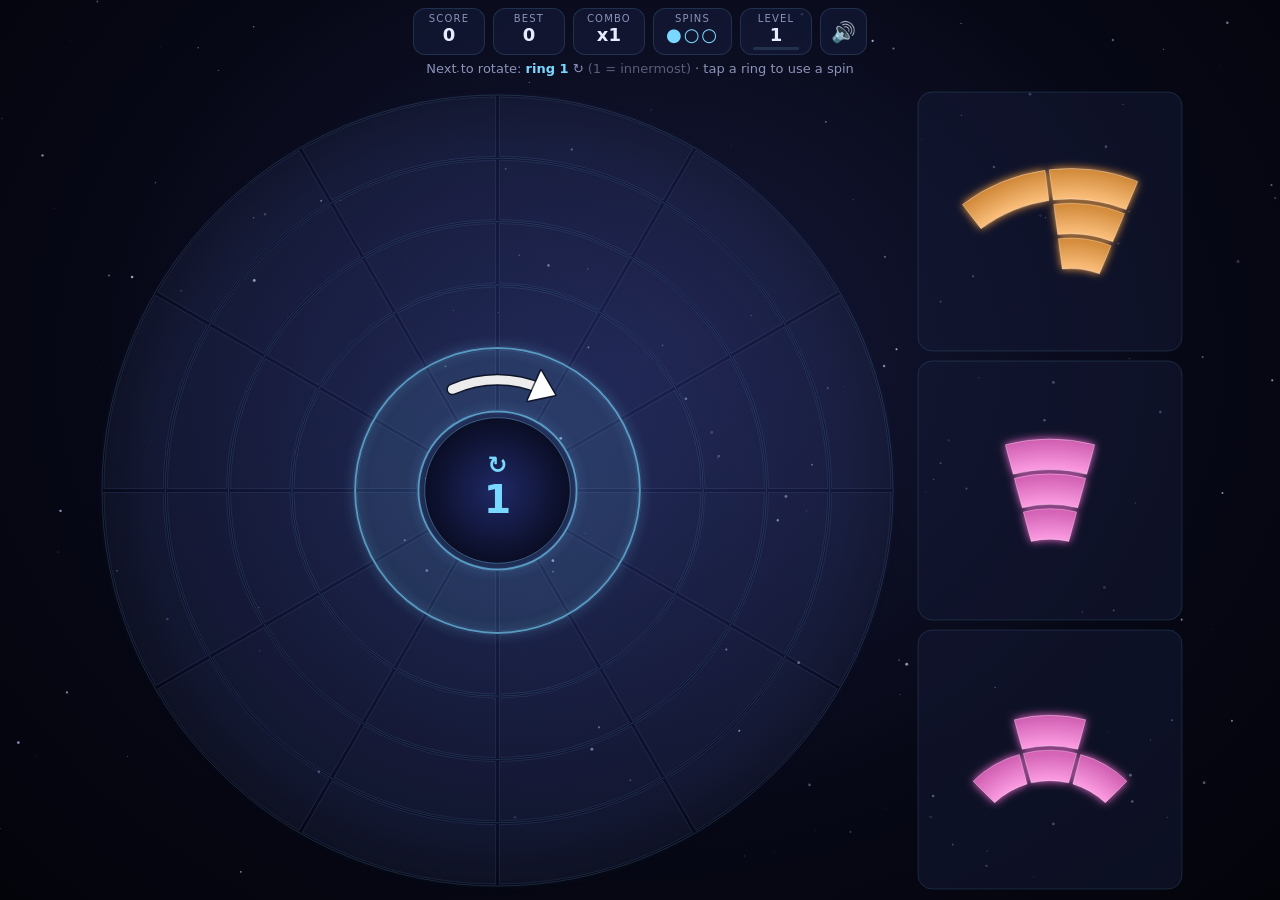
<file: phone-games/orbit/index.html>
<!DOCTYPE html>
<html lang="en">
<head>
<meta charset="utf-8">
<meta name="viewport" content="width=device-width, initial-scale=1, maximum-scale=1, user-scalable=no">
<title>Orbit</title>
<style>
  :root {
    --bg: #05060f;
    --panel: rgba(20, 26, 54, .72);
    --text: #e6ebff;
    --muted: #8b93b8;
    --accent: #7ad7ff;
    --gold: #ffd36b;
    --danger: #ff6b81;
  }
  * { box-sizing: border-box; margin: 0; padding: 0; }
  html, body {
    height: 100%; overflow: hidden; color: var(--text);
    font-family: system-ui, -apple-system, "Segoe UI", Roboto, sans-serif;
    user-select: none; -webkit-user-select: none; -webkit-tap-highlight-color: transparent;
  }
  body {
    background: radial-gradient(ellipse at 50% 40%, #16193a 0%, #070816 60%, #03040a 100%);
    display: flex; flex-direction: column;
  }
  #stars { position: fixed; inset: 0; z-index: 0; pointer-events: none; }
  #top {
    position: relative; z-index: 2; display: flex; gap: 8px; justify-content: center;
    flex-wrap: wrap; padding: 8px 10px 4px;
  }
  .stat {
    background: var(--panel); border: 1px solid rgba(122, 215, 255, .15);
    border-radius: 12px; padding: 4px 12px; min-width: 72px; text-align: center;
  }
  .stat .l { font-size: 10px; letter-spacing: .12em; text-transform: uppercase; color: var(--muted); }
  .stat .v { font-size: 18px; font-weight: 700; font-variant-numeric: tabular-nums; }
  #comboV.hot { color: var(--gold); text-shadow: 0 0 10px rgba(255, 211, 107, .6); }
  #spinsV { letter-spacing: 2px; color: var(--accent); }
  .stat .bar { height: 3px; margin-top: 2px; background: rgba(122, 215, 255, .15); border-radius: 2px; overflow: hidden; }
  .stat .bar i { display: block; height: 100%; width: 0; background: var(--accent); transition: width .3s; }
  #info .ccw { color: var(--gold); font-weight: 600; }
  #muteBtn { min-width: 46px; padding: 4px 10px; font-size: 20px; cursor: pointer; }
  #muteBtn.off { opacity: .55; }
  #info {
    position: relative; z-index: 2; text-align: center; font-size: 13px; color: var(--muted);
    min-height: 22px; padding: 2px 10px;
  }
  #info b { color: var(--accent); }
  #info .hint { color: var(--gold); font-weight: 700; animation: pulse 1s ease-in-out infinite alternate; }
  @keyframes pulse { from { opacity: .6; } to { opacity: 1; } }
  #main {
    position: relative; z-index: 1; flex: 1; display: flex; align-items: center;
    justify-content: center; gap: 12px; min-height: 0; padding: 6px;
  }
  #main.port { flex-direction: column; }
  #main.land { flex-direction: row; }
  #boardWrap { position: relative; }
  canvas { display: block; touch-action: none; }
  #overlay { position: fixed; inset: 0; pointer-events: none; z-index: 5; }

  #spinPanel {
    position: absolute; left: 50%; bottom: 4px; transform: translateX(-50%);
    display: none; gap: 8px; align-items: center; background: var(--panel);
    border: 1px solid rgba(122, 215, 255, .35); border-radius: 14px; padding: 6px 10px;
    box-shadow: 0 0 20px rgba(122, 215, 255, .25); white-space: nowrap;
  }
  #spinPanel.show { display: flex; }
  #spinPanel span { font-size: 13px; color: var(--muted); margin-right: 4px; }
  button {
    font: inherit; color: var(--text); background: rgba(122, 215, 255, .12);
    border: 1px solid rgba(122, 215, 255, .4); border-radius: 10px; padding: 6px 12px;
    cursor: pointer; touch-action: manipulation;
  }
  button:hover { background: rgba(122, 215, 255, .25); }
  #spinPanel button { font-size: 20px; line-height: 1; padding: 6px 12px; }

  #gameover {
    position: fixed; inset: 0; z-index: 10; display: none; align-items: center; justify-content: center;
    background: rgba(3, 4, 12, .72); backdrop-filter: blur(4px);
  }
  #gameover.show { display: flex; }
  .card {
    background: linear-gradient(160deg, #1a2050, #0c0f26); border: 1px solid rgba(122, 215, 255, .3);
    border-radius: 20px; padding: 28px 36px; text-align: center; min-width: 260px;
    box-shadow: 0 0 40px rgba(122, 215, 255, .2);
  }
  .card h2 { font-size: 28px; letter-spacing: .1em; margin-bottom: 14px; }
  .card .big { font-size: 44px; font-weight: 800; color: var(--gold); }
  .card p { color: var(--muted); margin: 6px 0 18px; }
  .card .rec { color: var(--gold); font-weight: 700; }
  .card button { font-size: 18px; padding: 10px 26px; }

  #debugPanel {
    position: fixed; left: 8px; top: 64px; z-index: 8; display: none; width: 176px;
    max-height: calc(100% - 80px); overflow-y: auto; background: rgba(10, 12, 30, .92);
    border: 1px solid rgba(255, 211, 107, .5); border-radius: 12px; padding: 8px;
  }
  #debugPanel.show { display: block; }
  #debugPanel h4 { font-size: 12px; color: var(--gold); margin-bottom: 6px; }
  #debugPanel .grid { display: grid; grid-template-columns: 1fr 1fr 1fr; gap: 4px; }
  #debugPanel canvas { background: rgba(255, 255, 255, .05); border-radius: 6px; cursor: pointer; width: 50px; height: 50px; }
  #debugPanel canvas:hover { background: rgba(255, 211, 107, .2); }
  #debugPanel .row { display: flex; gap: 4px; margin-top: 8px; flex-wrap: wrap; }
  #debugPanel .row button { font-size: 11px; padding: 4px 6px; }
</style>
</head>
<body>
<canvas id="stars"></canvas>

<div id="top">
  <div class="stat"><div class="l">Score</div><div class="v" id="scoreV">0</div></div>
  <div class="stat"><div class="l">Best</div><div class="v" id="bestV">0</div></div>
  <div class="stat"><div class="l">Combo</div><div class="v" id="comboV">x1</div></div>
  <div class="stat"><div class="l">Spins</div><div class="v" id="spinsV">●○○</div></div>
  <div class="stat"><div class="l">Level</div><div class="v" id="levelV">1</div><div class="bar"><i id="levelBar"></i></div></div>
  <button class="stat" id="muteBtn" title="Mute (M)" aria-label="Mute">🔊</button>
</div>
<div id="info"></div>

<div id="main" class="port">
  <div id="boardWrap">
    <canvas id="board"></canvas>
    <div id="spinPanel">
      <span id="spinLabel">Ring 1</span>
      <button id="spinCCW" title="Counter-clockwise">⟲</button>
      <button id="spinCW" title="Clockwise">⟳</button>
      <button id="spinCancel" title="Cancel">✕</button>
    </div>
  </div>
  <canvas id="tray"></canvas>
</div>

<canvas id="overlay"></canvas>

<div id="gameover">
  <div class="card">
    <h2>GAME OVER</h2>
    <div class="big" id="goScore">0</div>
    <p id="goBest">Best 0</p>
    <button id="newGame">New game</button>
  </div>
</div>

<div id="debugPanel">
  <h4>DEBUG – click a piece → tray</h4>
  <div class="grid" id="debugPieces"></div>
  <div class="row">
    <button id="dbgClear">Clear board</button>
    <button id="dbgSpin">+1 spin</button>
    <button id="dbgLevel">Level +1</button>
    <button id="dbgRock">Asteroid</button>
    <button id="dbgDir">Flip dir</button>
  </div>
</div>

<script>
'use strict';

/* =====================================================================
   KONFIGURAATIO
   ===================================================================== */
const RINGS = 5;            // renkaiden määrä (0 = sisin)
const SECTORS = 12;         // sektoreiden määrä
const CORE_RATIO = 0.2;     // tyhjän ytimen säde suhteessa laudan säteeseen
const STEP = Math.PI * 2 / SECTORS;

const COMBO_STEPS = [1, 1.5, 2, 3];
const RING_POINTS = 60;
const RAY_POINTS = 25;
const EXTRA_LINE_BONUS = 0.5;
const START_SPINS = 1;
const MAX_SPINS = 3;
const TRAY_SIZE = 3;

const ROTATE_MS = 250;
const CLEAR_MS = 300;
const BEST_KEY = 'orbit.best';

const COLORS = ['#ff5d73', '#ffa43f', '#ffe45c', '#5ef08f', '#3fd9ff', '#6c8cff', '#b46cff', '#ff6fd8'];

// Palikat: offsetit (dRing, dSector) ankkurisolusta. Ei kääntöä.
const PIECES = [
  { id: 'single', cells: [[0, 0]] },
  { id: 'arc2',   cells: [[0, 0], [0, 1]] },
  { id: 'rad2',   cells: [[0, 0], [1, 0]] },
  { id: 'arc3',   cells: [[0, 0], [0, 1], [0, 2]] },
  { id: 'rad3',   cells: [[0, 0], [1, 0], [2, 0]] },
  { id: 'sq',     cells: [[0, 0], [0, 1], [1, 0], [1, 1]] },
  { id: 'L1',     cells: [[0, 0], [1, 0], [2, 0], [0, 1]] },
  { id: 'L2',     cells: [[0, 0], [1, 0], [2, 0], [2, 1]] },
  { id: 'L3',     cells: [[0, 1], [1, 1], [2, 1], [0, 0]] },
  { id: 'L4',     cells: [[0, 1], [1, 1], [2, 1], [2, 0]] },
  { id: 'Tarc',   cells: [[0, 0], [0, 1], [0, 2], [1, 1]] },
  { id: 'Trad',   cells: [[0, 0], [1, 0], [2, 0], [1, 1]] },
  { id: 'arc4',   cells: [[0, 0], [0, 1], [0, 2], [0, 3]] },
];
// Painotus koon mukaan: isot harvemmin. Tasolla 2+ painotus siirtyy kohti isoja.
const WEIGHT_BY_SIZE = { 1: 3, 2: 3.5, 3: 2.6, 4: 1.1 };
const WEIGHT_SHIFT   = { 1: -0.5, 2: -0.3, 3: 0.2, 4: 0.25 };   // muutos per taso tason 1 jälkeen
const WEIGHT_LIMITS  = { 1: [1, 3], 2: [2, 3.5], 3: [2.6, 3.4], 4: [1.1, 2.1] };
// Tasosta 6 lähtien lisäsiirto kohti isoja paloja (per taso tason 5 jälkeen) ja sen rajat
const BIG_FROM_LEVEL = 6;
const BIG_SHIFT      = { 1: -0.25, 2: -0.4, 3: -0.2, 4: 0.35 };
const BIG_LIMITS     = { 1: [0.5, 3], 2: [1, 3.5], 3: [2, 3.4], 4: [1.1, 4] };

// Tasot: pisteraja, jolla taso alkaa (taso 1 = indeksi 0)
const LEVEL_THRESHOLDS = [0, 300, 800, 1500, 2500, 4000, 6000, 8500, 11500];
const CCW_FROM_LEVEL = 3;        // tästä tasosta lähtien rengas voi pyörähtää vastapäivään
const ASTEROID_FROM_LEVEL = 4;   // tästä tasosta lähtien asteroideja
const SHOWER_FROM_LEVEL = 6;     // tästä tasosta lähtien osa iskuista on usean asteroidin parvia
const LEVEL_INFO = {
  2: 'Bigger pieces incoming',
  3: 'Rings may now rotate counter-clockwise!',
  4: 'Asteroids incoming!',
  6: 'Asteroid showers & bigger pieces!',
};
const ROCK = 100;                // asteroidisolun arvo ruudukossa
const ROCK_HEX = '#8d93a8';

/* =====================================================================
   ÄÄNET – syntetisoitu Web Audiolla, ei äänitiedostoja
   ===================================================================== */
const MUTE_KEY = 'orbit.muted';
let muted = (() => { try { return localStorage.getItem(MUTE_KEY) === '1'; } catch (e) { return false; } })();
let audioCtx = null, masterGain = null, noiseBuf = null;

function audio() {
  if (!audioCtx) {
    const AC = window.AudioContext || window.webkitAudioContext;
    if (!AC) return null;
    audioCtx = new AC();
    masterGain = audioCtx.createGain();
    masterGain.gain.value = 0.35;
    masterGain.connect(audioCtx.destination);
    noiseBuf = audioCtx.createBuffer(1, audioCtx.sampleRate, audioCtx.sampleRate);
    const d = noiseBuf.getChannelData(0);
    for (let i = 0; i < d.length; i++) d[i] = Math.random() * 2 - 1;
  }
  if (audioCtx.state === 'suspended') audioCtx.resume();
  return audioCtx;
}

function envelope(g, t, vol, attack, dur) {
  g.gain.setValueAtTime(0.0001, t);
  g.gain.exponentialRampToValueAtTime(vol, t + attack);
  g.gain.exponentialRampToValueAtTime(0.0001, t + dur);
}

function tone({ freq, to, dur = 0.12, type = 'sine', vol = 0.4, delay = 0, attack = 0.005 }) {
  const t = audioCtx.currentTime + delay;
  const o = audioCtx.createOscillator(), g = audioCtx.createGain();
  o.type = type;
  o.frequency.setValueAtTime(freq, t);
  if (to) o.frequency.exponentialRampToValueAtTime(to, t + dur);
  envelope(g, t, vol, attack, dur);
  o.connect(g).connect(masterGain);
  o.start(t); o.stop(t + dur + 0.05);
}

function noise({ dur = 0.2, vol = 0.2, freq = 1500, to, q = 1, delay = 0, attack = 0.01 }) {
  const t = audioCtx.currentTime + delay;
  const src = audioCtx.createBufferSource(), f = audioCtx.createBiquadFilter(), g = audioCtx.createGain();
  src.buffer = noiseBuf;
  f.type = 'bandpass'; f.Q.value = q;
  f.frequency.setValueAtTime(freq, t);
  if (to) f.frequency.exponentialRampToValueAtTime(to, t + dur);
  envelope(g, t, vol, attack, dur);
  src.connect(f).connect(g).connect(masterGain);
  src.start(t); src.stop(t + dur + 0.05);
}

const PENTA = [0, 2, 4, 7, 9, 12, 14, 16, 19, 21];
const note = (base, step) => base * Math.pow(2, step / 12);

const SOUNDS = {
  click:   () => tone({ freq: 880, dur: 0.05, type: 'triangle', vol: 0.2 }),
  pick:    () => tone({ freq: 500, to: 720, dur: 0.08, type: 'triangle', vol: 0.25 }),
  place:   () => { tone({ freq: 200, to: 90, dur: 0.14, vol: 0.55 }); noise({ dur: 0.05, vol: 0.12, freq: 3200 }); },
  invalid: () => { tone({ freq: 180, to: 120, dur: 0.16, type: 'square', vol: 0.1 }); tone({ freq: 150, to: 100, dur: 0.16, type: 'square', vol: 0.08, delay: 0.09 }); },
  rotate:  () => { noise({ dur: 0.26, vol: 0.16, freq: 700, to: 2400, q: 3 }); tone({ freq: 140, to: 210, dur: 0.22, type: 'sine', vol: 0.15 }); },
  // mult = kombokerroin → nuotit nousevat kombon mukana
  clear:   (mult = 1) => {
    const base = 523 * Math.pow(2, (COMBO_STEPS.indexOf(mult) * 2) / 12);
    [0, 2, 4].forEach((k, i) => tone({ freq: note(base, PENTA[k]), dur: 0.22, type: 'triangle', vol: 0.3, delay: i * 0.06 }));
    noise({ dur: 0.3, vol: 0.08, freq: 6000, q: 0.7 });
  },
  multiclear: (mult = 1) => {
    const base = 523 * Math.pow(2, (COMBO_STEPS.indexOf(mult) * 2) / 12);
    [0, 2, 3, 4, 5].forEach((k, i) => tone({ freq: note(base, PENTA[k]), dur: 0.3, type: 'triangle', vol: 0.3, delay: i * 0.055 }));
    tone({ freq: base / 2, dur: 0.45, type: 'sine', vol: 0.3 });
    noise({ dur: 0.45, vol: 0.1, freq: 5000, q: 0.7 });
  },
  spinGain: () => [0, 4, 7, 12].forEach((s, i) => tone({ freq: note(1047, s), dur: 0.12, type: 'sine', vol: 0.18, delay: 0.25 + i * 0.05 })),
  levelUp:  () => [0, 4, 7, 12, 16].forEach((s, i) => tone({ freq: note(523, s), dur: 0.18, type: 'square', vol: 0.12, delay: i * 0.07 })),
  asteroid: () => { tone({ freq: 1800, to: 300, dur: 0.5, type: 'sine', vol: 0.12 }); noise({ dur: 0.5, vol: 0.1, freq: 3000, to: 600, q: 2 }); },
  impact:   () => { tone({ freq: 110, to: 40, dur: 0.35, vol: 0.7 }); noise({ dur: 0.3, vol: 0.3, freq: 500, q: 0.8 }); },
  gameover: () => [0, -3, -7, -12].forEach((s, i) => tone({ freq: note(392, s), dur: 0.4, type: 'triangle', vol: 0.3, delay: i * 0.18 })),
};

function playSound(name, arg) {
  if (muted || !SOUNDS[name]) return;
  if (!audio()) return;
  try { SOUNDS[name](arg); } catch (e) { /* ääni ei saa kaataa peliä */ }
}

function setMuted(m, silent = false) {
  muted = m;
  try { localStorage.setItem(MUTE_KEY, m ? '1' : '0'); } catch (e) { /* ei tallennusta */ }
  const btn = document.getElementById('muteBtn');
  btn.textContent = m ? '🔇' : '🔊';
  btn.classList.toggle('off', m);
  btn.title = m ? 'Unmute (M)' : 'Mute (M)';
  if (!m && !silent) playSound('click');
}

/* =====================================================================
   PELILOGIIKKA – puhtaita funktioita, ei piirtoa
   ===================================================================== */
const Logic = {
  mod(n) { return ((n % SECTORS) + SECTORS) % SECTORS; },

  emptyGrid() { return Array.from({ length: RINGS }, () => Array(SECTORS).fill(-1)); },

  cloneGrid(g) { return g.map(row => row.slice()); },

  canPlace(grid, cells, ar, as) {
    for (const [dr, ds] of cells) {
      const r = ar + dr;
      if (r < 0 || r >= RINGS) return false;
      if (grid[r][Logic.mod(as + ds)] !== -1) return false;
    }
    return true;
  },

  place(grid, cells, ar, as, color) {
    const g = Logic.cloneGrid(grid);
    for (const [dr, ds] of cells) g[ar + dr][Logic.mod(as + ds)] = color;
    return g;
  },

  findLines(grid) {
    const rings = [], rays = [];
    for (let r = 0; r < RINGS; r++) if (grid[r].every(v => v !== -1)) rings.push(r);
    for (let s = 0; s < SECTORS; s++) {
      let full = true;
      for (let r = 0; r < RINGS; r++) if (grid[r][s] === -1) { full = false; break; }
      if (full) rays.push(s);
    }
    return { rings, rays };
  },

  lineCount(lines) { return lines.rings.length + lines.rays.length; },

  // Tyhjennettävät solut, kukin vain kerran
  lineCells(lines) {
    const seen = new Set(), out = [];
    const add = (r, s) => { const k = r * SECTORS + s; if (!seen.has(k)) { seen.add(k); out.push([r, s]); } };
    for (const r of lines.rings) for (let s = 0; s < SECTORS; s++) add(r, s);
    for (const s of lines.rays) for (let r = 0; r < RINGS; r++) add(r, s);
    return out;
  },

  clear(grid, lines) {
    const g = Logic.cloneGrid(grid);
    const cells = Logic.lineCells(lines).map(([r, s]) => ({ r, s, color: grid[r][s] }));
    for (const c of cells) g[c.r][c.s] = -1;
    return { grid: g, cells };
  },

  scoreLines(lines, mult) {
    const n = Logic.lineCount(lines);
    if (!n) return 0;
    const base = lines.rings.length * RING_POINTS + lines.rays.length * RAY_POINTS;
    return Math.round(base * (1 + EXTRA_LINE_BONUS * (n - 1)) * mult);
  },

  // dir = +1 myötäpäivään, -1 vastapäivään
  rotate(grid, ring, dir) {
    const g = Logic.cloneGrid(grid);
    for (let s = 0; s < SECTORS; s++) g[ring][Logic.mod(s + dir)] = grid[ring][s];
    return g;
  },

  fitsAnywhere(grid, cells) {
    const minDr = Math.min(...cells.map(c => c[0]));
    for (let ar = -minDr; ar < RINGS; ar++)
      for (let as = 0; as < SECTORS; as++)
        if (Logic.canPlace(grid, cells, ar, as)) return true;
    return false;
  },

  anyMove(grid, tray) { return tray.some(p => p && Logic.fitsAnywhere(grid, p.cells)); },

  comboMult(level) { return COMBO_STEPS[level]; },

  nextComboLevel(level, cleared) { return cleared ? Math.min(level + 1, COMBO_STEPS.length - 1) : 0; },

  addSpin(spins) { return Math.min(MAX_SPINS, spins + 1); },

  makePiece(shape, rng = Math.random) {
    return { shape, cells: shape.cells, color: Math.floor(rng() * COLORS.length) };
  },

  pieceWeight(size, level = 1) {
    const shift = Math.max(0, level - 1);
    const [lo, hi] = WEIGHT_LIMITS[size] || [1, 1];
    const w = (WEIGHT_BY_SIZE[size] || 1) + (WEIGHT_SHIFT[size] || 0) * shift;
    const base = Math.min(hi, Math.max(lo, w));
    const big = Math.max(0, level - (BIG_FROM_LEVEL - 1));
    if (!big) return base;
    const [blo, bhi] = BIG_LIMITS[size] || [lo, hi];
    return Math.min(bhi, Math.max(blo, base + (BIG_SHIFT[size] || 0) * big));
  },

  randomPiece(rng = Math.random, level = 1) {
    const weights = PIECES.map(p => Logic.pieceWeight(p.cells.length, level));
    const total = weights.reduce((a, w) => a + w, 0);
    let x = rng() * total;
    for (let i = 0; i < PIECES.length; i++) { x -= weights[i]; if (x < 0) return Logic.makePiece(PIECES[i], rng); }
    return Logic.makePiece(PIECES[0], rng);
  },

  newTray(rng = Math.random, level = 1) {
    return Array.from({ length: TRAY_SIZE }, () => Logic.randomPiece(rng, level));
  },

  levelFor(score) {
    let lvl = 1;
    LEVEL_THRESHOLDS.forEach((t, i) => { if (score >= t) lvl = i + 1; });
    // viimeisen rajan jälkeen +1 taso jokaista 3500 pistettä kohden
    const last = LEVEL_THRESHOLDS[LEVEL_THRESHOLDS.length - 1];
    if (score >= last) lvl += Math.floor((score - last) / 3500);
    return lvl;
  },

  levelThreshold(level) {
    const n = LEVEL_THRESHOLDS.length;
    if (level <= n) return LEVEL_THRESHOLDS[level - 1];
    return LEVEL_THRESHOLDS[n - 1] + (level - n) * 3500;
  },

  // Seuraavan automaattisen pyörähdyksen suunta (+1 myötä, -1 vasta)
  pickDir(level, rng = Math.random) {
    if (level < CCW_FROM_LEVEL) return 1;
    const pCCW = Math.min(0.5, 0.3 + 0.05 * (level - CCW_FROM_LEVEL));
    return rng() < pCCW ? -1 : 1;
  },

  // Vuoroja iskujen välillä: 4→7, 5→6, sitten nopeammin 6→4, 7+→3
  asteroidInterval(level) {
    if (level < SHOWER_FROM_LEVEL) return 7 - (level - ASTEROID_FROM_LEVEL);
    return Math.max(3, 4 - (level - SHOWER_FROM_LEVEL));
  },

  // Asteroidien määrä iskussa numero `wave` (0, 1, 2, ...).
  // Tasosta 6: joka 3. isku tuplana, tasosta 7: joka 2., tasosta 10: aina 2 ja joka 2. kolme.
  asteroidCount(level, wave) {
    if (level < SHOWER_FROM_LEVEL) return 1;
    const base = level >= 10 ? 2 : 1;
    const cycle = Math.max(2, 9 - level);
    return base + (wave % cycle === cycle - 1 ? 1 : 0);
  },

  // Satunnainen tyhjä solu; vältetään soluja, jotka täyttäisivät linjan (ei ilmaisia tyhjennyksiä)
  pickAsteroidCell(grid, rng = Math.random) {
    const empty = [], safe = [];
    const before = Logic.lineCount(Logic.findLines(grid));
    for (let r = 0; r < RINGS; r++) for (let s = 0; s < SECTORS; s++) {
      if (grid[r][s] !== -1) continue;
      empty.push([r, s]);
      const g = Logic.cloneGrid(grid); g[r][s] = ROCK;
      if (Logic.lineCount(Logic.findLines(g)) === before) safe.push([r, s]);
    }
    const pool = safe.length ? safe : empty;
    return pool.length ? pool[Math.floor(rng() * pool.length)] : null;
  },

  newState(best = 0) {
    return {
      grid: Logic.emptyGrid(), tray: Logic.newTray(Math.random, 1), score: 0, best,
      comboLevel: 0, spins: START_SPINS, activeRing: 0, turn: 0,
      gameOver: false, hint: false,
      level: 1, nextDir: 1, asteroidIn: null, asteroidWave: 0,
    };
  },
};

/* =====================================================================
   TILA
   ===================================================================== */
function loadBest() { try { return parseInt(localStorage.getItem(BEST_KEY), 10) || 0; } catch (e) { return 0; } }
function saveBest(v) { try { localStorage.setItem(BEST_KEY, String(v)); } catch (e) { /* ei tallennusta */ } }

let state = Logic.newState(loadBest());

const view = {
  size: 0, cx: 0, cy: 0, R: 0, r0: 0, rw: 0,
  rotOffset: Array(RINGS).fill(0),
  effects: [], particles: [], floaters: [],
  drag: null, ghost: null, spinRing: -1,
  debug: false, debugSlot: 0, busy: false,
  landscape: false, traySlots: [], trayW: 0, trayH: 0,
  time: 0, lastTime: 0, infoFlash: null,
};

/* =====================================================================
   ANIMAATIOJONO
   ===================================================================== */
const tweens = [];
function tween(ms, fn) {
  return new Promise(res => tweens.push({ t0: performance.now(), ms, fn, res }));
}
function wait(ms) { return tween(ms, () => {}); }
const easeOut = p => 1 - Math.pow(1 - p, 3);

function updateTweens(now) {
  for (let i = tweens.length - 1; i >= 0; i--) {
    const t = tweens[i];
    const p = Math.min(1, (now - t.t0) / t.ms);
    t.fn(p);
    if (p >= 1) { tweens.splice(i, 1); t.res(); }
  }
}

/* =====================================================================
   GEOMETRIA
   ===================================================================== */
const boardCanvas = document.getElementById('board');
const bctx = boardCanvas.getContext('2d');
const trayCanvas = document.getElementById('tray');
const tctx = trayCanvas.getContext('2d');
const overlayCanvas = document.getElementById('overlay');
const octx = overlayCanvas.getContext('2d');

function ringRadii(r) { return [view.r0 + r * view.rw, view.r0 + (r + 1) * view.rw]; }
function sectorAngle(s) { return -Math.PI / 2 + s * STEP; }
function polarToXY(ringF, sectorF) {
  const rad = view.r0 + ringF * view.rw, a = sectorAngle(sectorF);
  return [view.cx + Math.cos(a) * rad, view.cy + Math.sin(a) * rad];
}
function pointToPolar(x, y) {
  const dx = x - view.cx, dy = y - view.cy;
  const d = Math.hypot(dx, dy);
  let rel = Math.atan2(dy, dx) + Math.PI / 2;
  rel = ((rel % (Math.PI * 2)) + Math.PI * 2) % (Math.PI * 2);
  return { d, ringF: (d - view.r0) / view.rw, sectorF: rel / STEP };
}
function cellAt(x, y) {
  const p = pointToPolar(x, y);
  const r = Math.floor(p.ringF);
  if (r < 0 || r >= RINGS) return null;
  return { ring: r, sector: Logic.mod(Math.floor(p.sectorF)) };
}

function cellPath(ctx, cx, cy, rIn, rOut, a0, a1, gap) {
  const ri = rIn + gap / 2, ro = rOut - gap / 2;
  const pi = (gap / 2) / ri, po = (gap / 2) / ro;
  ctx.beginPath();
  ctx.arc(cx, cy, ro, a0 + po, a1 - po);
  ctx.arc(cx, cy, ri, a1 - pi, a0 + pi, true);
  ctx.closePath();
}

const shadeCache = new Map();
function shade(hex, amt) {
  const key = hex + amt;
  if (shadeCache.has(key)) return shadeCache.get(key);
  const n = parseInt(hex.slice(1), 16);
  const t = amt < 0 ? 0 : 255, p = Math.abs(amt);
  const ch = v => Math.round((t - v) * p + v);
  const out = `rgb(${ch(n >> 16)},${ch((n >> 8) & 255)},${ch(n & 255)})`;
  shadeCache.set(key, out);
  return out;
}

function paintBlock(ctx, cx, cy, rIn, rOut, a0, a1, hex, gap, glow = true) {
  cellPath(ctx, cx, cy, rIn, rOut, a0, a1, gap);
  const g = ctx.createRadialGradient(cx, cy, rIn, cx, cy, rOut);
  g.addColorStop(0, shade(hex, 0.35));
  g.addColorStop(1, shade(hex, -0.2));
  ctx.fillStyle = g;
  if (glow) { ctx.shadowColor = hex; ctx.shadowBlur = 8; }
  ctx.fill();
  ctx.shadowBlur = 0;
  ctx.strokeStyle = 'rgba(255,255,255,.35)';
  ctx.lineWidth = 1;
  ctx.stroke();
}

function cellHex(v) { return v === ROCK ? ROCK_HEX : COLORS[v]; }

const CRATERS = [[-0.22, -0.12, 0.15], [0.2, 0.18, 0.11], [0.12, -0.24, 0.08]];  // (kulma, säde, koko) suhteessa soluun
function paintRock(ctx, cx, cy, rIn, rOut, a0, a1, gap) {
  cellPath(ctx, cx, cy, rIn, rOut, a0, a1, gap);
  const g = ctx.createRadialGradient(cx, cy, rIn, cx, cy, rOut);
  g.addColorStop(0, '#aeb3c4');
  g.addColorStop(1, '#4b5064');
  ctx.fillStyle = g;
  ctx.shadowColor = 'rgba(255,140,60,.35)'; ctx.shadowBlur = 6;
  ctx.fill();
  ctx.shadowBlur = 0;
  ctx.strokeStyle = 'rgba(15,17,30,.9)'; ctx.lineWidth = 1.5; ctx.stroke();
  const mid = (rIn + rOut) / 2, am = (a0 + a1) / 2, h = rOut - rIn;
  ctx.fillStyle = 'rgba(28,30,45,.55)';
  for (const [fa, fr, sz] of CRATERS) {
    const a = am + fa * (a1 - a0), rr = mid + fr * h;
    ctx.beginPath(); ctx.arc(cx + Math.cos(a) * rr, cy + Math.sin(a) * rr, h * sz, 0, Math.PI * 2); ctx.fill();
  }
}

function paintCell(ctx, cx, cy, rIn, rOut, a0, a1, v, gap) {
  if (v === ROCK) paintRock(ctx, cx, cy, rIn, rOut, a0, a1, gap);
  else paintBlock(ctx, cx, cy, rIn, rOut, a0, a1, COLORS[v], gap);
}

// Palikan polaarimuoto "virtuaalilaudalla" (R = 100) tarjotinta ja raahausta varten
const VR = 100, VR0 = VR * CORE_RATIO, VRW = (VR - VR0) / RINGS;
const layoutCache = new Map();
function pieceLayout(shape) {
  if (layoutCache.has(shape.id)) return layoutCache.get(shape.id);
  const cells = shape.cells;
  const maxDr = Math.max(...cells.map(c => c[0]));
  const meanDs = cells.reduce((a, c) => a + c[1], 0) / cells.length;
  const baseRing = Math.max(0, Math.min(RINGS - 1 - maxDr, Math.floor(RINGS / 2) - Math.ceil(maxDr / 2)));
  const as = -(meanDs + 0.5);
  let minX = Infinity, minY = Infinity, maxX = -Infinity, maxY = -Infinity;
  const list = cells.map(([dr, ds]) => {
    const c = {
      rIn: VR0 + (baseRing + dr) * VRW, rOut: VR0 + (baseRing + dr + 1) * VRW,
      a0: -Math.PI / 2 + (as + ds) * STEP, a1: -Math.PI / 2 + (as + ds + 1) * STEP,
    };
    for (let k = 0; k <= 8; k++) {
      const a = c.a0 + (c.a1 - c.a0) * k / 8;
      for (const rr of [c.rIn, c.rOut]) {
        const x = Math.cos(a) * rr, y = Math.sin(a) * rr;
        minX = Math.min(minX, x); maxX = Math.max(maxX, x);
        minY = Math.min(minY, y); maxY = Math.max(maxY, y);
      }
    }
    return c;
  });
  const lay = { list, cx: (minX + maxX) / 2, cy: (minY + maxY) / 2, w: maxX - minX, h: maxY - minY };
  layoutCache.set(shape.id, lay);
  return lay;
}

function drawPolarPiece(ctx, shape, hex, px, py, scale, alpha = 1, glow = true) {
  const lay = pieceLayout(shape);
  const ox = px - lay.cx * scale, oy = py - lay.cy * scale;
  ctx.save();
  ctx.globalAlpha = alpha;
  for (const c of lay.list) paintBlock(ctx, ox, oy, c.rIn * scale, c.rOut * scale, c.a0, c.a1, hex, Math.max(1, 2 * scale), glow);
  ctx.restore();
}

/* =====================================================================
   LAYOUT
   ===================================================================== */
function setupCanvas(cv, ctx, w, h) {
  const dpr = window.devicePixelRatio || 1;
  cv.style.width = w + 'px'; cv.style.height = h + 'px';
  cv.width = Math.round(w * dpr); cv.height = Math.round(h * dpr);
  ctx.setTransform(dpr, 0, 0, dpr, 0, 0);
}

function resize() {
  const main = document.getElementById('main');
  const W = window.innerWidth;
  const H = window.innerHeight - document.getElementById('top').offsetHeight - document.getElementById('info').offsetHeight - 12;
  view.landscape = W > H * 1.2;
  main.className = view.landscape ? 'land' : 'port';
  let size;
  if (view.landscape) {
    size = Math.min(H, (W - 36) / 1.36);
    view.trayW = Math.round(size * 0.34); view.trayH = Math.round(size);
  } else {
    size = Math.min(W - 12, (H - 18) / 1.34);
    view.trayW = Math.round(size);
    view.trayH = Math.round(Math.max(size * 0.34, Math.min(H - size - 18, size * 0.48)));
  }
  size = Math.max(200, Math.floor(size));
  view.size = size;
  view.cx = view.cy = size / 2;
  view.R = size / 2 - 8;
  view.r0 = view.R * CORE_RATIO;
  view.rw = (view.R - view.r0) / RINGS;
  setupCanvas(boardCanvas, bctx, size, size);
  setupCanvas(trayCanvas, tctx, view.trayW, view.trayH);
  setupCanvas(overlayCanvas, octx, window.innerWidth, window.innerHeight);

  view.traySlots = [];
  for (let i = 0; i < TRAY_SIZE; i++) {
    if (view.landscape) {
      const h = view.trayH / TRAY_SIZE;
      view.traySlots.push({ x: 0, y: i * h, w: view.trayW, h });
    } else {
      const w = view.trayW / TRAY_SIZE;
      view.traySlots.push({ x: i * w, y: 0, w, h: view.trayH });
    }
  }
  drawStars();
}

function drawStars() {
  const cv = document.getElementById('stars'), ctx = cv.getContext('2d');
  setupCanvas(cv, ctx, window.innerWidth, window.innerHeight);
  let seed = 7;
  const rnd = () => (seed = (seed * 16807) % 2147483647) / 2147483647;
  for (let i = 0; i < 160; i++) {
    const x = rnd() * window.innerWidth, y = rnd() * window.innerHeight, r = rnd() * 1.3 + 0.2;
    ctx.fillStyle = `rgba(200,215,255,${0.2 + rnd() * 0.6})`;
    ctx.beginPath(); ctx.arc(x, y, r, 0, Math.PI * 2); ctx.fill();
  }
}

/* =====================================================================
   RENDER
   ===================================================================== */
function render() {
  const c = bctx, { cx, cy, R, r0, rw } = view, now = view.time;
  c.clearRect(0, 0, view.size, view.size);

  // taustahehku
  const bg = c.createRadialGradient(cx, cy, r0 * 0.5, cx, cy, R + 8);
  bg.addColorStop(0, 'rgba(60,80,170,.25)');
  bg.addColorStop(0.85, 'rgba(30,40,100,.18)');
  bg.addColorStop(1, 'rgba(30,40,100,0)');
  c.fillStyle = bg;
  c.beginPath(); c.arc(cx, cy, R + 8, 0, Math.PI * 2); c.fill();

  // renkaiden hento hehku
  c.save();
  c.shadowColor = 'rgba(122,215,255,.6)'; c.shadowBlur = 6;
  c.strokeStyle = 'rgba(122,215,255,.16)'; c.lineWidth = 1;
  for (let r = 0; r <= RINGS; r++) { c.beginPath(); c.arc(cx, cy, r0 + r * rw, 0, Math.PI * 2); c.stroke(); }
  c.restore();

  // solut
  const gap = Math.max(1.5, rw * 0.06);
  for (let r = 0; r < RINGS; r++) {
    const [ri, ro] = ringRadii(r);
    const off = view.rotOffset[r];
    for (let s = 0; s < SECTORS; s++) {
      const a0 = sectorAngle(s) + off, a1 = a0 + STEP;
      const v = state.grid[r][s];
      if (v < 0) {
        cellPath(c, cx, cy, ri, ro, a0, a1, gap);
        c.fillStyle = 'rgba(140,160,255,.06)'; c.fill();
        c.strokeStyle = 'rgba(140,170,255,.13)'; c.lineWidth = 1; c.stroke();
      } else {
        paintCell(c, cx, cy, ri, ro, a0, a1, v, gap);
      }
    }
  }

  drawActiveRing(c, now);

  // spin-valinnan korostus
  if (view.spinRing >= 0) {
    const [ri, ro] = ringRadii(view.spinRing);
    c.save();
    c.strokeStyle = 'rgba(255,211,107,.9)'; c.lineWidth = 2.5;
    c.shadowColor = '#ffd36b'; c.shadowBlur = 14;
    c.beginPath(); c.arc(cx, cy, ri, 0, Math.PI * 2); c.stroke();
    c.beginPath(); c.arc(cx, cy, ro, 0, Math.PI * 2); c.stroke();
    c.restore();
  }

  // ghost-esikatselu
  const g = view.ghost;
  if (g && view.drag) {
    const fill = g.valid ? 'rgba(94,240,143,.45)' : 'rgba(255,93,115,.45)';
    const stroke = g.valid ? 'rgba(160,255,190,.95)' : 'rgba(255,150,160,.9)';
    for (const [dr, ds] of view.drag.piece.cells) {
      const r = g.ar + dr;
      if (r < 0 || r >= RINGS) continue;
      const [ri, ro] = ringRadii(r);
      const a0 = sectorAngle(g.as + ds);
      cellPath(c, cx, cy, ri, ro, a0, a0 + STEP, gap);
      c.fillStyle = fill; c.fill();
      c.strokeStyle = stroke; c.lineWidth = 2; c.stroke();
    }
  }

  // tyhjennysanimaatio
  for (let i = view.effects.length - 1; i >= 0; i--) {
    const e = view.effects[i];
    const p = (now - e.t0) / CLEAR_MS;
    if (p >= 1) { view.effects.splice(i, 1); continue; }
    const [ri, ro] = ringRadii(e.r);
    const a0 = sectorAngle(e.s), mid = (ri + ro) / 2;
    if (p < 0.35) {
      paintCell(c, cx, cy, ri, ro, a0, a0 + STEP, e.color, gap);
      cellPath(c, cx, cy, ri, ro, a0, a0 + STEP, gap);
      c.fillStyle = `rgba(255,255,255,${0.9 * Math.sin(p / 0.35 * Math.PI)})`; c.fill();
    } else {
      const q = (p - 0.35) / 0.65, k = 1 - q;
      const h = (ro - ri) * k / 2, ac = a0 + STEP / 2, ha = STEP / 2 * k;
      c.save(); c.globalAlpha = k;
      paintBlock(c, cx, cy, mid - h, mid + h, ac - ha, ac + ha, cellHex(e.color), gap * k, false);
      c.restore();
    }
  }

  drawIncomingAsteroid(c);

  drawCore(c);

  // partikkelit
  c.save();
  c.globalCompositeOperation = 'lighter';
  for (const pt of view.particles) {
    c.globalAlpha = Math.max(0, pt.life / pt.max);
    c.fillStyle = pt.color;
    c.beginPath(); c.arc(pt.x, pt.y, pt.size, 0, Math.PI * 2); c.fill();
  }
  c.restore();

  // kelluvat tekstit
  for (let i = view.floaters.length - 1; i >= 0; i--) {
    const f = view.floaters[i];
    const p = (now - f.t0) / f.dur;
    if (p >= 1) { view.floaters.splice(i, 1); continue; }
    c.save();
    c.globalAlpha = p < 0.7 ? 1 : 1 - (p - 0.7) / 0.3;
    c.font = `800 ${f.size}px system-ui, sans-serif`;
    c.textAlign = 'center'; c.textBaseline = 'middle';
    const y = f.y - easeOut(p) * 36;
    c.lineWidth = 4; c.strokeStyle = 'rgba(5,6,15,.85)'; c.strokeText(f.text, f.x, y);
    c.fillStyle = f.color; c.fillText(f.text, f.x, y);
    c.restore();
  }

  // debug-koordinaatit
  if (view.debug) {
    c.save();
    c.font = `600 ${Math.max(8, rw * 0.22)}px monospace`;
    c.textAlign = 'center'; c.textBaseline = 'middle';
    for (let r = 0; r < RINGS; r++) for (let s = 0; s < SECTORS; s++) {
      const [x, y] = polarToXY(r + 0.5, s + 0.5);
      c.fillStyle = state.grid[r][s] >= 0 ? '#000' : 'rgba(255,211,107,.85)';
      c.fillText(`${r},${s}`, x, y);
    }
    c.restore();
  }
}

function drawActiveRing(c, now) {
  if (state.gameOver) return;
  const { cx, cy, rw } = view;
  const ar = state.activeRing;
  const [ri, ro] = ringRadii(ar);
  const pulse = 0.5 + 0.5 * Math.sin(now / 350);
  const dir = state.nextDir;
  const rgb = dir > 0 ? '122,215,255' : '255,211,107';   // vastapäivä korostetaan kullalla
  c.save();
  c.strokeStyle = `rgba(${rgb},${0.55 + 0.4 * pulse})`;
  c.lineWidth = 2;
  c.shadowColor = `rgb(${rgb})`; c.shadowBlur = 10 + 10 * pulse;
  c.beginPath(); c.arc(cx, cy, ri, 0, Math.PI * 2); c.stroke();
  c.beginPath(); c.arc(cx, cy, ro, 0, Math.PI * 2); c.stroke();
  c.fillStyle = `rgba(${rgb},${0.05 + 0.05 * pulse})`;
  c.beginPath(); c.arc(cx, cy, ro, 0, Math.PI * 2); c.arc(cx, cy, ri, 0, Math.PI * 2, true); c.fill();
  c.restore();

  // nuoli pyörimissuuntaan, liikkuu renkaan mukana
  const mid = (ri + ro) / 2;
  const base = -Math.PI / 2 + view.rotOffset[ar];
  const tip = base + 0.42 * dir;
  const lw = Math.max(2.5, rw * 0.14);
  c.save();
  c.lineCap = 'round';
  for (const [col, w] of [['rgba(5,6,15,.7)', lw + 3], ['rgba(255,255,255,.92)', lw]]) {
    c.strokeStyle = col; c.lineWidth = w;
    c.beginPath(); c.arc(cx, cy, mid, base - 0.42, base + 0.42); c.stroke();
  }
  const hx = cx + Math.cos(tip) * mid, hy = cy + Math.sin(tip) * mid;
  const tx = -Math.sin(tip) * dir, ty = Math.cos(tip) * dir;   // tangentti pyörimissuuntaan
  const nx = Math.cos(tip), ny = Math.sin(tip);                // normaali
  const hl = Math.max(7, rw * 0.36), hw = Math.max(5, rw * 0.26);
  c.beginPath();
  c.moveTo(hx + tx * hl * 0.6, hy + ty * hl * 0.6);
  c.lineTo(hx - tx * hl * 0.4 + nx * hw, hy - ty * hl * 0.4 + ny * hw);
  c.lineTo(hx - tx * hl * 0.4 - nx * hw, hy - ty * hl * 0.4 - ny * hw);
  c.closePath();
  c.lineWidth = 3; c.strokeStyle = 'rgba(5,6,15,.7)'; c.lineJoin = 'round'; c.stroke();
  c.fillStyle = dir > 0 ? '#fff' : '#ffd36b'; c.fill();
  c.restore();
}

function drawIncomingAsteroid(c) {
  const inc = view.incoming;
  if (!inc) return;
  const p = Math.pow(inc.p, 1.5);   // kiihtyy loppua kohti
  const pos = q => {
    const [x0, y0] = polarToXY(RINGS + 0.05, inc.s - 1.5);
    const [x1, y1] = polarToXY(inc.r + 0.5, inc.s + 0.5);
    return [x0 + (x1 - x0) * q, y0 + (y1 - y0) * q];
  };
  const [x, y] = pos(p), [tx, ty] = pos(Math.max(0, p - 0.25));
  const rad = view.rw * 0.3;
  c.save();
  const trail = c.createLinearGradient(tx, ty, x, y);
  trail.addColorStop(0, 'rgba(255,120,40,0)');
  trail.addColorStop(1, 'rgba(255,180,90,.85)');
  c.strokeStyle = trail; c.lineWidth = rad * 1.3; c.lineCap = 'round';
  c.beginPath(); c.moveTo(tx, ty); c.lineTo(x, y); c.stroke();
  const g = c.createRadialGradient(x - rad * 0.3, y - rad * 0.3, 0, x, y, rad);
  g.addColorStop(0, '#c9cede'); g.addColorStop(1, '#4b5064');
  c.fillStyle = g; c.shadowColor = '#ff8c3c'; c.shadowBlur = 16;
  c.beginPath(); c.arc(x, y, rad, 0, Math.PI * 2); c.fill();
  c.restore();
}

function drawCore(c) {
  const { cx, cy, r0 } = view;
  const g = c.createRadialGradient(cx, cy, 0, cx, cy, r0 * 0.92);
  g.addColorStop(0, '#1f2966'); g.addColorStop(1, '#0a0d24');
  c.fillStyle = g;
  c.beginPath(); c.arc(cx, cy, r0 * 0.92, 0, Math.PI * 2); c.fill();
  c.strokeStyle = 'rgba(122,215,255,.35)'; c.lineWidth = 1; c.stroke();
  if (state.gameOver) return;
  c.fillStyle = state.nextDir > 0 ? '#7ad7ff' : '#ffd36b';
  c.textAlign = 'center'; c.textBaseline = 'middle';
  c.font = `600 ${r0 * 0.3}px system-ui, sans-serif`;
  c.fillText(state.nextDir > 0 ? '↻' : '↺', cx, cy - r0 * 0.3);
  c.font = `800 ${r0 * 0.5}px system-ui, sans-serif`;
  c.fillText(String(state.activeRing + 1), cx, cy + r0 * 0.15);
}

function renderTray() {
  const c = tctx;
  c.clearRect(0, 0, view.trayW, view.trayH);
  const scaleBase = view.R / VR * 0.55;
  view.traySlots.forEach((sl, i) => {
    const pad = 5;
    c.fillStyle = 'rgba(20,26,54,.55)';
    c.strokeStyle = 'rgba(122,215,255,.14)'; c.lineWidth = 1;
    roundRect(c, sl.x + pad, sl.y + pad, sl.w - pad * 2, sl.h - pad * 2, 14);
    c.fill(); c.stroke();
    const p = state.tray[i];
    if (!p) return;
    const lay = pieceLayout(p.shape);
    const scale = Math.min(scaleBase, (sl.w - 24) / lay.w, (sl.h - 24) / lay.h);
    const dragging = view.drag && view.drag.slot === i;
    const fits = Logic.fitsAnywhere(state.grid, p.cells);
    const alpha = dragging ? 0.18 : (fits ? 1 : 0.35);
    drawPolarPiece(c, p.shape, COLORS[p.color], sl.x + sl.w / 2, sl.y + sl.h / 2, scale, alpha);
    if (view.debug) {
      c.fillStyle = 'rgba(255,211,107,.8)'; c.font = '10px monospace'; c.textAlign = 'left';
      c.fillText(p.shape.id, sl.x + 10, sl.y + 18);
    }
  });
}

function renderOverlay() {
  octx.clearRect(0, 0, window.innerWidth, window.innerHeight);
  const d = view.drag;
  if (!d || (view.ghost && view.ghost.valid)) return;
  // Leijuva palikka osoittimen kohdalla, kun se ei ole kelvollisessa kohdassa
  drawPolarPiece(octx, d.piece.shape, COLORS[d.piece.color], d.x, d.y - d.lift,
    view.R / VR, view.ghost ? 0.45 : 0.9);
}

function roundRect(c, x, y, w, h, r) {
  c.beginPath();
  c.moveTo(x + r, y); c.arcTo(x + w, y, x + w, y + h, r); c.arcTo(x + w, y + h, x, y + h, r);
  c.arcTo(x, y + h, x, y, r); c.arcTo(x, y, x + w, y, r); c.closePath();
}

function updateParticles(dt) {
  for (let i = view.particles.length - 1; i >= 0; i--) {
    const p = view.particles[i];
    p.life -= dt;
    if (p.life <= 0) { view.particles.splice(i, 1); continue; }
    p.x += p.vx * dt; p.y += p.vy * dt;
    p.vx *= 0.94; p.vy *= 0.94;
  }
}

function frame(now) {
  const dt = Math.min(0.05, (now - (view.lastTime || now)) / 1000);
  view.lastTime = now; view.time = now;
  updateTweens(now);
  updateParticles(dt);
  render();
  renderTray();
  renderOverlay();
  requestAnimationFrame(frame);
}

/* =====================================================================
   HUD
   ===================================================================== */
const $ = id => document.getElementById(id);
function updateHUD() {
  $('scoreV').textContent = state.score;
  $('bestV').textContent = Math.max(state.best, state.score);
  const mult = Logic.comboMult(state.comboLevel);
  $('comboV').textContent = 'x' + mult;
  $('comboV').classList.toggle('hot', state.comboLevel > 0);
  $('spinsV').textContent = '●'.repeat(state.spins) + '○'.repeat(MAX_SPINS - state.spins);
  $('levelV').textContent = state.level;
  const lo = Logic.levelThreshold(state.level), hi = Logic.levelThreshold(state.level + 1);
  $('levelBar').style.width = Math.min(100, (state.score - lo) / (hi - lo) * 100) + '%';

  const dirTxt = state.nextDir > 0 ? '↻' : '<span class="ccw">↺ counter-clockwise</span>';
  let html = `Next to rotate: <b>ring ${state.activeRing + 1}</b> ${dirTxt}` +
             ` <span style="opacity:.6">(1 = innermost)</span>`;
  if (state.asteroidIn !== null) {
    const n = Logic.asteroidCount(state.level, state.asteroidWave);
    const icon = '☄'.repeat(n);
    html += state.asteroidIn <= 1
      ? ` · <span class="ccw">${icon} ${n > 1 ? n + ' asteroids' : 'asteroid'} after this turn!</span>`
      : ` · ${icon} in ${state.asteroidIn} turns`;
  }
  if (view.infoFlash && performance.now() < view.infoFlash.until) html = view.infoFlash.html;
  else if (state.hint) html = `<span class="hint">No piece fits – use a spin: tap a ring!</span>`;
  else if (state.spins > 0 && view.spinRing < 0 && state.turn === 0) html += ` · tap a ring to use a spin`;
  $('info').innerHTML = html;
}
function flashInfo(html, ms = 1800) {
  view.infoFlash = { html, until: performance.now() + ms };
  updateHUD();
  setTimeout(updateHUD, ms + 20);
}

/* =====================================================================
   PELIN KULKU (animoitu)
   ===================================================================== */
function addFloater(x, y, text, color = '#fff', size = 18, dur = 900) {
  view.floaters.push({ x, y, text, color, size, dur, t0: performance.now() });
}

function spawnParticles(x, y, hex, n = 6) {
  for (let i = 0; i < n; i++) {
    const a = Math.random() * Math.PI * 2, sp = 60 + Math.random() * 180;
    const life = 0.4 + Math.random() * 0.4;
    view.particles.push({ x, y, vx: Math.cos(a) * sp, vy: Math.sin(a) * sp, life, max: life,
      size: 1.2 + Math.random() * 2.2, color: hex });
  }
}

async function animateRotate(ring, dir) {
  state.grid = Logic.rotate(state.grid, ring, dir);
  playSound('rotate');
  await tween(ROTATE_MS, p => { view.rotOffset[ring] = -dir * STEP * (1 - easeOut(p)); });
  view.rotOffset[ring] = 0;
}

// Tarkistaa ja tyhjentää linjat. Palauttaa true jos jotain tyhjeni.
async function resolveClears(mult) {
  const lines = Logic.findLines(state.grid);
  const n = Logic.lineCount(lines);
  if (!n) return false;
  const pts = Logic.scoreLines(lines, mult);
  const res = Logic.clear(state.grid, lines);
  state.grid = res.grid;
  state.score += pts;
  if (n >= 2) state.spins = Logic.addSpin(state.spins);

  const t0 = performance.now();
  let sx = 0, sy = 0;
  for (const cell of res.cells) {
    view.effects.push({ r: cell.r, s: cell.s, color: cell.color, t0 });
    const [x, y] = polarToXY(cell.r + 0.5, cell.s + 0.5);
    sx += x; sy += y;
    spawnParticles(x, y, cellHex(cell.color));
  }
  // tekstin paikka: yksittäisellä säteellä säteen keskellä, muuten solujen painopisteessä
  let fx = sx / res.cells.length, fy = sy / res.cells.length;
  if (lines.rings.length === 0 && lines.rays.length === 1) [fx, fy] = polarToXY(RINGS / 2, lines.rays[0] + 0.5);
  const label = n >= 3 ? 'MEGA!' : n === 2 ? 'DOUBLE!' : lines.rings.length ? 'RING!' : 'RAY!';
  addFloater(fx, fy - 14, label, '#ffd36b', 16, 1000);
  addFloater(fx, fy + 10, '+' + pts + (mult > 1 ? `  x${mult}` : ''), '#fff', 22, 1100);
  if (n >= 2) addFloater(view.cx, view.cy + view.r0 + 12, '+1 SPIN', '#7ad7ff', 14, 1200);
  playSound(n >= 2 ? 'multiclear' : 'clear', mult);
  if (n >= 2) playSound('spinGain');
  updateHUD();
  await wait(CLEAR_MS);
  return true;
}

function checkEnd() {
  if (Logic.anyMove(state.grid, state.tray)) { state.hint = false; return; }
  if (state.spins > 0) { state.hint = true; return; }
  state.hint = false;
  state.gameOver = true;
  playSound('gameover');
  if (state.score > state.best) { state.best = state.score; saveBest(state.best); }
  setTimeout(showGameOver, 600);
}

function showGameOver() {
  $('goScore').textContent = state.score;
  const rec = state.score > 0 && state.score >= state.best;
  $('goBest').innerHTML = rec ? '<span class="rec">New best!</span>' : `Best ${state.best}`;
  $('gameover').classList.add('show');
}

function syncBest() {
  if (state.score > state.best) { state.best = state.score; saveBest(state.best); }
}

async function commitPlacement(slot, ar, as) {
  view.busy = true;
  const piece = state.tray[slot];
  state.grid = Logic.place(state.grid, piece.cells, ar, as, piece.color);
  state.score += piece.cells.length;
  state.tray[slot] = null;
  playSound('place');
  const mDr = piece.cells.reduce((a, c) => a + c[0], 0) / piece.cells.length;
  const mDs = piece.cells.reduce((a, c) => a + c[1], 0) / piece.cells.length;
  const [px, py] = polarToXY(ar + mDr + 0.5, as + mDs + 0.5);
  addFloater(px, py, '+' + piece.cells.length, 'rgba(255,255,255,.8)', 13, 700);
  if (state.tray.every(p => !p)) state.tray = Logic.newTray(Math.random, state.level);
  updateHUD();

  const mult = Logic.comboMult(state.comboLevel);
  let cleared = await resolveClears(mult);
  await wait(60);
  await animateRotate(state.activeRing, state.nextDir);
  cleared = (await resolveClears(mult)) || cleared;

  state.comboLevel = Logic.nextComboLevel(state.comboLevel, cleared);
  state.activeRing = (state.activeRing + 1) % RINGS;
  state.turn++;
  updateLevel();
  await advanceHazards();
  state.nextDir = Logic.pickDir(state.level);
  syncBest();
  checkEnd();
  updateHUD();
  view.busy = false;
}

async function useSpin(ring, dir) {
  if (view.busy || state.spins <= 0 || state.gameOver) return;
  view.busy = true;
  state.spins--;
  closeSpinPanel();
  updateHUD();
  await animateRotate(ring, dir);
  await resolveClears(Logic.comboMult(state.comboLevel));
  updateLevel();
  syncBest();
  checkEnd();
  updateHUD();
  view.busy = false;
}

function updateLevel() {
  const lvl = Logic.levelFor(state.score);
  if (lvl <= state.level) return;
  state.level = lvl;
  const msg = LEVEL_INFO[lvl] || (lvl > ASTEROID_FROM_LEVEL ? 'Asteroids fall more often' : '');
  addFloater(view.cx, view.cy - view.r0 - 22, 'LEVEL ' + lvl, '#7ad7ff', 24, 1800);
  flashInfo(`<b>Level ${lvl}</b>${msg ? ' – ' + msg : ''}`, 2800);
  playSound('levelUp');
}

async function dropAsteroid() {
  const cell = Logic.pickAsteroidCell(state.grid);
  if (!cell) return;
  const [r, s] = cell;
  playSound('asteroid');
  view.incoming = { r, s, p: 0 };
  await tween(480, p => { view.incoming.p = p; });
  view.incoming = null;
  state.grid = Logic.place(state.grid, [[0, 0]], r, s, ROCK);
  playSound('impact');
  const [x, y] = polarToXY(r + 0.5, s + 0.5);
  spawnParticles(x, y, '#ff9a4a', 16);
  spawnParticles(x, y, ROCK_HEX, 8);
  // linja täyttyy vain, jos turvallista solua ei ollut
  await resolveClears(Logic.comboMult(state.comboLevel));
}

async function advanceHazards() {
  if (state.level < ASTEROID_FROM_LEVEL) return;
  if (state.asteroidIn === null) { state.asteroidIn = Logic.asteroidInterval(state.level); return; }
  state.asteroidIn--;
  if (state.asteroidIn > 0) return;
  const n = Logic.asteroidCount(state.level, state.asteroidWave);
  for (let i = 0; i < n; i++) {
    if (i > 0) await wait(120);
    await dropAsteroid();
  }
  state.asteroidWave++;
  state.asteroidIn = Logic.asteroidInterval(state.level);
}

function newGame() {
  state = Logic.newState(Math.max(loadBest(), state.best));
  view.effects = []; view.particles = []; view.floaters = [];
  view.rotOffset.fill(0);
  view.drag = null; view.ghost = null; view.incoming = null;
  closeSpinPanel();
  $('gameover').classList.remove('show');
  updateHUD();
}

/* =====================================================================
   SYÖTE (Pointer Events)
   ===================================================================== */
function boardPoint(clientX, clientY) {
  const rc = boardCanvas.getBoundingClientRect();
  return [clientX - rc.left, clientY - rc.top];
}

function computeGhost(x, y, cells) {
  const p = pointToPolar(x, y);
  if (p.d > view.R + view.rw * 1.2) return null;
  const mDr = cells.reduce((a, c) => a + c[0], 0) / cells.length;
  const mDs = cells.reduce((a, c) => a + c[1], 0) / cells.length;
  const bR = Math.round(p.ringF - 0.5 - mDr), bS = Math.round(p.sectorF - 0.5 - mDs);
  let best = null;
  for (let dr = -1; dr <= 1; dr++) for (let ds = -1; ds <= 1; ds++) {
    const ar = bR + dr, as = bS + ds;
    if (!Logic.canPlace(state.grid, cells, ar, as)) continue;
    const [gx, gy] = polarToXY(ar + mDr + 0.5, as + mDs + 0.5);
    const dist = Math.hypot(gx - x, gy - y);
    if (!best || dist < best.dist) best = { ar, as: Logic.mod(as), valid: true, dist };
  }
  return best || { ar: bR, as: Logic.mod(bS), valid: false };
}

function updateDrag(e) {
  const d = view.drag;
  d.x = e.clientX; d.y = e.clientY;
  const [bx, by] = boardPoint(d.x, d.y - d.lift);
  view.ghost = computeGhost(bx, by, d.piece.cells);
}

trayCanvas.addEventListener('pointerdown', e => {
  if (view.busy || state.gameOver || view.drag) return;
  const rc = trayCanvas.getBoundingClientRect();
  const x = e.clientX - rc.left, y = e.clientY - rc.top;
  const slot = view.traySlots.findIndex(s => x >= s.x && x < s.x + s.w && y >= s.y && y < s.y + s.h);
  if (slot < 0 || !state.tray[slot]) return;
  e.preventDefault();
  closeSpinPanel();
  try { trayCanvas.setPointerCapture(e.pointerId); } catch (err) { /* capture ei saatavilla */ }
  view.drag = {
    slot, piece: state.tray[slot], pointerId: e.pointerId, x: e.clientX, y: e.clientY,
    lift: e.pointerType === 'touch' ? view.rw * 1.8 : 0,
  };
  updateDrag(e);
  playSound('pick');
});

trayCanvas.addEventListener('pointermove', e => {
  if (!view.drag || e.pointerId !== view.drag.pointerId) return;
  e.preventDefault();
  updateDrag(e);
});

function endDrag(e, cancel) {
  const d = view.drag;
  if (!d || e.pointerId !== d.pointerId) return;
  const g = view.ghost;
  view.drag = null; view.ghost = null;
  if (!cancel && g && g.valid && !view.busy) commitPlacement(d.slot, g.ar, g.as);
  else if (!cancel && g && !g.valid) playSound('invalid');
}
trayCanvas.addEventListener('pointerup', e => endDrag(e, false));
trayCanvas.addEventListener('pointercancel', e => endDrag(e, true));

// Laudan napautus → spin-merkin käyttö
boardCanvas.addEventListener('pointerdown', e => {
  if (view.busy || state.gameOver || view.drag) return;
  const [x, y] = boardPoint(e.clientX, e.clientY);
  const cell = cellAt(x, y);
  if (!cell) { closeSpinPanel(); return; }
  if (state.spins <= 0) { playSound('invalid'); flashInfo('No spins left – clear 2+ lines at once to earn more.'); return; }
  openSpinPanel(cell.ring);
});

function openSpinPanel(ring) {
  view.spinRing = ring;
  $('spinLabel').textContent = `Ring ${ring + 1}`;
  playSound('click');
  $('spinPanel').classList.add('show');
  updateHUD();
}
function closeSpinPanel() {
  view.spinRing = -1;
  $('spinPanel').classList.remove('show');
}
$('spinCCW').addEventListener('click', () => { if (view.spinRing >= 0) useSpin(view.spinRing, -1); });
$('spinCW').addEventListener('click', () => { if (view.spinRing >= 0) useSpin(view.spinRing, +1); });
$('spinCancel').addEventListener('click', () => { closeSpinPanel(); updateHUD(); });
$('newGame').addEventListener('click', () => { playSound('click'); newGame(); });
$('muteBtn').addEventListener('click', () => setMuted(!muted));

window.addEventListener('keydown', e => {
  if (e.key === 'd' || e.key === 'D') toggleDebug();
  if (e.key === 'm' || e.key === 'M') setMuted(!muted);
  if (e.key === 'Escape') { closeSpinPanel(); updateHUD(); }
});
window.addEventListener('resize', resize);

/* =====================================================================
   DEBUG
   ===================================================================== */
function toggleDebug() {
  view.debug = !view.debug;
  $('debugPanel').classList.toggle('show', view.debug);
}

function buildDebugPanel() {
  const wrap = $('debugPieces');
  PIECES.forEach((shape, i) => {
    const cv = document.createElement('canvas');
    cv.title = shape.id;
    const ctx = cv.getContext('2d');
    setupCanvas(cv, ctx, 50, 50);
    const lay = pieceLayout(shape);
    drawPolarPiece(ctx, shape, COLORS[i % COLORS.length], 25, 25, Math.min(40 / lay.w, 40 / lay.h, 0.9), 1, false);
    cv.addEventListener('click', () => {
      if (view.busy) return;
      state.tray[view.debugSlot] = Logic.makePiece(shape);
      view.debugSlot = (view.debugSlot + 1) % TRAY_SIZE;
      if (state.gameOver) { state.gameOver = false; $('gameover').classList.remove('show'); }
      checkEnd(); updateHUD();
    });
    wrap.appendChild(cv);
  });
  $('dbgClear').addEventListener('click', () => { if (!view.busy) { state.grid = Logic.emptyGrid(); checkEnd(); updateHUD(); } });
  $('dbgSpin').addEventListener('click', () => { state.spins = Logic.addSpin(state.spins); checkEnd(); updateHUD(); });
  $('dbgLevel').addEventListener('click', () => {
    state.score = Math.max(state.score, Logic.levelThreshold(state.level + 1));
    updateLevel(); updateHUD();
  });
  $('dbgRock').addEventListener('click', async () => {
    if (view.busy) return;
    view.busy = true;
    await dropAsteroid();
    view.busy = false;
    checkEnd(); updateHUD();
  });
  $('dbgDir').addEventListener('click', () => { state.nextDir = -state.nextDir; updateHUD(); });
}

/* =====================================================================
   KÄYNNISTYS
   ===================================================================== */
resize();
setMuted(muted, true);
buildDebugPanel();
updateHUD();
requestAnimationFrame(frame);

// Testauskoukku
window.Orbit = { Logic, get state() { return state; }, set state(s) { state = s; }, view, commitPlacement, useSpin, newGame, computeGhost, polarToXY, cellAt, updateHUD, checkEnd, frame, playSound, SOUNDS, get muted() { return muted; } };
</script>
</body>
</html>
</file>
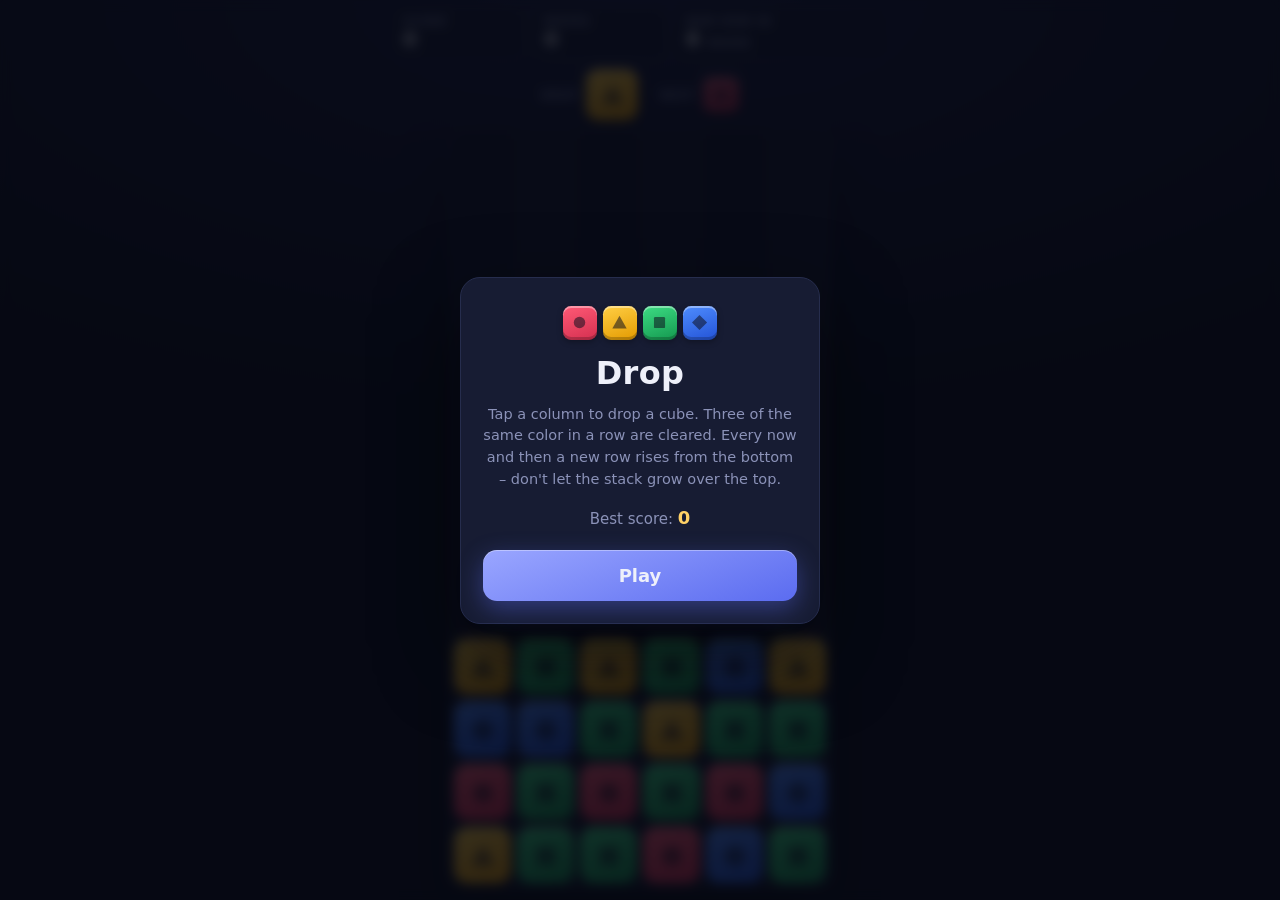
<file: phone-games/pudotus/index.html>
<!doctype html>
<html lang="en">
<head>
  <meta charset="utf-8">
  <meta name="viewport" content="width=device-width, initial-scale=1, maximum-scale=1, user-scalable=no, viewport-fit=cover">
  <meta name="theme-color" content="#0b0e1a">
  <meta name="mobile-web-app-capable" content="yes">
  <meta name="apple-mobile-web-app-capable" content="yes">
  <title>Drop</title>
  <link rel="stylesheet" href="style.css">
</head>
<body>
  <div id="app">
    <header id="hud">
      <div class="stat"><span class="label">Score</span><span id="score" class="value">0</span></div>
      <div class="stat"><span class="label">Moves</span><span id="moves" class="value">0</span></div>
      <div class="stat" id="rowStat"><span class="label">New row in</span><span class="value"><span id="rowIn">8</span> <small>moves</small></span></div>
    </header>

    <section id="queue">
      <div class="q-slot"><span class="label">Drop</span><div id="qCurrent" class="q-cube"></div></div>
      <div class="q-slot" id="qNextSlot"><span class="label">Next</span><div id="qNext" class="q-cube small"></div></div>
    </section>

    <main id="boardWrap">
      <div id="board">
        <div id="columns"></div>
        <div id="cubes"></div>
        <div id="fx"></div>
      </div>
    </main>
  </div>

  <div id="startScreen" class="overlay">
    <div class="card">
      <div class="logo" id="logo"></div>
      <h1>Drop</h1>
      <p class="rules">Tap a column to drop a cube. Three of the same color in a row are cleared. Every now and then a new row rises from the bottom – don't let the stack grow over the top.</p>
      <p class="best">Best score: <b id="startBest">0</b></p>
      <button class="btn" id="playBtn">Play</button>
    </div>
  </div>

  <div id="endScreen" class="overlay hidden">
    <div class="card">
      <h1>Game over</h1>
      <p class="newbest hidden" id="newBest">New record!</p>
      <div class="results">
        <div><span class="label">Score</span><b id="endScore">0</b></div>
        <div><span class="label">Moves</span><b id="endMoves">0</b></div>
        <div><span class="label">Best</span><b id="endBest">0</b></div>
      </div>
      <button class="btn" id="againBtn">Play again</button>
    </div>
  </div>

  <div id="debug" class="hidden"></div>

  <script src="game.js"></script>
</body>
</html>
</file>
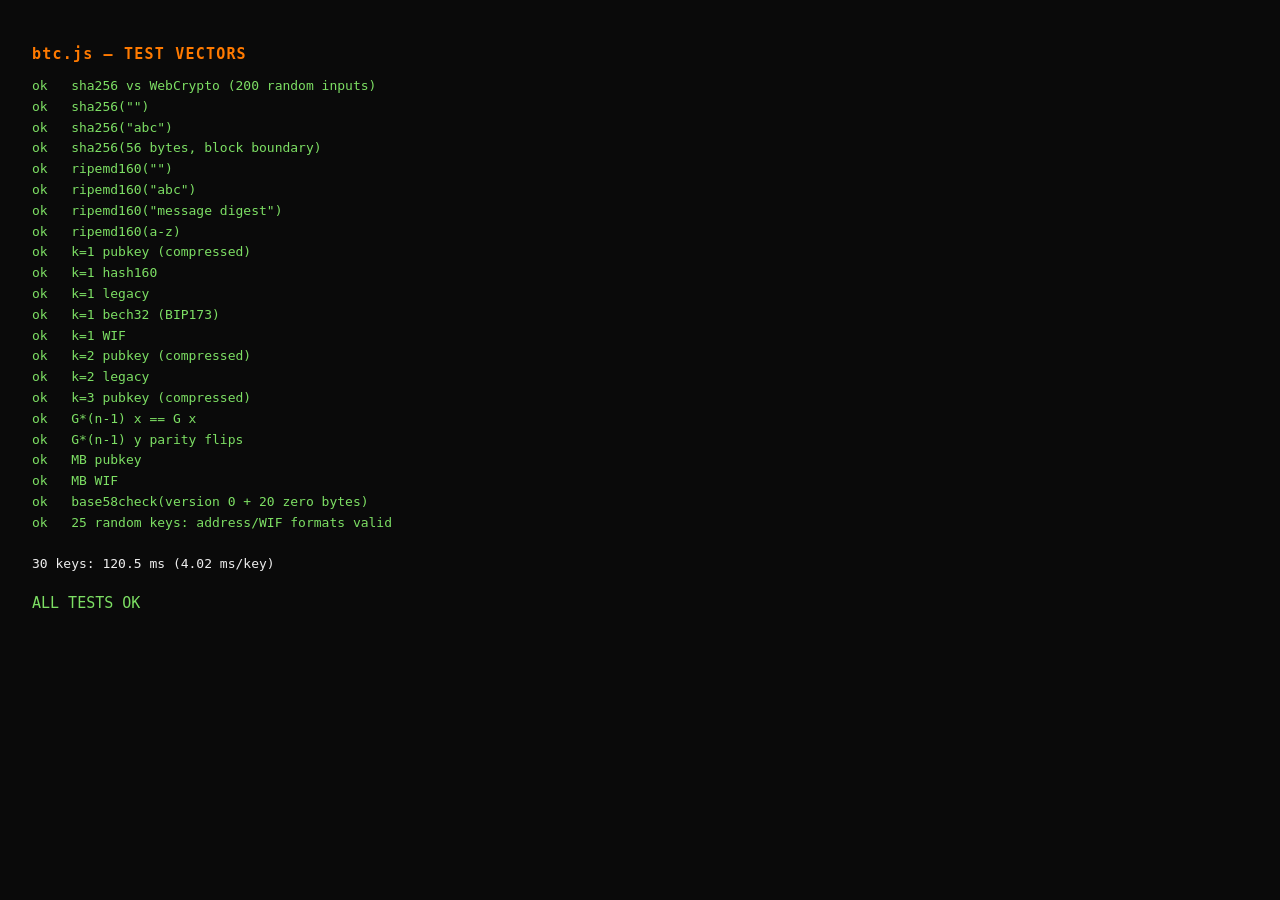
<file: other/avainjahti/test.html>
<!doctype html>
<html lang="en">
<head>
<meta charset="utf-8">
<title>btc.js – test vectors</title>
<style>
  body { background:#0a0a0a; color:#eee; font:13px/1.6 ui-monospace,Consolas,monospace; padding:24px; }
  .ok { color:#7ddf64; }
  .fail { color:#ff5a3c; }
  h1 { font-size:15px; color:#ff7a00; letter-spacing:.08em; }
  pre { margin:0; white-space:pre-wrap; }
  #sum { margin-top:16px; font-size:15px; }
</style>
</head>
<body>
<h1>btc.js – TEST VECTORS</h1>
<pre id="out"></pre>
<div id="sum"></div>
<script src="btc.js"></script>
<script>
(async function () {
  var out = document.getElementById('out');
  var fails = 0;
  function eq(name, got, want) {
    var pass = got === want;
    if (!pass) fails++;
    out.innerHTML += '<span class="' + (pass ? 'ok' : 'fail') + '">' +
      (pass ? 'ok   ' : 'FAIL ') + name + '</span>\n' +
      (pass ? '' : '       got  ' + got + '\n       want ' + want + '\n');
  }
  var hex = BTC.bytesToHex;
  var enc = function (s) { return new TextEncoder().encode(s); };

  // SHA-256 ristiin WebCryptoa vastaan, satunnaisilla pituuksilla
  var shaOk = true;
  for (var i = 0; i < 200 && shaOk; i++) {
    var buf = new Uint8Array(Math.floor(Math.random() * 200));
    crypto.getRandomValues(buf);
    var want = hex(new Uint8Array(await crypto.subtle.digest('SHA-256', buf)));
    if (hex(BTC.sha256(buf)) !== want) shaOk = false;
  }
  eq('sha256 vs WebCrypto (200 random inputs)', shaOk, true);

  eq('sha256("")', hex(BTC.sha256(new Uint8Array(0))),
     'e3b0c44298fc1c149afbf4c8996fb92427ae41e4649b934ca495991b7852b855');
  eq('sha256("abc")', hex(BTC.sha256(enc('abc'))),
     'ba7816bf8f01cfea414140de5dae2223b00361a396177a9cb410ff61f20015ad');
  eq('sha256(56 bytes, block boundary)', hex(BTC.sha256(enc('a'.repeat(56)))),
     'b35439a4ac6f0948b6d6f9e3c6af0f5f590ce20f1bde7090ef7970686ec6738a');
  eq('ripemd160("")', hex(BTC.ripemd160(new Uint8Array(0))),
     '9c1185a5c5e9fc54612808977ee8f548b2258d31');
  eq('ripemd160("abc")', hex(BTC.ripemd160(enc('abc'))),
     '8eb208f7e05d987a9b044a8e98c6b087f15a0bfc');
  eq('ripemd160("message digest")', hex(BTC.ripemd160(enc('message digest'))),
     '5d0689ef49d2fae572b881b123a85ffa21595f36');
  eq('ripemd160(a-z)', hex(BTC.ripemd160(enc('abcdefghijklmnopqrstuvwxyz'))),
     'f71c27109c692c1b56bbdceb5b9d2865b3708dbc');

  var one = BTC.deriveKey(1n);
  eq('k=1 pubkey (compressed)', one.pubHex,
     '0279be667ef9dcbbac55a06295ce870b07029bfcdb2dce28d959f2815b16f81798');
  eq('k=1 hash160', one.hash160, '751e76e8199196d454941c45d1b3a323f1433bd6');
  eq('k=1 legacy', one.legacy, '1BgGZ9tcN4rm9KBzDn7KprQz87SZ26SAMH');
  eq('k=1 bech32 (BIP173)', one.bech32, 'bc1qw508d6qejxtdg4y5r3zarvary0c5xw7kv8f3t4');
  eq('k=1 WIF', one.wif, 'KwDiBf89QgGbjEhKnhXJuH7LrciVrZi3qYjgd9M7rFU73sVHnoWn');

  var two = BTC.deriveKey(2n);
  eq('k=2 pubkey (compressed)', two.pubHex,
     '02c6047f9441ed7d6d3045406e95c07cd85c778e4b8cef3ca7abac09b95c709ee5');
  eq('k=2 legacy', two.legacy, '1cMh228HTCiwS8ZsaakH8A8wze1JR5ZsP');

  var three = BTC.deriveKey(3n);
  eq('k=3 pubkey (compressed)', three.pubHex,
     '02f9308a019258c31049344f85f89d5229b531c845836f99b08601f113bce036f9');

  // secp256k1 ryhmalaki: G*(n-1) = -G, eli sama x, vastakkainen y-pariteetti
  var last = BTC.publicKey(BTC.N - 1n);
  eq('G*(n-1) x == G x', hex(last).slice(2), one.pubHex.slice(2));
  eq('G*(n-1) y parity flips', hex(last).slice(0, 2), '03');

  // Mastering Bitcoin -kirjan esimerkkiavain
  var mb = BTC.deriveKey(0x1e99423a4ed27608a15a2616a2b0e9e52ced330ac530edcc32c8ffc6a526aeddn);
  eq('MB pubkey', mb.pubHex,
     '03f028892bad7ed57d2fb57bf33081d5cfcf6f9ed3d3d7f159c2e2fff579dc341a');
  eq('MB WIF', mb.wif, 'KxFC1jmwwCoACiCAWZ3eXa96mBM6tb3TYzGmf6YwgdGWZgawvrtJ');

  eq('base58check(version 0 + 20 zero bytes)', BTC.p2pkhAddress(new Uint8Array(20)),
     '1111111111111111111114oLvT2');

  // Muoto- ja pituustarkistukset satunnaisavaimilla
  var shapeOk = true;
  for (var j = 0; j < 25; j++) {
    var k = BTC.deriveKey();
    if (!/^1[1-9A-HJ-NP-Za-km-z]{25,33}$/.test(k.legacy)) shapeOk = false;
    if (!/^bc1q[02-9ac-hj-np-z]{38}$/.test(k.bech32)) shapeOk = false;
    if (!/^[KL][1-9A-HJ-NP-Za-km-z]{51}$/.test(k.wif)) shapeOk = false;
    if (k.privHex.length !== 64) shapeOk = false;
  }
  eq('25 random keys: address/WIF formats valid', shapeOk, true);

  // Suorituskyky
  var t0 = performance.now();
  for (var m = 0; m < 30; m++) BTC.deriveKey();
  var ms = performance.now() - t0;
  out.innerHTML += '\n30 keys: ' + ms.toFixed(1) + ' ms (' + (ms / 30).toFixed(2) + ' ms/key)\n';

  var sum = document.getElementById('sum');
  sum.className = fails === 0 ? 'ok' : 'fail';
  sum.textContent = fails === 0 ? 'ALL TESTS OK' : fails + ' TESTS FAILED';
  document.title = (fails === 0 ? 'OK' : 'FAIL ' + fails) + ' – btc.js';
})();
</script>
</body>
</html>
</file>
<file: phone-games/pudotus/style.css>
:root {
  --bg: #0b0e1a;
  --bg2: #121629;
  --panel: #171c33;
  --line: #262d4d;
  --text: #eef0fa;
  --muted: #8b92b8;
  --accent: #8d9aff;
  --danger: #ff4d6d;
  --gold: #ffd166;
  --cell: 40px;
  --cols: 6;
  --rows: 12;
}

* { box-sizing: border-box; margin: 0; padding: 0; -webkit-tap-highlight-color: transparent; }

html, body {
  height: 100%;
  overflow: hidden;
  overscroll-behavior: none;
  background-color: var(--bg);
  background-image: radial-gradient(120% 70% at 50% 0%, #1b2042 0%, var(--bg) 65%);
  color: var(--text);
  font-family: system-ui, -apple-system, "Segoe UI", Roboto, sans-serif;
  -webkit-user-select: none;
  user-select: none;
  -webkit-touch-callout: none;
  -webkit-text-size-adjust: 100%;
  touch-action: none;
}

button { font: inherit; color: inherit; border: 0; background: none; cursor: pointer; touch-action: manipulation; }
.hidden { display: none !important; }

#app {
  height: 100vh;
  height: 100dvh;
  max-width: 520px;
  margin: 0 auto;
  display: flex;
  flex-direction: column;
  padding: calc(env(safe-area-inset-top) + 8px) 12px calc(env(safe-area-inset-bottom) + 10px);
}

/* ---------- HUD ---------- */
#hud { display: grid; grid-template-columns: 1fr 1fr 1.6fr; gap: 8px; }
.stat {
  background: var(--panel);
  border: 1px solid var(--line);
  border-radius: 12px;
  padding: 6px 10px;
  min-width: 0;
  transition: border-color .2s;
}
.label {
  display: block;
  font-size: 10.5px;
  font-weight: 700;
  letter-spacing: .09em;
  text-transform: uppercase;
  color: var(--muted);
}
.value {
  display: block;
  font-size: 20px;
  font-weight: 800;
  line-height: 1.25;
  font-variant-numeric: tabular-nums;
  white-space: nowrap;
}
.value small { font-size: 12px; font-weight: 600; color: var(--muted); }
#rowStat.soon .value { color: var(--gold); }
#rowStat.now { border-color: var(--danger); animation: pulse .9s ease-in-out infinite; }
#rowStat.now .value { color: var(--danger); }
.bump { animation: bump .22s ease-out; }

/* ---------- Jono ---------- */
#queue { display: flex; align-items: center; justify-content: center; gap: 22px; padding: 10px 0; }
.q-slot { display: flex; align-items: center; gap: 8px; }
/* Kiinteä koko: jonon korkeus ei saa riippua --cell-arvosta, koska --cell lasketaan jäljelle jäävästä tilasta */
.q-cube { width: 52px; height: 52px; }
.q-cube.small { width: 36px; height: 36px; opacity: .75; }
.q-cube .face { animation: qIn .18s ease-out; transform-origin: 50% 50%; }

/* ---------- Pelilauta ---------- */
#boardWrap { flex: 1; min-height: 0; display: flex; justify-content: center; align-items: flex-start; }
#board {
  position: relative;
  width: calc(var(--cell) * var(--cols));
  height: calc(var(--cell) * var(--rows));
  border-radius: 14px;
  overflow: hidden;
  background: var(--bg2);
  box-shadow: 0 0 0 1px var(--line), 0 20px 50px rgba(0, 0, 0, .45);
  touch-action: none;
}
#board::before {
  content: "";
  position: absolute;
  left: 0; right: 0; top: 0;
  height: var(--cell);
  background: linear-gradient(rgba(255, 77, 109, .28), rgba(255, 77, 109, 0));
  opacity: 0;
  transition: opacity .3s;
  pointer-events: none;
  z-index: 1;
}
#board.danger::before { opacity: 1; animation: pulse 1.1s ease-in-out infinite; }
#board.over { animation: boardShake .45s ease-in-out; }
#board.over #cubes { filter: grayscale(.7) brightness(.6); transition: filter .6s; }

#columns { position: absolute; inset: 0; display: flex; }
.col { flex: 1; transition: background-color .15s; }
.col:nth-child(even) { background-color: rgba(255, 255, 255, .025); }
.col.press { background-color: rgba(141, 154, 255, .16); transition: none; }
.col.full { animation: fullFlash .35s ease-out; }

#cubes, #fx { position: absolute; inset: 0; pointer-events: none; }
#fx { z-index: 2; }

.cube {
  position: absolute;
  left: 0; top: 0;
  width: var(--cell);
  height: var(--cell);
  padding: calc(var(--cell) * .05);
  will-change: transform;
}
.face {
  width: 100%;
  height: 100%;
  border-radius: 24%;
  display: grid;
  place-items: center;
  background: linear-gradient(160deg, var(--c) 0%, var(--c2) 100%);
  box-shadow: inset 0 2px 0 rgba(255, 255, 255, .38), inset 0 -3px 0 rgba(0, 0, 0, .22), 0 2px 6px rgba(0, 0, 0, .3);
  transform-origin: 50% 100%;
}
.face svg { width: 56%; height: 56%; fill: rgba(12, 14, 30, .55); }
.face.stone {
  background:
    repeating-linear-gradient(45deg, rgba(255, 255, 255, .06) 0 3px, transparent 3px 7px),
    linear-gradient(160deg, #6b7088 0%, #3a3e52 100%);
  box-shadow: inset 0 0 0 2px rgba(0, 0, 0, .25), inset 0 2px 0 rgba(255, 255, 255, .15), 0 2px 6px rgba(0, 0, 0, .3);
}
.face.stone svg { width: 70%; height: 70%; fill: none; stroke: rgba(255, 255, 255, .35); stroke-width: 1.8; stroke-linecap: round; stroke-linejoin: round; }

.face.land  { animation: land .16s ease-out; }
.face.clear { animation: clear var(--clear-ms, 190ms) ease-in forwards; transform-origin: 50% 50%; }
.face.crack { animation: crack .26s ease-out; transform-origin: 50% 50%; }
.face.shake { animation: shake .3s ease-in-out; transform-origin: 50% 50%; }

/* ---------- Popupit ---------- */
.pop {
  position: absolute;
  transform: translate(-50%, -50%);
  font-weight: 900;
  font-size: calc(var(--cell) * .45);
  white-space: nowrap;
  text-shadow: 0 2px 8px rgba(0, 0, 0, .7);
  animation: popUp .75s ease-out forwards;
}
.pop.chain { font-size: calc(var(--cell) * .8); color: var(--gold); animation-duration: .95s; }
.pop.stage { font-size: calc(var(--cell) * .48); color: var(--accent); animation-duration: 1.6s; }

/* ---------- Overlayt ---------- */
.overlay {
  position: fixed;
  inset: 0;
  z-index: 10;
  display: flex;
  align-items: center;
  justify-content: center;
  padding: 24px;
  background: rgba(6, 8, 18, .8);
  -webkit-backdrop-filter: blur(6px);
  backdrop-filter: blur(6px);
  animation: fadeIn .25s ease-out;
}
.card {
  width: min(360px, 100%);
  background: var(--panel);
  border: 1px solid var(--line);
  border-radius: 20px;
  padding: 28px 22px 22px;
  text-align: center;
  box-shadow: 0 30px 80px rgba(0, 0, 0, .5);
}
.card h1 { font-size: 32px; font-weight: 900; letter-spacing: .01em; }
.logo { display: flex; justify-content: center; gap: 6px; margin-bottom: 14px; }
.logo .face { width: 34px; height: 34px; }
.rules { margin-top: 12px; color: var(--muted); font-size: 14.5px; line-height: 1.5; }
.best { margin-top: 16px; font-size: 15px; color: var(--muted); }
.best b { color: var(--gold); font-size: 18px; }
.newbest { margin-top: 6px; color: var(--gold); font-weight: 800; animation: pulse 1s ease-in-out infinite; }
.results { display: grid; grid-template-columns: repeat(3, 1fr); gap: 8px; margin-top: 18px; }
.results div { background: var(--bg2); border-radius: 12px; padding: 10px 4px; }
.results b { display: block; font-size: 22px; margin-top: 2px; font-variant-numeric: tabular-nums; }
.btn {
  display: block;
  width: 100%;
  margin-top: 22px;
  padding: 15px;
  border-radius: 14px;
  background: linear-gradient(160deg, #9aa6ff, #5b6cf0);
  font-size: 18px;
  font-weight: 800;
  box-shadow: 0 8px 24px rgba(91, 108, 240, .4), inset 0 1px 0 rgba(255, 255, 255, .35);
  transition: transform .08s;
}
.btn:active { transform: scale(.97); }

/* ---------- Debug ---------- */
#debug {
  position: fixed;
  left: 8px;
  bottom: calc(env(safe-area-inset-bottom) + 8px);
  z-index: 20;
  max-width: calc(100% - 16px);
  background: rgba(0, 0, 0, .82);
  border: 1px solid #3a3f5a;
  border-radius: 8px;
  padding: 8px 10px;
  font: 11px/1.45 ui-monospace, Consolas, monospace;
  color: #a6f3a6;
  touch-action: auto;
  -webkit-user-select: text;
  user-select: text;
}
#debug.min { opacity: .55; }
#debug.min .row { display: none; }
#debug #dbgInfo { cursor: pointer; }
#debug .row { display: flex; gap: 6px; margin-top: 6px; align-items: center; }
#debug input { width: 64px; font: inherit; padding: 3px 5px; background: #111; color: #fff; border: 1px solid #555; border-radius: 4px; }
#debug button { padding: 3px 8px; background: #2b3150; border-radius: 4px; color: #fff; font: inherit; }

/* ---------- Animaatiot ---------- */
@keyframes land  { 0% { transform: scale(1.1, .86); } 60% { transform: scale(.97, 1.04); } 100% { transform: scale(1); } }
@keyframes clear { 0% { transform: scale(1); filter: brightness(1); } 35% { transform: scale(1.18); filter: brightness(1.8); } 100% { transform: scale(.1); opacity: 0; filter: brightness(2); } }
@keyframes crack { 0% { transform: scale(.75); filter: brightness(2.2); } 100% { transform: scale(1); filter: brightness(1); } }
@keyframes shake { 0%, 100% { transform: translateX(0); } 20% { transform: translateX(-12%); } 40% { transform: translateX(10%); } 60% { transform: translateX(-7%); } 80% { transform: translateX(4%); } }
@keyframes fullFlash { 0% { background-color: rgba(255, 77, 109, .3); } 100% { background-color: transparent; } }
@keyframes boardShake { 0%, 100% { transform: translateX(0); } 20% { transform: translateX(-8px); } 40% { transform: translateX(7px); } 60% { transform: translateX(-5px); } 80% { transform: translateX(3px); } }
@keyframes popUp {
  0%   { opacity: 0; transform: translate(-50%, -30%) scale(.7); }
  15%  { opacity: 1; transform: translate(-50%, -50%) scale(1.06); }
  70%  { opacity: 1; }
  100% { opacity: 0; transform: translate(-50%, -150%) scale(1); }
}
@keyframes pulse { 0%, 100% { opacity: 1; } 50% { opacity: .55; } }
@keyframes bump { 0% { transform: scale(1); } 50% { transform: scale(1.15); } 100% { transform: scale(1); } }
@keyframes qIn { 0% { transform: scale(.6); opacity: 0; } 100% { transform: scale(1); opacity: 1; } }
@keyframes fadeIn { from { opacity: 0; } to { opacity: 1; } }
</file>
